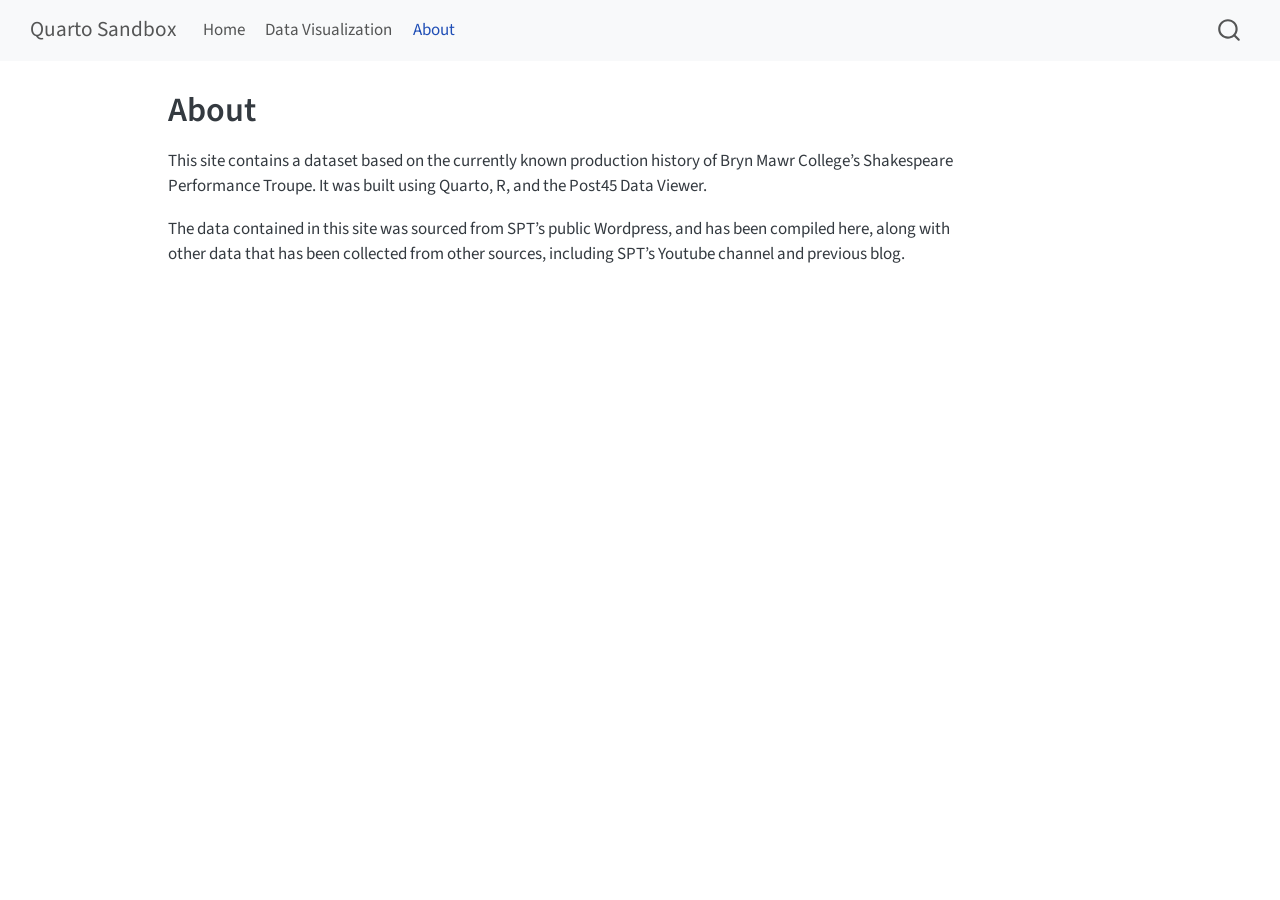
<file: _site/about.html>
<!DOCTYPE html>
<html xmlns="http://www.w3.org/1999/xhtml" lang="en" xml:lang="en"><head>

<meta charset="utf-8">
<meta name="generator" content="quarto-1.10.18">

<meta name="viewport" content="width=device-width, initial-scale=1.0, user-scalable=yes">


<title>About – Quarto Sandbox</title>
<style>
/* Default styles provided by pandoc.
** See https://pandoc.org/MANUAL.html#variables-for-html for config info.
*/
span.smallcaps{font-variant: small-caps;}
div.columns{display: flex; gap: 1.5em;}
div.column{flex: auto;}
@media screen {
div.columns{gap: min(4vw, 1.5em);}
div.column{overflow-x: auto;}
}
div.hanging-indent{margin-left: 1.5em; text-indent: -1.5em;}
ul.task-list{list-style: none;}
ul.task-list li input[type="checkbox"] {
  width: 0.8em;
  margin: 0 0.8em 0.2em -1em; /* quarto-specific, see https://github.com/quarto-dev/quarto-cli/issues/4556 */ 
  vertical-align: middle;
}
</style>


<script src="site_libs/quarto-nav/quarto-nav.js"></script>
<script src="site_libs/quarto-nav/headroom.min.js"></script>
<script src="site_libs/clipboard/clipboard.min.js"></script>
<script src="site_libs/quarto-search/autocomplete.umd.js"></script>
<script src="site_libs/quarto-search/fuse.min.js"></script>
<script src="site_libs/quarto-search/quarto-search.js"></script>
<meta name="quarto:offset" content="./">
<script src="site_libs/quarto-html/quarto.js" type="module"></script>
<script src="site_libs/quarto-html/tabsets/tabsets.js" type="module"></script>
<script src="site_libs/quarto-html/popper.min.js"></script>
<script src="site_libs/quarto-html/tippy.umd.min.js"></script>
<script src="site_libs/quarto-html/anchor.min.js"></script>
<link href="site_libs/quarto-html/tippy.css" rel="stylesheet">
<link href="site_libs/quarto-html/quarto-syntax-highlighting-64a204ab8560d761af7679ceaba22944.css" rel="stylesheet" id="quarto-text-highlighting-styles">
<script src="site_libs/bootstrap/bootstrap.min.js"></script>
<link href="site_libs/bootstrap/bootstrap-icons.css" rel="stylesheet">
<link href="site_libs/bootstrap/bootstrap-445b8638c3d06994fee0907d791121c4.min.css" rel="stylesheet" append-hash="true" id="quarto-bootstrap" data-mode="light">
<script id="quarto-search-options" type="application/json">{
  "location": "navbar",
  "copy-button": false,
  "collapse-after": 3,
  "panel-placement": "end",
  "type": "overlay",
  "limit": 50,
  "keyboard-shortcut": [
    "f",
    "/",
    "s"
  ],
  "show-item-context": false,
  "language": {
    "search-no-results-text": "No results",
    "search-matching-documents-text": "matching documents",
    "search-copy-link-title": "Copy link to search",
    "search-hide-matches-text": "Hide additional matches",
    "search-more-match-text": "more match in this document",
    "search-more-matches-text": "more matches in this document",
    "search-clear-button-title": "Clear",
    "search-text-placeholder": "",
    "search-detached-cancel-button-title": "Cancel",
    "search-submit-button-title": "Submit",
    "search-label": "Search"
  }
}</script>


<link rel="stylesheet" href="styles.css">
</head>

<body class="nav-fixed quarto-light">

<div id="quarto-search-results"></div>
  <header id="quarto-header" class="headroom fixed-top">
    <nav class="navbar navbar-expand-lg " data-bs-theme="dark">
      <div class="navbar-container container-fluid">
      <div class="navbar-brand-container mx-auto">
    <a class="navbar-brand" href="./index.html">
    <span class="navbar-title">Quarto Sandbox</span>
    </a>
  </div>
            <div id="quarto-search" class="" title="Search"></div>
          <button class="navbar-toggler" type="button" data-bs-toggle="collapse" data-bs-target="#navbarCollapse" aria-controls="navbarCollapse" role="menu" aria-expanded="false" aria-label="Toggle navigation" onclick="if (window.quartoToggleHeadroom) { window.quartoToggleHeadroom(); }">
  <span class="navbar-toggler-icon"></span>
</button>
          <div class="collapse navbar-collapse" id="navbarCollapse">
            <ul class="navbar-nav navbar-nav-scroll me-auto">
  <li class="nav-item">
    <a class="nav-link" href="./index.html"> 
<span class="menu-text">Home</span></a>
  </li>  
  <li class="nav-item">
    <a class="nav-link" href="./datavis.html"> 
<span class="menu-text">Data Visualization</span></a>
  </li>  
  <li class="nav-item">
    <a class="nav-link active" href="./about.html" aria-current="page"> 
<span class="menu-text">About</span></a>
  </li>  
</ul>
          </div> <!-- /navcollapse -->
            <div class="quarto-navbar-tools">
</div>
      </div> <!-- /container-fluid -->
    </nav>
</header>
<!-- content -->
<div id="quarto-content" class="quarto-container page-columns page-rows-contents page-layout-article page-navbar">
<!-- sidebar -->
<!-- margin-sidebar -->
    <div id="quarto-margin-sidebar" class="sidebar margin-sidebar zindex-bottom">
        
    </div>
<!-- main -->
<main class="content" id="quarto-document-content">

<header id="title-block-header" class="quarto-title-block default">
<div class="quarto-title">
<h1 class="title">About</h1>
</div>



<div class="quarto-title-meta">

    
  
    
  </div>
  


</header>


<p>This site contains a dataset based on the currently known production history of Bryn Mawr College’s Shakespeare Performance Troupe. It was built using Quarto, R, and the Post45 Data Viewer.</p>
<p>The data contained in this site was sourced from SPT’s public Wordpress, and has been compiled here, along with other data that has been collected from other sources, including SPT’s Youtube channel and previous blog.</p>



</main> <!-- /main -->
<script id="quarto-html-after-body" type="application/javascript">
  window.document.addEventListener("DOMContentLoaded", function (event) {
    const icon = "";
    const anchorJS = new window.AnchorJS();
    anchorJS.options = {
      placement: 'right',
      icon: icon
    };
    anchorJS.add('.anchored');
    const isCodeAnnotation = (el) => {
      for (const clz of el.classList) {
        if (clz.startsWith('code-annotation-')) {                     
          return true;
        }
      }
      return false;
    }
    const onCopySuccess = function(e) {
      // button target
      const button = e.trigger;
      // don't keep focus
      button.blur();
      // flash "checked"
      button.classList.add('code-copy-button-checked');
      var currentTitle = button.getAttribute("title");
      button.setAttribute("title", "Copied!");
      let tooltip;
      if (window.bootstrap) {
        button.setAttribute("data-bs-toggle", "tooltip");
        button.setAttribute("data-bs-placement", "left");
        button.setAttribute("data-bs-title", "Copied!");
        tooltip = new bootstrap.Tooltip(button, 
          { trigger: "manual", 
            customClass: "code-copy-button-tooltip",
            offset: [0, -8]});
        tooltip.show();    
      }
      setTimeout(function() {
        if (tooltip) {
          tooltip.hide();
          button.removeAttribute("data-bs-title");
          button.removeAttribute("data-bs-toggle");
          button.removeAttribute("data-bs-placement");
        }
        button.setAttribute("title", currentTitle);
        button.classList.remove('code-copy-button-checked');
      }, 1000);
      // clear code selection
      e.clearSelection();
    }
    const getTextToCopy = function(trigger) {
      const outerScaffold = trigger.parentElement.cloneNode(true);
      const codeEl = outerScaffold.querySelector('code');
      for (const childEl of codeEl.children) {
        if (isCodeAnnotation(childEl)) {
          childEl.remove();
        }
      }
      return codeEl.innerText;
    }
    const clipboard = new window.ClipboardJS('.code-copy-button:not([data-in-quarto-modal])', {
      text: getTextToCopy
    });
    clipboard.on('success', onCopySuccess);
    if (window.document.getElementById('quarto-embedded-source-code-modal')) {
      const clipboardModal = new window.ClipboardJS('.code-copy-button[data-in-quarto-modal]', {
        text: getTextToCopy,
        container: window.document.getElementById('quarto-embedded-source-code-modal')
      });
      clipboardModal.on('success', onCopySuccess);
    }
      var localhostRegex = new RegExp(/^(?:http|https):\/\/localhost\:?[0-9]*\//);
      var mailtoRegex = new RegExp(/^mailto:/);
        var filterRegex = new RegExp('/' + window.location.host + '/');
      var isInternal = (href) => {
          return filterRegex.test(href) || localhostRegex.test(href) || mailtoRegex.test(href);
      }
      // Inspect non-navigation links and adorn them if external
     var links = window.document.querySelectorAll('a[href]:not(.nav-link):not(.navbar-brand):not(.toc-action):not(.sidebar-link):not(.sidebar-item-toggle):not(.pagination-link):not(.no-external):not([aria-hidden]):not(.dropdown-item):not(.quarto-navigation-tool):not(.about-link)');
      for (var i=0; i<links.length; i++) {
        const link = links[i];
        if (!isInternal(link.href)) {
          // undo the damage that might have been done by quarto-nav.js in the case of
          // links that we want to consider external
          if (link.dataset.originalHref !== undefined) {
            link.href = link.dataset.originalHref;
          }
        }
      }
    function tippyHover(el, contentFn, onTriggerFn, onUntriggerFn) {
      const config = {
        allowHTML: true,
        maxWidth: 500,
        delay: 100,
        arrow: false,
        appendTo: function(el) {
            return el.parentElement;
        },
        interactive: true,
        interactiveBorder: 10,
        theme: 'quarto',
        placement: 'bottom-start',
      };
      if (contentFn) {
        config.content = contentFn;
      }
      if (onTriggerFn) {
        config.onTrigger = onTriggerFn;
      }
      if (onUntriggerFn) {
        config.onUntrigger = onUntriggerFn;
      }
      window.tippy(el, config); 
    }
    const noterefs = window.document.querySelectorAll('a[role="doc-noteref"]');
    for (var i=0; i<noterefs.length; i++) {
      const ref = noterefs[i];
      tippyHover(ref, function() {
        // use id or data attribute instead here
        let href = ref.getAttribute('data-footnote-href') || ref.getAttribute('href');
        try { href = new URL(href).hash; } catch {}
        const id = href.replace(/^#\/?/, "");
        const note = window.document.getElementById(id);
        if (note) {
          return note.innerHTML;
        } else {
          return "";
        }
      });
    }
    const xrefs = window.document.querySelectorAll('a.quarto-xref');
    const processXRef = (id, note) => {
      // Strip column container classes
      const stripColumnClz = (el) => {
        el.classList.remove("page-full", "page-columns");
        if (el.children) {
          for (const child of el.children) {
            stripColumnClz(child);
          }
        }
      }
      stripColumnClz(note)
      if (id === null || id.startsWith('sec-')) {
        // Special case sections, only their first couple elements
        const container = document.createElement("div");
        if (note.children && note.children.length > 2) {
          container.appendChild(note.children[0].cloneNode(true));
          for (let i = 1; i < note.children.length; i++) {
            const child = note.children[i];
            if (child.tagName === "P" && child.innerText === "") {
              continue;
            } else {
              container.appendChild(child.cloneNode(true));
              break;
            }
          }
          if (window.Quarto?.typesetMath) {
            window.Quarto.typesetMath(container);
          }
          return container.innerHTML
        } else {
          if (window.Quarto?.typesetMath) {
            window.Quarto.typesetMath(note);
          }
          return note.innerHTML;
        }
      } else {
        // Remove any anchor links if they are present
        const anchorLink = note.querySelector('a.anchorjs-link');
        if (anchorLink) {
          anchorLink.remove();
        }
        if (window.Quarto?.typesetMath) {
          window.Quarto.typesetMath(note);
        }
        if (note.classList.contains("callout")) {
          return note.outerHTML;
        } else {
          return note.innerHTML;
        }
      }
    }
    for (var i=0; i<xrefs.length; i++) {
      const xref = xrefs[i];
      tippyHover(xref, undefined, function(instance) {
        instance.disable();
        let url = xref.getAttribute('href');
        let hash = undefined; 
        if (url.startsWith('#')) {
          hash = url;
        } else {
          try { hash = new URL(url).hash; } catch {}
        }
        if (hash) {
          const id = hash.replace(/^#\/?/, "");
          const note = window.document.getElementById(id);
          if (note !== null) {
            try {
              const html = processXRef(id, note.cloneNode(true));
              instance.setContent(html);
            } finally {
              instance.enable();
              instance.show();
            }
          } else {
            // See if we can fetch this
            fetch(url.split('#')[0])
            .then(res => res.text())
            .then(html => {
              const parser = new DOMParser();
              const htmlDoc = parser.parseFromString(html, "text/html");
              const note = htmlDoc.getElementById(id);
              if (note !== null) {
                const html = processXRef(id, note);
                instance.setContent(html);
              } 
            }).finally(() => {
              instance.enable();
              instance.show();
            });
          }
        } else {
          // See if we can fetch a full url (with no hash to target)
          // This is a special case and we should probably do some content thinning / targeting
          fetch(url)
          .then(res => res.text())
          .then(html => {
            const parser = new DOMParser();
            const htmlDoc = parser.parseFromString(html, "text/html");
            const note = htmlDoc.querySelector('main.content');
            if (note !== null) {
              // This should only happen for chapter cross references
              // (since there is no id in the URL)
              // remove the first header
              if (note.children.length > 0 && note.children[0].tagName === "HEADER") {
                note.children[0].remove();
              }
              const html = processXRef(null, note);
              instance.setContent(html);
            } 
          }).finally(() => {
            instance.enable();
            instance.show();
          });
        }
      }, function(instance) {
      });
    }
        let selectedAnnoteEl;
        const selectorForAnnotation = ( cell, annotation) => {
          let cellAttr = 'data-code-cell="' + cell + '"';
          let lineAttr = 'data-code-annotation="' +  annotation + '"';
          const selector = 'span[' + cellAttr + '][' + lineAttr + ']';
          return selector;
        }
        const selectCodeLines = (annoteEl) => {
          const doc = window.document;
          const targetCell = annoteEl.getAttribute("data-target-cell");
          const targetAnnotation = annoteEl.getAttribute("data-target-annotation");
          const annoteSpan = window.document.querySelector(selectorForAnnotation(targetCell, targetAnnotation));
          const lines = annoteSpan.getAttribute("data-code-lines").split(",");
          const lineIds = lines.map((line) => {
            return targetCell + "-" + line;
          })
          let top = null;
          let height = null;
          let parent = null;
          if (lineIds.length > 0) {
              //compute the position of the single el (top and bottom and make a div)
              const el = window.document.getElementById(lineIds[0]);
              top = el.offsetTop;
              height = el.offsetHeight;
              parent = el.parentElement.parentElement;
            if (lineIds.length > 1) {
              const lastEl = window.document.getElementById(lineIds[lineIds.length - 1]);
              const bottom = lastEl.offsetTop + lastEl.offsetHeight;
              height = bottom - top;
            }
            if (top !== null && height !== null && parent !== null) {
              // cook up a div (if necessary) and position it 
              let div = window.document.getElementById("code-annotation-line-highlight");
              if (div === null) {
                div = window.document.createElement("div");
                div.setAttribute("id", "code-annotation-line-highlight");
                div.style.position = 'absolute';
                parent.appendChild(div);
              }
              div.style.top = top - 2 + "px";
              div.style.height = height + 4 + "px";
              div.style.left = 0;
              let gutterDiv = window.document.getElementById("code-annotation-line-highlight-gutter");
              if (gutterDiv === null) {
                gutterDiv = window.document.createElement("div");
                gutterDiv.setAttribute("id", "code-annotation-line-highlight-gutter");
                gutterDiv.style.position = 'absolute';
                const codeCell = window.document.getElementById(targetCell);
                const gutter = codeCell.querySelector('.code-annotation-gutter');
                gutter.appendChild(gutterDiv);
              }
              gutterDiv.style.top = top - 2 + "px";
              gutterDiv.style.height = height + 4 + "px";
            }
            selectedAnnoteEl = annoteEl;
          }
        };
        const unselectCodeLines = () => {
          const elementsIds = ["code-annotation-line-highlight", "code-annotation-line-highlight-gutter"];
          elementsIds.forEach((elId) => {
            const div = window.document.getElementById(elId);
            if (div) {
              div.remove();
            }
          });
          selectedAnnoteEl = undefined;
        };
          // Handle positioning of the toggle
      window.addEventListener(
        "resize",
        throttle(() => {
          elRect = undefined;
          if (selectedAnnoteEl) {
            selectCodeLines(selectedAnnoteEl);
          }
        }, 10)
      );
      function throttle(fn, ms) {
      let throttle = false;
      let timer;
        return (...args) => {
          if(!throttle) { // first call gets through
              fn.apply(this, args);
              throttle = true;
          } else { // all the others get throttled
              if(timer) clearTimeout(timer); // cancel #2
              timer = setTimeout(() => {
                fn.apply(this, args);
                timer = throttle = false;
              }, ms);
          }
        };
      }
        // Attach click handler to the DT
        const annoteDls = window.document.querySelectorAll('dt[data-target-cell]');
        for (const annoteDlNode of annoteDls) {
          annoteDlNode.addEventListener('click', (event) => {
            const clickedEl = event.target;
            if (clickedEl !== selectedAnnoteEl) {
              unselectCodeLines();
              const activeEl = window.document.querySelector('dt[data-target-cell].code-annotation-active');
              if (activeEl) {
                activeEl.classList.remove('code-annotation-active');
              }
              selectCodeLines(clickedEl);
              clickedEl.classList.add('code-annotation-active');
            } else {
              // Unselect the line
              unselectCodeLines();
              clickedEl.classList.remove('code-annotation-active');
            }
          });
        }
    const findCites = (el) => {
      const parentEl = el.parentElement;
      if (parentEl) {
        const cites = parentEl.dataset.cites;
        if (cites) {
          return {
            el,
            cites: cites.split(' ')
          };
        } else {
          return findCites(el.parentElement)
        }
      } else {
        return undefined;
      }
    };
    var bibliorefs = window.document.querySelectorAll('a[role="doc-biblioref"]');
    for (var i=0; i<bibliorefs.length; i++) {
      const ref = bibliorefs[i];
      const citeInfo = findCites(ref);
      if (citeInfo) {
        tippyHover(citeInfo.el, function() {
          var popup = window.document.createElement('div');
          citeInfo.cites.forEach(function(cite) {
            var citeDiv = window.document.createElement('div');
            citeDiv.classList.add('hanging-indent');
            citeDiv.classList.add('csl-entry');
            var biblioDiv = window.document.getElementById('ref-' + cite);
            if (biblioDiv) {
              citeDiv.innerHTML = biblioDiv.innerHTML;
            }
            popup.appendChild(citeDiv);
          });
          return popup.innerHTML;
        });
      }
    }
  });
  </script>
</div> <!-- /content -->




</body></html>
</file>
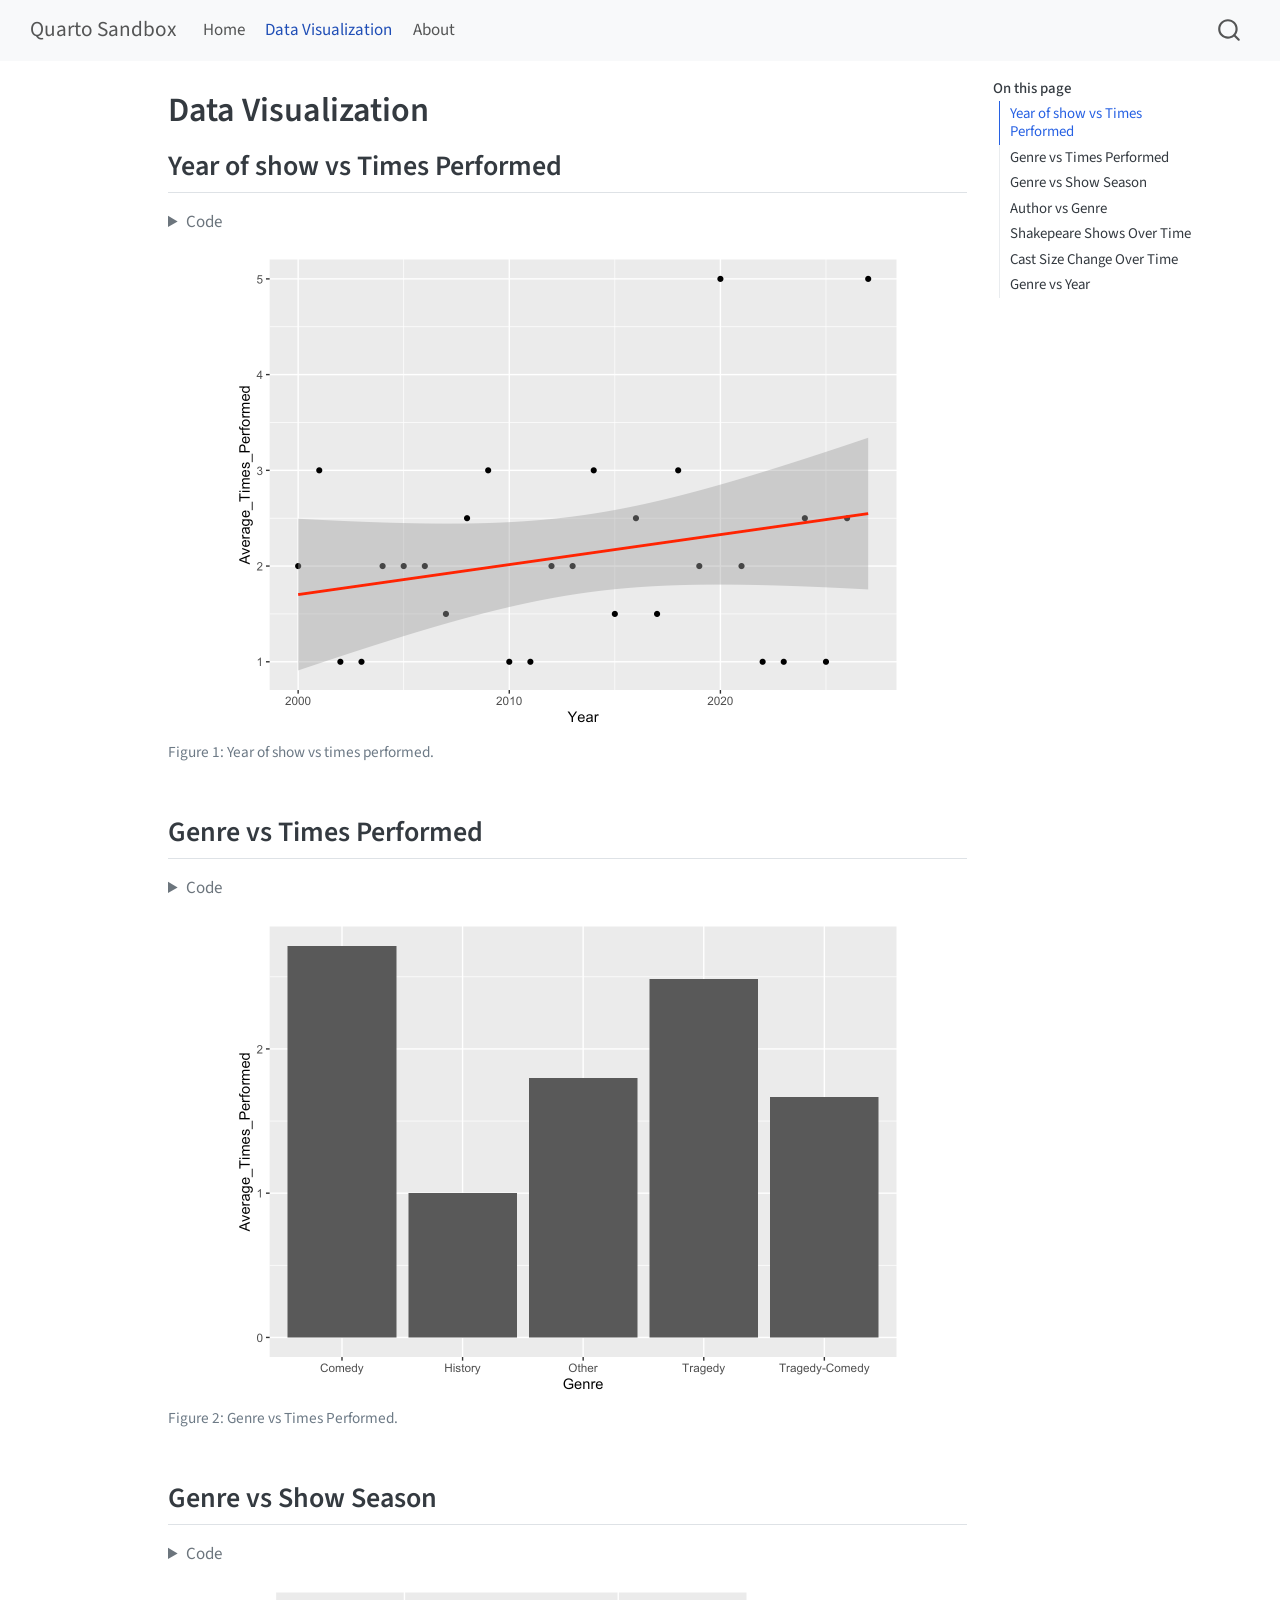
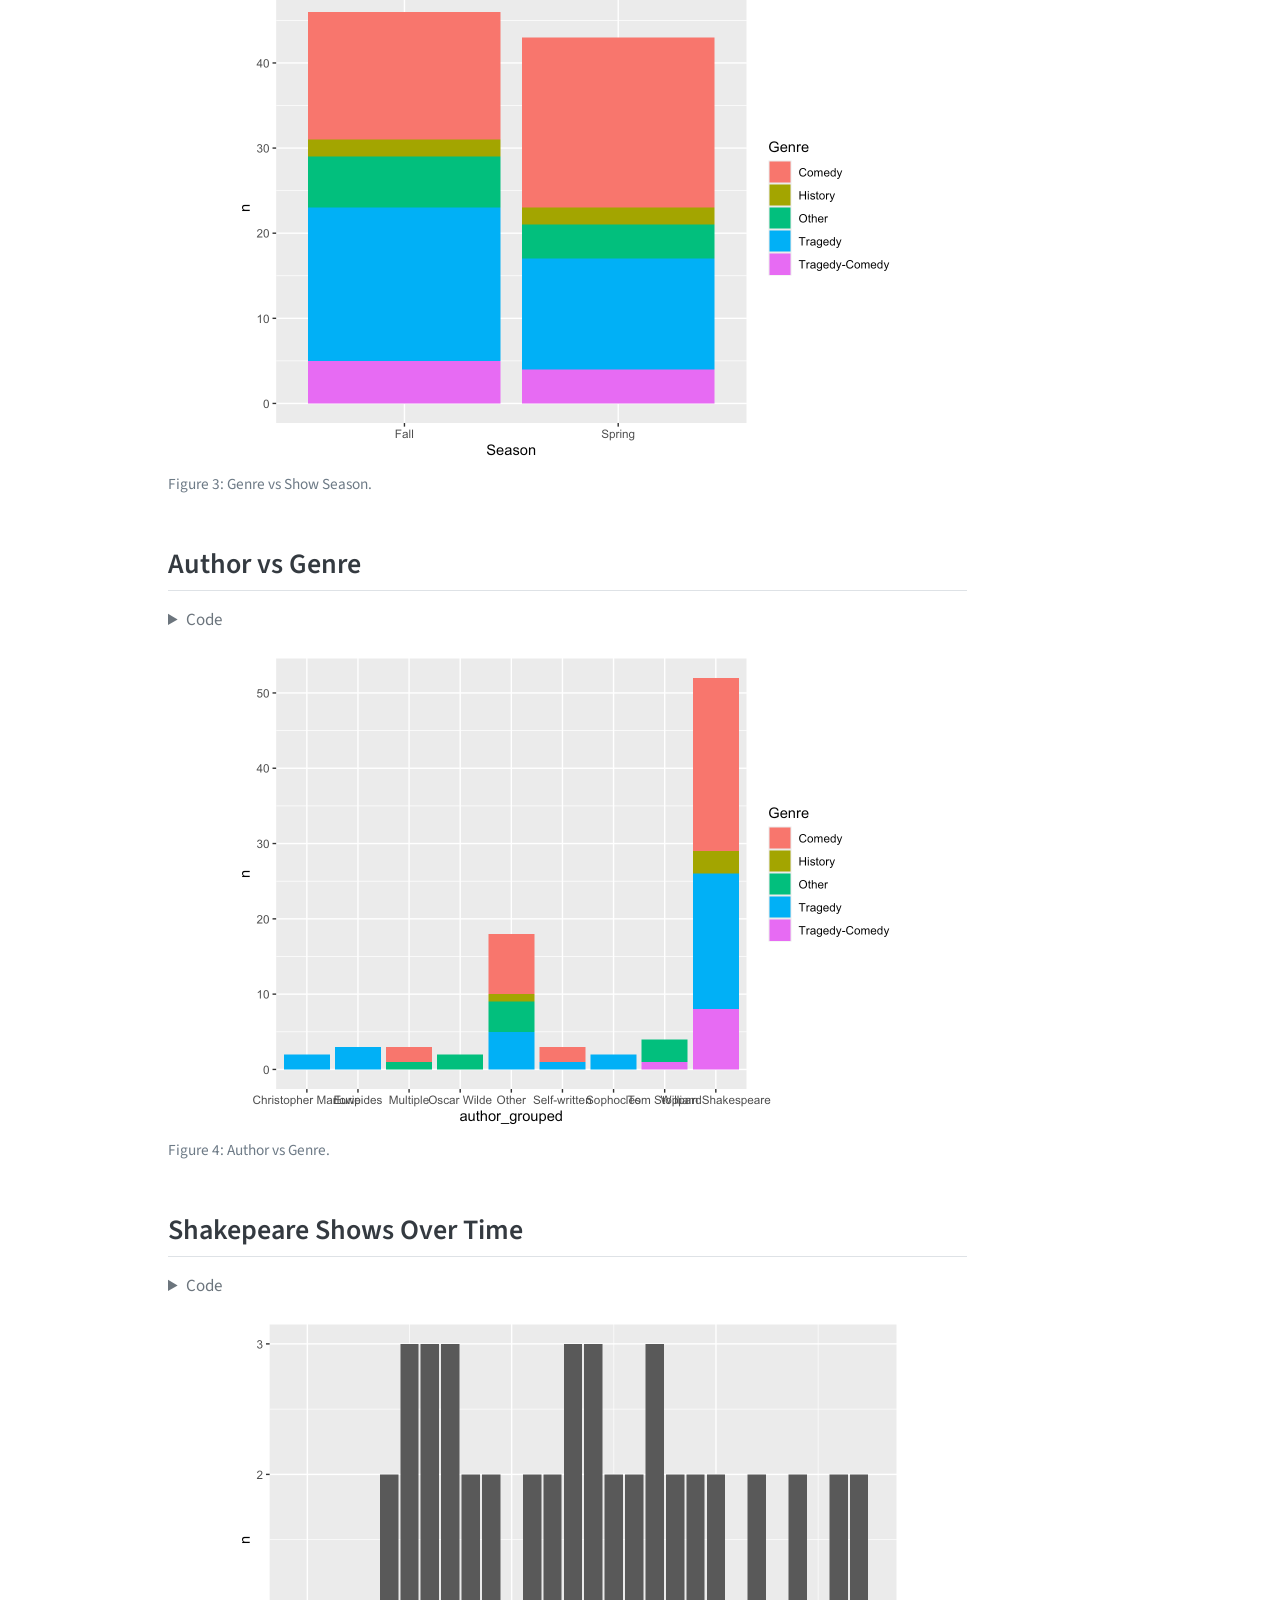
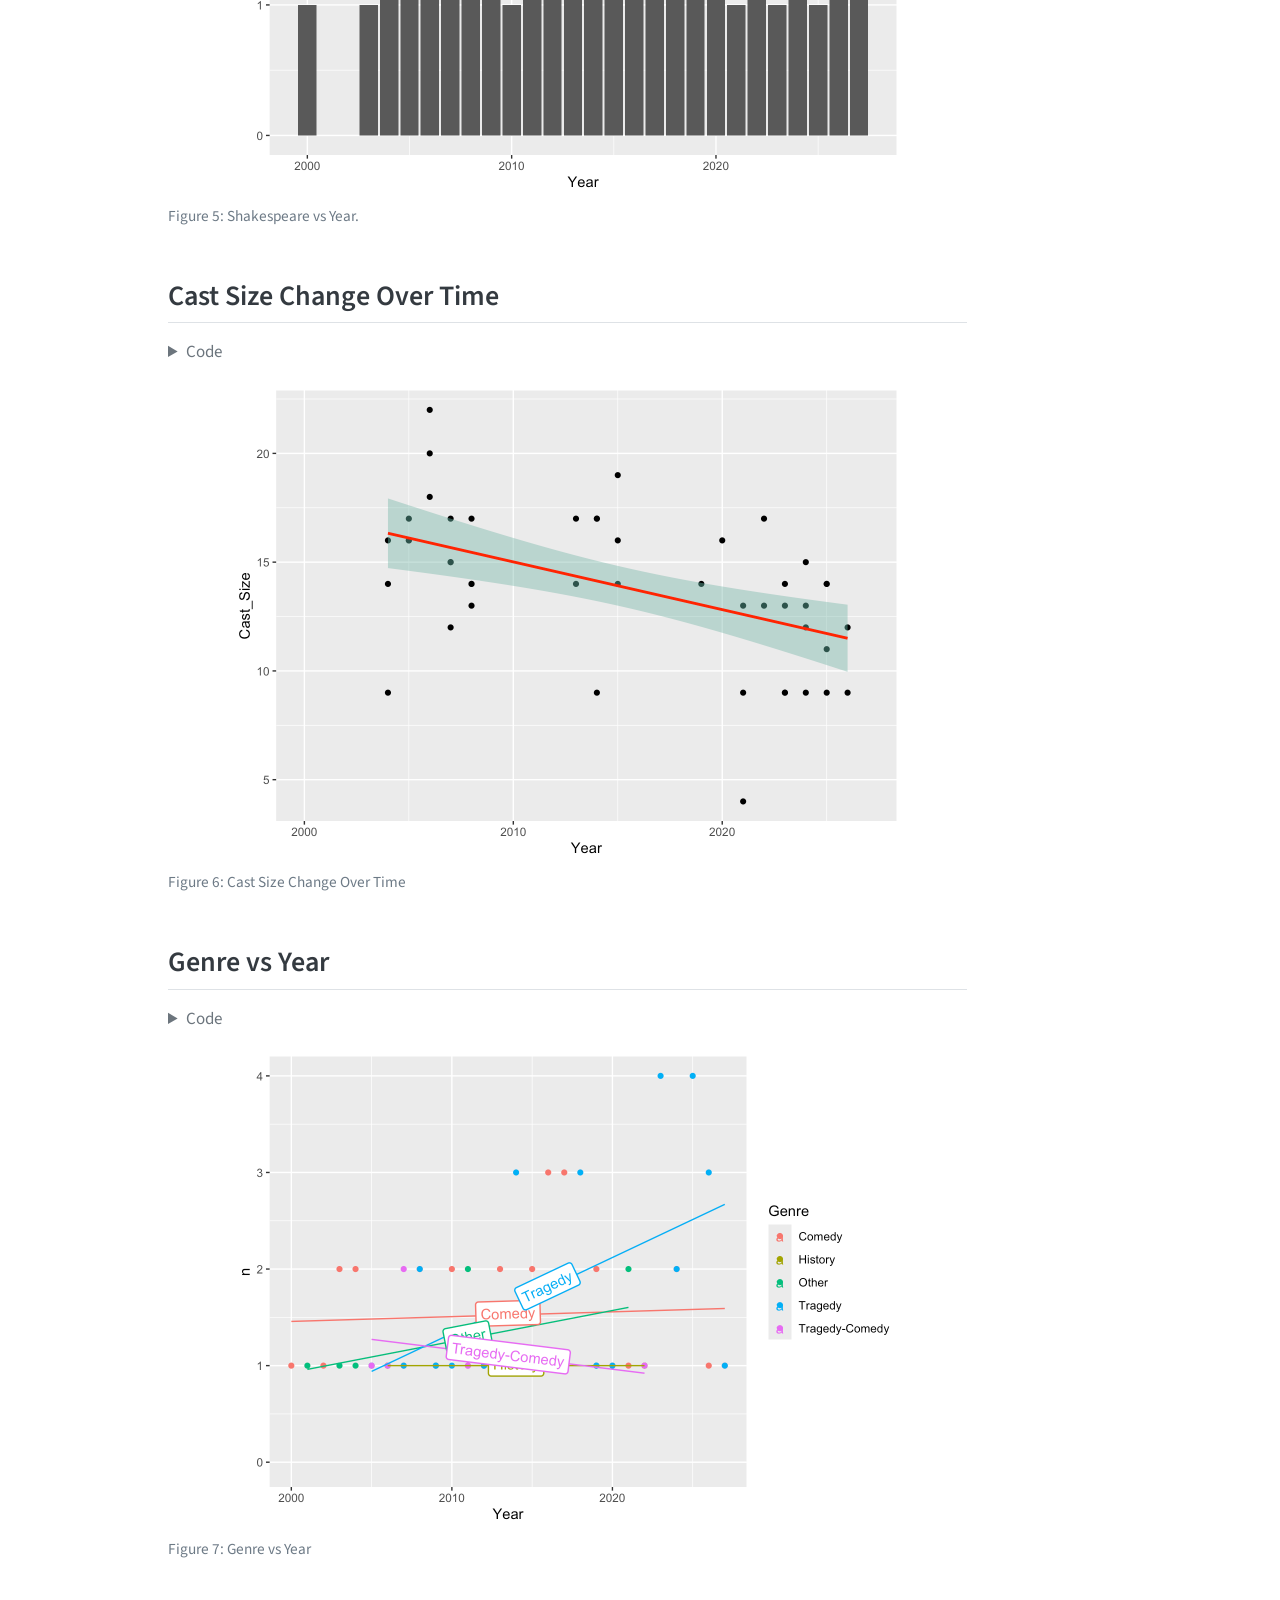
<file: _site/datavis.html>
<!DOCTYPE html>
<html xmlns="http://www.w3.org/1999/xhtml" lang="en" xml:lang="en"><head>

<meta charset="utf-8">
<meta name="generator" content="quarto-1.10.18">

<meta name="viewport" content="width=device-width, initial-scale=1.0, user-scalable=yes">


<title>Data Visualization – Quarto Sandbox</title>
<style>
/* Default styles provided by pandoc.
** See https://pandoc.org/MANUAL.html#variables-for-html for config info.
*/
span.smallcaps{font-variant: small-caps;}
div.columns{display: flex; gap: 1.5em;}
div.column{flex: auto;}
@media screen {
div.columns{gap: min(4vw, 1.5em);}
div.column{overflow-x: auto;}
}
div.hanging-indent{margin-left: 1.5em; text-indent: -1.5em;}
ul.task-list{list-style: none;}
ul.task-list li input[type="checkbox"] {
  width: 0.8em;
  margin: 0 0.8em 0.2em -1em; /* quarto-specific, see https://github.com/quarto-dev/quarto-cli/issues/4556 */ 
  vertical-align: middle;
}
/* CSS for syntax highlighting */
html { -webkit-text-size-adjust: 100%; }
pre > code.sourceCode { white-space: pre; position: relative; }
pre > code.sourceCode > span { display: inline-block; line-height: 1.25; }
pre > code.sourceCode > span:empty { height: 1.2em; }
.sourceCode { overflow: visible; }
code.sourceCode > span { color: inherit; text-decoration: inherit; }
div.sourceCode { margin: 1em 0; }
pre.sourceCode { margin: 0; }
@media screen {
div.sourceCode { overflow: auto; }
}
@media print {
pre > code.sourceCode { white-space: pre-wrap; }
pre > code.sourceCode > span { text-indent: -5em; padding-left: 5em; }
}
pre.numberSource code
  { counter-reset: source-line 0; }
pre.numberSource code > span
  { position: relative; left: -4em; counter-increment: source-line; }
pre.numberSource code > span > a:first-child::before
  { content: counter(source-line);
    position: relative; left: -1em; text-align: right; vertical-align: baseline;
    border: none; display: inline-block;
    -webkit-touch-callout: none; -webkit-user-select: none;
    -khtml-user-select: none; -moz-user-select: none;
    -ms-user-select: none; user-select: none;
    padding: 0 4px; width: 4em;
  }
pre.numberSource { margin-left: 3em;  padding-left: 4px; }
div.sourceCode
  {   }
@media screen {
pre > code.sourceCode > span > a:first-child::before { text-decoration: underline; }
}
</style>


<script src="site_libs/quarto-nav/quarto-nav.js"></script>
<script src="site_libs/quarto-nav/headroom.min.js"></script>
<script src="site_libs/clipboard/clipboard.min.js"></script>
<script src="site_libs/quarto-search/autocomplete.umd.js"></script>
<script src="site_libs/quarto-search/fuse.min.js"></script>
<script src="site_libs/quarto-search/quarto-search.js"></script>
<meta name="quarto:offset" content="./">
<script src="site_libs/quarto-html/quarto.js" type="module"></script>
<script src="site_libs/quarto-html/tabsets/tabsets.js" type="module"></script>
<script src="site_libs/quarto-html/popper.min.js"></script>
<script src="site_libs/quarto-html/tippy.umd.min.js"></script>
<script src="site_libs/quarto-html/anchor.min.js"></script>
<link href="site_libs/quarto-html/tippy.css" rel="stylesheet">
<link href="site_libs/quarto-html/quarto-syntax-highlighting-64a204ab8560d761af7679ceaba22944.css" rel="stylesheet" id="quarto-text-highlighting-styles">
<script src="site_libs/bootstrap/bootstrap.min.js"></script>
<link href="site_libs/bootstrap/bootstrap-icons.css" rel="stylesheet">
<link href="site_libs/bootstrap/bootstrap-445b8638c3d06994fee0907d791121c4.min.css" rel="stylesheet" append-hash="true" id="quarto-bootstrap" data-mode="light">
<script id="quarto-search-options" type="application/json">{
  "location": "navbar",
  "copy-button": false,
  "collapse-after": 3,
  "panel-placement": "end",
  "type": "overlay",
  "limit": 50,
  "keyboard-shortcut": [
    "f",
    "/",
    "s"
  ],
  "show-item-context": false,
  "language": {
    "search-no-results-text": "No results",
    "search-matching-documents-text": "matching documents",
    "search-copy-link-title": "Copy link to search",
    "search-hide-matches-text": "Hide additional matches",
    "search-more-match-text": "more match in this document",
    "search-more-matches-text": "more matches in this document",
    "search-clear-button-title": "Clear",
    "search-text-placeholder": "",
    "search-detached-cancel-button-title": "Cancel",
    "search-submit-button-title": "Submit",
    "search-label": "Search"
  }
}</script>


<link rel="stylesheet" href="styles.css">
</head>

<body class="nav-fixed quarto-light">

<div id="quarto-search-results"></div>
  <header id="quarto-header" class="headroom fixed-top">
    <nav class="navbar navbar-expand-lg " data-bs-theme="dark">
      <div class="navbar-container container-fluid">
      <div class="navbar-brand-container mx-auto">
    <a class="navbar-brand" href="./index.html">
    <span class="navbar-title">Quarto Sandbox</span>
    </a>
  </div>
            <div id="quarto-search" class="" title="Search"></div>
          <button class="navbar-toggler" type="button" data-bs-toggle="collapse" data-bs-target="#navbarCollapse" aria-controls="navbarCollapse" role="menu" aria-expanded="false" aria-label="Toggle navigation" onclick="if (window.quartoToggleHeadroom) { window.quartoToggleHeadroom(); }">
  <span class="navbar-toggler-icon"></span>
</button>
          <div class="collapse navbar-collapse" id="navbarCollapse">
            <ul class="navbar-nav navbar-nav-scroll me-auto">
  <li class="nav-item">
    <a class="nav-link" href="./index.html"> 
<span class="menu-text">Home</span></a>
  </li>  
  <li class="nav-item">
    <a class="nav-link active" href="./datavis.html" aria-current="page"> 
<span class="menu-text">Data Visualization</span></a>
  </li>  
  <li class="nav-item">
    <a class="nav-link" href="./about.html"> 
<span class="menu-text">About</span></a>
  </li>  
</ul>
          </div> <!-- /navcollapse -->
            <div class="quarto-navbar-tools">
</div>
      </div> <!-- /container-fluid -->
    </nav>
</header>
<!-- content -->
<div id="quarto-content" class="quarto-container page-columns page-rows-contents page-layout-article page-navbar">
<!-- sidebar -->
<!-- margin-sidebar -->
    <div id="quarto-margin-sidebar" class="sidebar margin-sidebar">
        <nav id="TOC" role="doc-toc" class="toc-active">
    <h2 id="toc-title">On this page</h2>
   
  <ul>
  <li><a href="#year-of-show-vs-times-performed" id="toc-year-of-show-vs-times-performed" class="nav-link active" data-scroll-target="#year-of-show-vs-times-performed">Year of show vs Times Performed</a></li>
  <li><a href="#genre-vs-times-performed" id="toc-genre-vs-times-performed" class="nav-link" data-scroll-target="#genre-vs-times-performed">Genre vs Times Performed</a></li>
  <li><a href="#genre-vs-show-season" id="toc-genre-vs-show-season" class="nav-link" data-scroll-target="#genre-vs-show-season">Genre vs Show Season</a></li>
  <li><a href="#author-vs-genre" id="toc-author-vs-genre" class="nav-link" data-scroll-target="#author-vs-genre">Author vs Genre</a></li>
  <li><a href="#shakepeare-shows-over-time" id="toc-shakepeare-shows-over-time" class="nav-link" data-scroll-target="#shakepeare-shows-over-time">Shakepeare Shows Over Time</a></li>
  <li><a href="#cast-size-change-over-time" id="toc-cast-size-change-over-time" class="nav-link" data-scroll-target="#cast-size-change-over-time">Cast Size Change Over Time</a></li>
  <li><a href="#genre-vs-year" id="toc-genre-vs-year" class="nav-link" data-scroll-target="#genre-vs-year">Genre vs Year</a></li>
  </ul>
</nav>
    </div>
<!-- main -->
<main class="content" id="quarto-document-content">

<header id="title-block-header" class="quarto-title-block default">
<div class="quarto-title">
<h1 class="title">Data Visualization</h1>
</div>



<div class="quarto-title-meta">

    
  
    
  </div>
  


</header>


<section id="year-of-show-vs-times-performed" class="level2">
<h2 class="anchored" data-anchor-id="year-of-show-vs-times-performed">Year of show vs Times Performed</h2>
<div class="cell">
<details class="code-fold">
<summary>Code</summary>
<div class="code-copy-outer-scaffold"><div class="sourceCode cell-code" id="cb1"><pre class="sourceCode r code-with-copy"><code class="sourceCode r"><span id="cb1-1"><a href="#cb1-1" aria-hidden="true" tabindex="-1"></a><span class="fu">library</span>(ggplot2)</span>
<span id="cb1-2"><a href="#cb1-2" aria-hidden="true" tabindex="-1"></a><span class="fu">library</span> (dplyr)</span>
<span id="cb1-3"><a href="#cb1-3" aria-hidden="true" tabindex="-1"></a></span>
<span id="cb1-4"><a href="#cb1-4" aria-hidden="true" tabindex="-1"></a>proddata <span class="ot">&lt;-</span> <span class="fu">read.csv</span>(<span class="st">"https://raw.githubusercontent.com/annika-bergstrom/csv-data-/refs/heads/main/SPT%20Production%20History%20-%20Sheet1.csv"</span>)</span>
<span id="cb1-5"><a href="#cb1-5" aria-hidden="true" tabindex="-1"></a></span>
<span id="cb1-6"><a href="#cb1-6" aria-hidden="true" tabindex="-1"></a><span class="fu">names</span>(proddata)[<span class="fu">names</span>(proddata) <span class="sc">==</span> <span class="st">"Times Performed"</span>] <span class="ot">&lt;-</span> <span class="st">"Times_Performed"</span></span>
<span id="cb1-7"><a href="#cb1-7" aria-hidden="true" tabindex="-1"></a></span>
<span id="cb1-8"><a href="#cb1-8" aria-hidden="true" tabindex="-1"></a>year_average <span class="ot">&lt;-</span> proddata <span class="sc">%&gt;%</span></span>
<span id="cb1-9"><a href="#cb1-9" aria-hidden="true" tabindex="-1"></a>  <span class="fu">group_by</span>(Year) <span class="sc">%&gt;%</span></span>
<span id="cb1-10"><a href="#cb1-10" aria-hidden="true" tabindex="-1"></a>  <span class="fu">summarise</span>(<span class="at">Average_Times_Performed =</span> <span class="fu">median</span>(Times_Performed, <span class="at">na.rm =</span> <span class="cn">TRUE</span>))</span>
<span id="cb1-11"><a href="#cb1-11" aria-hidden="true" tabindex="-1"></a></span>
<span id="cb1-12"><a href="#cb1-12" aria-hidden="true" tabindex="-1"></a><span class="co"># Barplot</span></span>
<span id="cb1-13"><a href="#cb1-13" aria-hidden="true" tabindex="-1"></a><span class="fu">ggplot</span>(year_average, <span class="fu">aes</span>(<span class="at">x=</span>Year, <span class="at">y=</span>Average_Times_Performed)) <span class="sc">+</span> </span>
<span id="cb1-14"><a href="#cb1-14" aria-hidden="true" tabindex="-1"></a>  <span class="fu">geom_point</span>(<span class="at">stat =</span> <span class="st">"identity"</span>) <span class="sc">+</span> <span class="fu">geom_smooth</span>(<span class="at">method =</span> <span class="st">"lm"</span>, <span class="at">formula =</span> y <span class="sc">~</span> <span class="fu">poly</span>(x, <span class="dv">1</span>), <span class="at">color =</span> <span class="st">"red"</span>, <span class="at">se =</span> <span class="cn">TRUE</span>)</span></code></pre></div><button title="Copy to Clipboard" class="code-copy-button"><i class="bi"></i></button></div>
</details>
<div class="cell-output-display">
<div id="fig-yearvsperformed" class="quarto-float quarto-figure quarto-figure-center anchored">
<figure class="quarto-float quarto-float-fig figure">
<div aria-describedby="fig-yearvsperformed-caption-0ceaefa1-69ba-4598-a22c-09a6ac19f8ca">
<img src="datavis_files/figure-html/fig-yearvsperformed-1.png" class="img-fluid figure-img" width="672">
</div>
<figcaption class="quarto-float-caption-bottom quarto-float-caption quarto-float-fig" id="fig-yearvsperformed-caption-0ceaefa1-69ba-4598-a22c-09a6ac19f8ca">
Figure&nbsp;1: Year of show vs times performed.
</figcaption>
</figure>
</div>
</div>
</div>
</section>
<section id="genre-vs-times-performed" class="level2">
<h2 class="anchored" data-anchor-id="genre-vs-times-performed">Genre vs Times Performed</h2>
<div class="cell">
<details class="code-fold">
<summary>Code</summary>
<div class="code-copy-outer-scaffold"><div class="sourceCode cell-code" id="cb2"><pre class="sourceCode r code-with-copy"><code class="sourceCode r"><span id="cb2-1"><a href="#cb2-1" aria-hidden="true" tabindex="-1"></a><span class="fu">library</span>(ggplot2)</span>
<span id="cb2-2"><a href="#cb2-2" aria-hidden="true" tabindex="-1"></a><span class="fu">library</span> (dplyr)</span>
<span id="cb2-3"><a href="#cb2-3" aria-hidden="true" tabindex="-1"></a><span class="fu">library</span> (ggiraph)</span>
<span id="cb2-4"><a href="#cb2-4" aria-hidden="true" tabindex="-1"></a></span>
<span id="cb2-5"><a href="#cb2-5" aria-hidden="true" tabindex="-1"></a>proddata <span class="ot">&lt;-</span> <span class="fu">read.csv</span>(<span class="st">"https://raw.githubusercontent.com/annika-bergstrom/csv-data-/refs/heads/main/SPT%20Production%20History%20-%20Sheet1.csv"</span>)</span>
<span id="cb2-6"><a href="#cb2-6" aria-hidden="true" tabindex="-1"></a></span>
<span id="cb2-7"><a href="#cb2-7" aria-hidden="true" tabindex="-1"></a><span class="fu">names</span>(proddata)[<span class="fu">names</span>(proddata) <span class="sc">==</span> <span class="st">"Times Performed"</span>] <span class="ot">&lt;-</span> <span class="st">"Times_Performed"</span></span>
<span id="cb2-8"><a href="#cb2-8" aria-hidden="true" tabindex="-1"></a></span>
<span id="cb2-9"><a href="#cb2-9" aria-hidden="true" tabindex="-1"></a>genre_average <span class="ot">&lt;-</span> proddata <span class="sc">%&gt;%</span></span>
<span id="cb2-10"><a href="#cb2-10" aria-hidden="true" tabindex="-1"></a>  <span class="fu">group_by</span>(Genre) <span class="sc">%&gt;%</span></span>
<span id="cb2-11"><a href="#cb2-11" aria-hidden="true" tabindex="-1"></a>  <span class="fu">summarise</span>(<span class="at">Average_Times_Performed =</span> <span class="fu">mean</span>(Times_Performed, <span class="at">na.rm =</span> <span class="cn">TRUE</span>))</span>
<span id="cb2-12"><a href="#cb2-12" aria-hidden="true" tabindex="-1"></a></span>
<span id="cb2-13"><a href="#cb2-13" aria-hidden="true" tabindex="-1"></a><span class="co"># Barplot</span></span>
<span id="cb2-14"><a href="#cb2-14" aria-hidden="true" tabindex="-1"></a><span class="fu">ggplot</span>(genre_average, <span class="fu">aes</span>(<span class="at">x=</span>Genre, <span class="at">y=</span>Average_Times_Performed)) <span class="sc">+</span> </span>
<span id="cb2-15"><a href="#cb2-15" aria-hidden="true" tabindex="-1"></a>  <span class="fu">geom_bar_interactive</span>(<span class="at">hover_nearest =</span> <span class="cn">TRUE</span>, <span class="fu">aes</span>(<span class="at">tooltip =</span> <span class="fu">paste</span>(<span class="st">"Genre:"</span>, Genre, <span class="st">"</span><span class="sc">\n</span><span class="st">Average Times Performed:"</span>, <span class="fu">round</span>(Average_Times_Performed, <span class="dv">2</span>))), <span class="at">stat =</span> <span class="st">"identity"</span>) </span></code></pre></div><button title="Copy to Clipboard" class="code-copy-button"><i class="bi"></i></button></div>
</details>
<div class="cell-output-display">
<div id="fig-genrevsperformed" class="quarto-float quarto-figure quarto-figure-center anchored">
<figure class="quarto-float quarto-float-fig figure">
<div aria-describedby="fig-genrevsperformed-caption-0ceaefa1-69ba-4598-a22c-09a6ac19f8ca">
<img src="datavis_files/figure-html/fig-genrevsperformed-1.png" class="img-fluid figure-img" width="672">
</div>
<figcaption class="quarto-float-caption-bottom quarto-float-caption quarto-float-fig" id="fig-genrevsperformed-caption-0ceaefa1-69ba-4598-a22c-09a6ac19f8ca">
Figure&nbsp;2: Genre vs Times Performed.
</figcaption>
</figure>
</div>
</div>
</div>
</section>
<section id="genre-vs-show-season" class="level2">
<h2 class="anchored" data-anchor-id="genre-vs-show-season">Genre vs Show Season</h2>
<div class="cell">
<details class="code-fold">
<summary>Code</summary>
<div class="code-copy-outer-scaffold"><div class="sourceCode cell-code" id="cb3"><pre class="sourceCode r code-with-copy"><code class="sourceCode r"><span id="cb3-1"><a href="#cb3-1" aria-hidden="true" tabindex="-1"></a><span class="fu">library</span>(ggplot2)</span>
<span id="cb3-2"><a href="#cb3-2" aria-hidden="true" tabindex="-1"></a><span class="fu">library</span>(dplyr)</span>
<span id="cb3-3"><a href="#cb3-3" aria-hidden="true" tabindex="-1"></a></span>
<span id="cb3-4"><a href="#cb3-4" aria-hidden="true" tabindex="-1"></a></span>
<span id="cb3-5"><a href="#cb3-5" aria-hidden="true" tabindex="-1"></a>proddata <span class="ot">&lt;-</span> <span class="fu">read.csv</span>(<span class="st">"https://raw.githubusercontent.com/annika-bergstrom/csv-data-/refs/heads/main/SPT%20Production%20History%20-%20Sheet1.csv"</span>)</span>
<span id="cb3-6"><a href="#cb3-6" aria-hidden="true" tabindex="-1"></a></span>
<span id="cb3-7"><a href="#cb3-7" aria-hidden="true" tabindex="-1"></a><span class="co"># variable assignment </span></span>
<span id="cb3-8"><a href="#cb3-8" aria-hidden="true" tabindex="-1"></a><span class="fu">names</span>(proddata)[<span class="fu">names</span>(proddata) <span class="sc">==</span> <span class="st">"Times Performed"</span>] <span class="ot">&lt;-</span> <span class="st">"Times_Performed"</span></span>
<span id="cb3-9"><a href="#cb3-9" aria-hidden="true" tabindex="-1"></a></span>
<span id="cb3-10"><a href="#cb3-10" aria-hidden="true" tabindex="-1"></a><span class="fu">names</span>(proddata)[<span class="fu">names</span>(proddata) <span class="sc">==</span> <span class="st">"Fall "</span>] <span class="ot">&lt;-</span> <span class="st">"Fall"</span></span>
<span id="cb3-11"><a href="#cb3-11" aria-hidden="true" tabindex="-1"></a></span>
<span id="cb3-12"><a href="#cb3-12" aria-hidden="true" tabindex="-1"></a>season_counts <span class="ot">&lt;-</span> proddata <span class="sc">%&gt;%</span></span>
<span id="cb3-13"><a href="#cb3-13" aria-hidden="true" tabindex="-1"></a>  <span class="fu">count</span>(Season)</span>
<span id="cb3-14"><a href="#cb3-14" aria-hidden="true" tabindex="-1"></a>season_genre_counts <span class="ot">&lt;-</span> proddata <span class="sc">%&gt;%</span></span>
<span id="cb3-15"><a href="#cb3-15" aria-hidden="true" tabindex="-1"></a>  <span class="fu">count</span>(Season, Genre)</span>
<span id="cb3-16"><a href="#cb3-16" aria-hidden="true" tabindex="-1"></a></span>
<span id="cb3-17"><a href="#cb3-17" aria-hidden="true" tabindex="-1"></a><span class="co"># Barplot</span></span>
<span id="cb3-18"><a href="#cb3-18" aria-hidden="true" tabindex="-1"></a><span class="fu">ggplot</span>(season_genre_counts, <span class="fu">aes</span>(<span class="at">fill=</span>Genre, <span class="at">x=</span>Season, <span class="at">y=</span> n)) <span class="sc">+</span> </span>
<span id="cb3-19"><a href="#cb3-19" aria-hidden="true" tabindex="-1"></a>  <span class="fu">geom_bar</span>(<span class="at">position =</span> <span class="st">"stack"</span>, <span class="at">stat =</span> <span class="st">"identity"</span>)</span></code></pre></div><button title="Copy to Clipboard" class="code-copy-button"><i class="bi"></i></button></div>
</details>
<div class="cell-output-display">
<div id="fig-genrevsseason" class="quarto-float quarto-figure quarto-figure-center anchored">
<figure class="quarto-float quarto-float-fig figure">
<div aria-describedby="fig-genrevsseason-caption-0ceaefa1-69ba-4598-a22c-09a6ac19f8ca">
<img src="datavis_files/figure-html/fig-genrevsseason-1.png" class="img-fluid figure-img" width="672">
</div>
<figcaption class="quarto-float-caption-bottom quarto-float-caption quarto-float-fig" id="fig-genrevsseason-caption-0ceaefa1-69ba-4598-a22c-09a6ac19f8ca">
Figure&nbsp;3: Genre vs Show Season.
</figcaption>
</figure>
</div>
</div>
</div>
</section>
<section id="author-vs-genre" class="level2">
<h2 class="anchored" data-anchor-id="author-vs-genre">Author vs Genre</h2>
<div class="cell">
<details class="code-fold">
<summary>Code</summary>
<div class="code-copy-outer-scaffold"><div class="sourceCode cell-code" id="cb4"><pre class="sourceCode r code-with-copy"><code class="sourceCode r"><span id="cb4-1"><a href="#cb4-1" aria-hidden="true" tabindex="-1"></a><span class="fu">library</span>(ggplot2)</span>
<span id="cb4-2"><a href="#cb4-2" aria-hidden="true" tabindex="-1"></a><span class="fu">library</span>(dplyr)</span>
<span id="cb4-3"><a href="#cb4-3" aria-hidden="true" tabindex="-1"></a></span>
<span id="cb4-4"><a href="#cb4-4" aria-hidden="true" tabindex="-1"></a>proddata <span class="ot">&lt;-</span> <span class="fu">read.csv</span>(<span class="st">"https://raw.githubusercontent.com/annika-bergstrom/csv-data-/refs/heads/main/SPT%20Production%20History%20-%20Sheet1.csv"</span>)</span>
<span id="cb4-5"><a href="#cb4-5" aria-hidden="true" tabindex="-1"></a></span>
<span id="cb4-6"><a href="#cb4-6" aria-hidden="true" tabindex="-1"></a>author_counts <span class="ot">&lt;-</span> proddata <span class="sc">%&gt;%</span></span>
<span id="cb4-7"><a href="#cb4-7" aria-hidden="true" tabindex="-1"></a>  <span class="fu">count</span>(Author)</span>
<span id="cb4-8"><a href="#cb4-8" aria-hidden="true" tabindex="-1"></a>genre_author_counts <span class="ot">&lt;-</span> proddata <span class="sc">%&gt;%</span></span>
<span id="cb4-9"><a href="#cb4-9" aria-hidden="true" tabindex="-1"></a>  <span class="fu">count</span>(Author, Genre)</span>
<span id="cb4-10"><a href="#cb4-10" aria-hidden="true" tabindex="-1"></a></span>
<span id="cb4-11"><a href="#cb4-11" aria-hidden="true" tabindex="-1"></a>proddata_grouped <span class="ot">&lt;-</span> proddata <span class="sc">%&gt;%</span></span>
<span id="cb4-12"><a href="#cb4-12" aria-hidden="true" tabindex="-1"></a>  <span class="fu">add_count</span>(Author, <span class="at">name =</span> <span class="st">"author_total"</span>) <span class="sc">%&gt;%</span></span>
<span id="cb4-13"><a href="#cb4-13" aria-hidden="true" tabindex="-1"></a>  <span class="fu">mutate</span>(</span>
<span id="cb4-14"><a href="#cb4-14" aria-hidden="true" tabindex="-1"></a>    <span class="at">author_grouped =</span> <span class="fu">if_else</span>(author_total <span class="sc">==</span> <span class="dv">1</span>, <span class="st">"Other"</span>, Author)</span>
<span id="cb4-15"><a href="#cb4-15" aria-hidden="true" tabindex="-1"></a>  )</span>
<span id="cb4-16"><a href="#cb4-16" aria-hidden="true" tabindex="-1"></a><span class="co"># Count by grouped author and genre</span></span>
<span id="cb4-17"><a href="#cb4-17" aria-hidden="true" tabindex="-1"></a>plot_data <span class="ot">&lt;-</span> proddata_grouped <span class="sc">%&gt;%</span></span>
<span id="cb4-18"><a href="#cb4-18" aria-hidden="true" tabindex="-1"></a>  <span class="fu">count</span>(author_grouped, Genre)</span>
<span id="cb4-19"><a href="#cb4-19" aria-hidden="true" tabindex="-1"></a></span>
<span id="cb4-20"><a href="#cb4-20" aria-hidden="true" tabindex="-1"></a><span class="co"># Barplot</span></span>
<span id="cb4-21"><a href="#cb4-21" aria-hidden="true" tabindex="-1"></a><span class="fu">ggplot</span>(plot_data, <span class="fu">aes</span>(<span class="at">fill=</span>Genre, <span class="at">x=</span>author_grouped, <span class="at">y=</span> n)) <span class="sc">+</span> </span>
<span id="cb4-22"><a href="#cb4-22" aria-hidden="true" tabindex="-1"></a>  <span class="fu">geom_bar</span>(<span class="at">position =</span> <span class="st">"stack"</span>, <span class="at">stat =</span> <span class="st">"identity"</span>)</span></code></pre></div><button title="Copy to Clipboard" class="code-copy-button"><i class="bi"></i></button></div>
</details>
<div class="cell-output-display">
<div id="fig-authorvsgenre" class="quarto-float quarto-figure quarto-figure-center anchored">
<figure class="quarto-float quarto-float-fig figure">
<div aria-describedby="fig-authorvsgenre-caption-0ceaefa1-69ba-4598-a22c-09a6ac19f8ca">
<img src="datavis_files/figure-html/fig-authorvsgenre-1.png" class="img-fluid figure-img" width="672">
</div>
<figcaption class="quarto-float-caption-bottom quarto-float-caption quarto-float-fig" id="fig-authorvsgenre-caption-0ceaefa1-69ba-4598-a22c-09a6ac19f8ca">
Figure&nbsp;4: Author vs Genre.
</figcaption>
</figure>
</div>
</div>
</div>
</section>
<section id="shakepeare-shows-over-time" class="level2">
<h2 class="anchored" data-anchor-id="shakepeare-shows-over-time">Shakepeare Shows Over Time</h2>
<div class="cell">
<details class="code-fold">
<summary>Code</summary>
<div class="code-copy-outer-scaffold"><div class="sourceCode cell-code" id="cb5"><pre class="sourceCode r code-with-copy"><code class="sourceCode r"><span id="cb5-1"><a href="#cb5-1" aria-hidden="true" tabindex="-1"></a><span class="fu">library</span>(ggplot2)</span>
<span id="cb5-2"><a href="#cb5-2" aria-hidden="true" tabindex="-1"></a><span class="fu">library</span>(dplyr)</span>
<span id="cb5-3"><a href="#cb5-3" aria-hidden="true" tabindex="-1"></a></span>
<span id="cb5-4"><a href="#cb5-4" aria-hidden="true" tabindex="-1"></a>proddata <span class="ot">&lt;-</span> <span class="fu">read.csv</span>(<span class="st">"https://raw.githubusercontent.com/annika-bergstrom/csv-data-/refs/heads/main/SPT%20Production%20History%20-%20Sheet1.csv"</span>)</span>
<span id="cb5-5"><a href="#cb5-5" aria-hidden="true" tabindex="-1"></a></span>
<span id="cb5-6"><a href="#cb5-6" aria-hidden="true" tabindex="-1"></a>Shakespeare <span class="ot">&lt;-</span> proddata <span class="sc">%&gt;%</span></span>
<span id="cb5-7"><a href="#cb5-7" aria-hidden="true" tabindex="-1"></a>  <span class="fu">filter</span>(Author <span class="sc">==</span> <span class="st">"William Shakespeare"</span>)</span>
<span id="cb5-8"><a href="#cb5-8" aria-hidden="true" tabindex="-1"></a></span>
<span id="cb5-9"><a href="#cb5-9" aria-hidden="true" tabindex="-1"></a><span class="co"># count shakespeare productions by year</span></span>
<span id="cb5-10"><a href="#cb5-10" aria-hidden="true" tabindex="-1"></a>plot_data <span class="ot">&lt;-</span> Shakespeare <span class="sc">%&gt;%</span></span>
<span id="cb5-11"><a href="#cb5-11" aria-hidden="true" tabindex="-1"></a>  <span class="fu">count</span>(Year)</span>
<span id="cb5-12"><a href="#cb5-12" aria-hidden="true" tabindex="-1"></a></span>
<span id="cb5-13"><a href="#cb5-13" aria-hidden="true" tabindex="-1"></a><span class="co"># Bar chart</span></span>
<span id="cb5-14"><a href="#cb5-14" aria-hidden="true" tabindex="-1"></a><span class="fu">ggplot</span>(plot_data, <span class="fu">aes</span>(<span class="at">x=</span> Year, <span class="at">y=</span> n)) <span class="sc">+</span> </span>
<span id="cb5-15"><a href="#cb5-15" aria-hidden="true" tabindex="-1"></a>  <span class="fu">geom_bar</span>(<span class="at">stat =</span> <span class="st">"identity"</span>)</span></code></pre></div><button title="Copy to Clipboard" class="code-copy-button"><i class="bi"></i></button></div>
</details>
<div class="cell-output-display">
<div id="fig-shakespeareovertime" class="quarto-float quarto-figure quarto-figure-center anchored">
<figure class="quarto-float quarto-float-fig figure">
<div aria-describedby="fig-shakespeareovertime-caption-0ceaefa1-69ba-4598-a22c-09a6ac19f8ca">
<img src="datavis_files/figure-html/fig-shakespeareovertime-1.png" class="img-fluid figure-img" width="672">
</div>
<figcaption class="quarto-float-caption-bottom quarto-float-caption quarto-float-fig" id="fig-shakespeareovertime-caption-0ceaefa1-69ba-4598-a22c-09a6ac19f8ca">
Figure&nbsp;5: Shakespeare vs Year.
</figcaption>
</figure>
</div>
</div>
</div>
</section>
<section id="cast-size-change-over-time" class="level2">
<h2 class="anchored" data-anchor-id="cast-size-change-over-time">Cast Size Change Over Time</h2>
<div class="cell">
<details class="code-fold">
<summary>Code</summary>
<div class="code-copy-outer-scaffold"><div class="sourceCode cell-code" id="cb6"><pre class="sourceCode r code-with-copy"><code class="sourceCode r"><span id="cb6-1"><a href="#cb6-1" aria-hidden="true" tabindex="-1"></a><span class="co"># Library</span></span>
<span id="cb6-2"><a href="#cb6-2" aria-hidden="true" tabindex="-1"></a><span class="fu">library</span>(ggplot2)</span>
<span id="cb6-3"><a href="#cb6-3" aria-hidden="true" tabindex="-1"></a></span>
<span id="cb6-4"><a href="#cb6-4" aria-hidden="true" tabindex="-1"></a><span class="co"># Create dummy data</span></span>
<span id="cb6-5"><a href="#cb6-5" aria-hidden="true" tabindex="-1"></a>proddata <span class="ot">&lt;-</span> <span class="fu">read.csv</span>(<span class="st">"https://raw.githubusercontent.com/annika-bergstrom/csv-data-/refs/heads/main/SPT%20Production%20History%20-%20Sheet1.csv"</span>)</span>
<span id="cb6-6"><a href="#cb6-6" aria-hidden="true" tabindex="-1"></a></span>
<span id="cb6-7"><a href="#cb6-7" aria-hidden="true" tabindex="-1"></a><span class="co"># linear trend + confidence interval</span></span>
<span id="cb6-8"><a href="#cb6-8" aria-hidden="true" tabindex="-1"></a><span class="fu">ggplot</span>(proddata, <span class="fu">aes</span>(<span class="at">x=</span> Year, <span class="at">y=</span> Cast_Size)) <span class="sc">+</span></span>
<span id="cb6-9"><a href="#cb6-9" aria-hidden="true" tabindex="-1"></a>  <span class="fu">geom_point</span>() <span class="sc">+</span> <span class="fu">geom_smooth</span>(<span class="at">method=</span>lm , <span class="at">color=</span><span class="st">"red"</span>, <span class="at">fill=</span><span class="st">"#69b3a2"</span>, <span class="at">se=</span><span class="cn">TRUE</span>)</span></code></pre></div><button title="Copy to Clipboard" class="code-copy-button"><i class="bi"></i></button></div>
</details>
<div class="cell-output-display">
<div id="fig-castsizeovertime" class="quarto-float quarto-figure quarto-figure-center anchored">
<figure class="quarto-float quarto-float-fig figure">
<div aria-describedby="fig-castsizeovertime-caption-0ceaefa1-69ba-4598-a22c-09a6ac19f8ca">
<img src="datavis_files/figure-html/fig-castsizeovertime-1.png" class="img-fluid figure-img" width="672">
</div>
<figcaption class="quarto-float-caption-bottom quarto-float-caption quarto-float-fig" id="fig-castsizeovertime-caption-0ceaefa1-69ba-4598-a22c-09a6ac19f8ca">
Figure&nbsp;6: Cast Size Change Over Time
</figcaption>
</figure>
</div>
</div>
</div>
</section>
<section id="genre-vs-year" class="level2">
<h2 class="anchored" data-anchor-id="genre-vs-year">Genre vs Year</h2>
<div class="cell">
<details class="code-fold">
<summary>Code</summary>
<div class="code-copy-outer-scaffold"><div class="sourceCode cell-code" id="cb7"><pre class="sourceCode r code-with-copy"><code class="sourceCode r"><span id="cb7-1"><a href="#cb7-1" aria-hidden="true" tabindex="-1"></a><span class="fu">library</span>(ggplot2)</span>
<span id="cb7-2"><a href="#cb7-2" aria-hidden="true" tabindex="-1"></a><span class="fu">library</span> (dplyr)</span>
<span id="cb7-3"><a href="#cb7-3" aria-hidden="true" tabindex="-1"></a><span class="fu">library</span> (ggiraph)</span>
<span id="cb7-4"><a href="#cb7-4" aria-hidden="true" tabindex="-1"></a><span class="fu">library</span> (geomtextpath)</span>
<span id="cb7-5"><a href="#cb7-5" aria-hidden="true" tabindex="-1"></a></span>
<span id="cb7-6"><a href="#cb7-6" aria-hidden="true" tabindex="-1"></a>proddata <span class="ot">&lt;-</span> <span class="fu">read.csv</span>(<span class="st">"https://raw.githubusercontent.com/annika-bergstrom/csv-data-/refs/heads/main/SPT%20Production%20History%20-%20Sheet1.csv"</span>)</span>
<span id="cb7-7"><a href="#cb7-7" aria-hidden="true" tabindex="-1"></a></span>
<span id="cb7-8"><a href="#cb7-8" aria-hidden="true" tabindex="-1"></a>genre_counts <span class="ot">&lt;-</span> proddata <span class="sc">%&gt;%</span></span>
<span id="cb7-9"><a href="#cb7-9" aria-hidden="true" tabindex="-1"></a>  <span class="fu">count</span>(Genre)</span>
<span id="cb7-10"><a href="#cb7-10" aria-hidden="true" tabindex="-1"></a>Year_genre_counts <span class="ot">&lt;-</span> proddata <span class="sc">%&gt;%</span></span>
<span id="cb7-11"><a href="#cb7-11" aria-hidden="true" tabindex="-1"></a>  <span class="fu">count</span>(Year, Genre)</span>
<span id="cb7-12"><a href="#cb7-12" aria-hidden="true" tabindex="-1"></a><span class="co"># Barplot</span></span>
<span id="cb7-13"><a href="#cb7-13" aria-hidden="true" tabindex="-1"></a><span class="fu">ggplot</span>(Year_genre_counts, <span class="fu">aes</span>(<span class="at">x=</span>Year, <span class="at">y=</span> n, <span class="at">color=</span>Genre, <span class="at">group=</span>Genre)) <span class="sc">+</span> </span>
<span id="cb7-14"><a href="#cb7-14" aria-hidden="true" tabindex="-1"></a>  <span class="fu">geom_point</span>(<span class="at">stat =</span> <span class="st">"identity"</span>) <span class="sc">+</span> <span class="fu">geom_labelsmooth</span>(<span class="fu">aes</span> (<span class="at">label =</span> Genre), <span class="at">fill =</span> <span class="st">"white"</span>, <span class="at">method =</span> <span class="st">"lm"</span>, <span class="at">formula =</span> y <span class="sc">~</span> x)</span></code></pre></div><button title="Copy to Clipboard" class="code-copy-button"><i class="bi"></i></button></div>
</details>
<div class="cell-output-display">
<div id="fig-genrevsyear" class="quarto-float quarto-figure quarto-figure-center anchored">
<figure class="quarto-float quarto-float-fig figure">
<div aria-describedby="fig-genrevsyear-caption-0ceaefa1-69ba-4598-a22c-09a6ac19f8ca">
<img src="datavis_files/figure-html/fig-genrevsyear-1.png" class="img-fluid figure-img" width="672">
</div>
<figcaption class="quarto-float-caption-bottom quarto-float-caption quarto-float-fig" id="fig-genrevsyear-caption-0ceaefa1-69ba-4598-a22c-09a6ac19f8ca">
Figure&nbsp;7: Genre vs Year
</figcaption>
</figure>
</div>
</div>
</div>


</section>

</main> <!-- /main -->
<script id="quarto-html-after-body" type="application/javascript">
  window.document.addEventListener("DOMContentLoaded", function (event) {
    const icon = "";
    const anchorJS = new window.AnchorJS();
    anchorJS.options = {
      placement: 'right',
      icon: icon
    };
    anchorJS.add('.anchored');
    const isCodeAnnotation = (el) => {
      for (const clz of el.classList) {
        if (clz.startsWith('code-annotation-')) {                     
          return true;
        }
      }
      return false;
    }
    const onCopySuccess = function(e) {
      // button target
      const button = e.trigger;
      // don't keep focus
      button.blur();
      // flash "checked"
      button.classList.add('code-copy-button-checked');
      var currentTitle = button.getAttribute("title");
      button.setAttribute("title", "Copied!");
      let tooltip;
      if (window.bootstrap) {
        button.setAttribute("data-bs-toggle", "tooltip");
        button.setAttribute("data-bs-placement", "left");
        button.setAttribute("data-bs-title", "Copied!");
        tooltip = new bootstrap.Tooltip(button, 
          { trigger: "manual", 
            customClass: "code-copy-button-tooltip",
            offset: [0, -8]});
        tooltip.show();    
      }
      setTimeout(function() {
        if (tooltip) {
          tooltip.hide();
          button.removeAttribute("data-bs-title");
          button.removeAttribute("data-bs-toggle");
          button.removeAttribute("data-bs-placement");
        }
        button.setAttribute("title", currentTitle);
        button.classList.remove('code-copy-button-checked');
      }, 1000);
      // clear code selection
      e.clearSelection();
    }
    const getTextToCopy = function(trigger) {
      const outerScaffold = trigger.parentElement.cloneNode(true);
      const codeEl = outerScaffold.querySelector('code');
      for (const childEl of codeEl.children) {
        if (isCodeAnnotation(childEl)) {
          childEl.remove();
        }
      }
      return codeEl.innerText;
    }
    const clipboard = new window.ClipboardJS('.code-copy-button:not([data-in-quarto-modal])', {
      text: getTextToCopy
    });
    clipboard.on('success', onCopySuccess);
    if (window.document.getElementById('quarto-embedded-source-code-modal')) {
      const clipboardModal = new window.ClipboardJS('.code-copy-button[data-in-quarto-modal]', {
        text: getTextToCopy,
        container: window.document.getElementById('quarto-embedded-source-code-modal')
      });
      clipboardModal.on('success', onCopySuccess);
    }
      var localhostRegex = new RegExp(/^(?:http|https):\/\/localhost\:?[0-9]*\//);
      var mailtoRegex = new RegExp(/^mailto:/);
        var filterRegex = new RegExp('/' + window.location.host + '/');
      var isInternal = (href) => {
          return filterRegex.test(href) || localhostRegex.test(href) || mailtoRegex.test(href);
      }
      // Inspect non-navigation links and adorn them if external
     var links = window.document.querySelectorAll('a[href]:not(.nav-link):not(.navbar-brand):not(.toc-action):not(.sidebar-link):not(.sidebar-item-toggle):not(.pagination-link):not(.no-external):not([aria-hidden]):not(.dropdown-item):not(.quarto-navigation-tool):not(.about-link)');
      for (var i=0; i<links.length; i++) {
        const link = links[i];
        if (!isInternal(link.href)) {
          // undo the damage that might have been done by quarto-nav.js in the case of
          // links that we want to consider external
          if (link.dataset.originalHref !== undefined) {
            link.href = link.dataset.originalHref;
          }
        }
      }
    function tippyHover(el, contentFn, onTriggerFn, onUntriggerFn) {
      const config = {
        allowHTML: true,
        maxWidth: 500,
        delay: 100,
        arrow: false,
        appendTo: function(el) {
            return el.parentElement;
        },
        interactive: true,
        interactiveBorder: 10,
        theme: 'quarto',
        placement: 'bottom-start',
      };
      if (contentFn) {
        config.content = contentFn;
      }
      if (onTriggerFn) {
        config.onTrigger = onTriggerFn;
      }
      if (onUntriggerFn) {
        config.onUntrigger = onUntriggerFn;
      }
      window.tippy(el, config); 
    }
    const noterefs = window.document.querySelectorAll('a[role="doc-noteref"]');
    for (var i=0; i<noterefs.length; i++) {
      const ref = noterefs[i];
      tippyHover(ref, function() {
        // use id or data attribute instead here
        let href = ref.getAttribute('data-footnote-href') || ref.getAttribute('href');
        try { href = new URL(href).hash; } catch {}
        const id = href.replace(/^#\/?/, "");
        const note = window.document.getElementById(id);
        if (note) {
          return note.innerHTML;
        } else {
          return "";
        }
      });
    }
    const xrefs = window.document.querySelectorAll('a.quarto-xref');
    const processXRef = (id, note) => {
      // Strip column container classes
      const stripColumnClz = (el) => {
        el.classList.remove("page-full", "page-columns");
        if (el.children) {
          for (const child of el.children) {
            stripColumnClz(child);
          }
        }
      }
      stripColumnClz(note)
      if (id === null || id.startsWith('sec-')) {
        // Special case sections, only their first couple elements
        const container = document.createElement("div");
        if (note.children && note.children.length > 2) {
          container.appendChild(note.children[0].cloneNode(true));
          for (let i = 1; i < note.children.length; i++) {
            const child = note.children[i];
            if (child.tagName === "P" && child.innerText === "") {
              continue;
            } else {
              container.appendChild(child.cloneNode(true));
              break;
            }
          }
          if (window.Quarto?.typesetMath) {
            window.Quarto.typesetMath(container);
          }
          return container.innerHTML
        } else {
          if (window.Quarto?.typesetMath) {
            window.Quarto.typesetMath(note);
          }
          return note.innerHTML;
        }
      } else {
        // Remove any anchor links if they are present
        const anchorLink = note.querySelector('a.anchorjs-link');
        if (anchorLink) {
          anchorLink.remove();
        }
        if (window.Quarto?.typesetMath) {
          window.Quarto.typesetMath(note);
        }
        if (note.classList.contains("callout")) {
          return note.outerHTML;
        } else {
          return note.innerHTML;
        }
      }
    }
    for (var i=0; i<xrefs.length; i++) {
      const xref = xrefs[i];
      tippyHover(xref, undefined, function(instance) {
        instance.disable();
        let url = xref.getAttribute('href');
        let hash = undefined; 
        if (url.startsWith('#')) {
          hash = url;
        } else {
          try { hash = new URL(url).hash; } catch {}
        }
        if (hash) {
          const id = hash.replace(/^#\/?/, "");
          const note = window.document.getElementById(id);
          if (note !== null) {
            try {
              const html = processXRef(id, note.cloneNode(true));
              instance.setContent(html);
            } finally {
              instance.enable();
              instance.show();
            }
          } else {
            // See if we can fetch this
            fetch(url.split('#')[0])
            .then(res => res.text())
            .then(html => {
              const parser = new DOMParser();
              const htmlDoc = parser.parseFromString(html, "text/html");
              const note = htmlDoc.getElementById(id);
              if (note !== null) {
                const html = processXRef(id, note);
                instance.setContent(html);
              } 
            }).finally(() => {
              instance.enable();
              instance.show();
            });
          }
        } else {
          // See if we can fetch a full url (with no hash to target)
          // This is a special case and we should probably do some content thinning / targeting
          fetch(url)
          .then(res => res.text())
          .then(html => {
            const parser = new DOMParser();
            const htmlDoc = parser.parseFromString(html, "text/html");
            const note = htmlDoc.querySelector('main.content');
            if (note !== null) {
              // This should only happen for chapter cross references
              // (since there is no id in the URL)
              // remove the first header
              if (note.children.length > 0 && note.children[0].tagName === "HEADER") {
                note.children[0].remove();
              }
              const html = processXRef(null, note);
              instance.setContent(html);
            } 
          }).finally(() => {
            instance.enable();
            instance.show();
          });
        }
      }, function(instance) {
      });
    }
        let selectedAnnoteEl;
        const selectorForAnnotation = ( cell, annotation) => {
          let cellAttr = 'data-code-cell="' + cell + '"';
          let lineAttr = 'data-code-annotation="' +  annotation + '"';
          const selector = 'span[' + cellAttr + '][' + lineAttr + ']';
          return selector;
        }
        const selectCodeLines = (annoteEl) => {
          const doc = window.document;
          const targetCell = annoteEl.getAttribute("data-target-cell");
          const targetAnnotation = annoteEl.getAttribute("data-target-annotation");
          const annoteSpan = window.document.querySelector(selectorForAnnotation(targetCell, targetAnnotation));
          const lines = annoteSpan.getAttribute("data-code-lines").split(",");
          const lineIds = lines.map((line) => {
            return targetCell + "-" + line;
          })
          let top = null;
          let height = null;
          let parent = null;
          if (lineIds.length > 0) {
              //compute the position of the single el (top and bottom and make a div)
              const el = window.document.getElementById(lineIds[0]);
              top = el.offsetTop;
              height = el.offsetHeight;
              parent = el.parentElement.parentElement;
            if (lineIds.length > 1) {
              const lastEl = window.document.getElementById(lineIds[lineIds.length - 1]);
              const bottom = lastEl.offsetTop + lastEl.offsetHeight;
              height = bottom - top;
            }
            if (top !== null && height !== null && parent !== null) {
              // cook up a div (if necessary) and position it 
              let div = window.document.getElementById("code-annotation-line-highlight");
              if (div === null) {
                div = window.document.createElement("div");
                div.setAttribute("id", "code-annotation-line-highlight");
                div.style.position = 'absolute';
                parent.appendChild(div);
              }
              div.style.top = top - 2 + "px";
              div.style.height = height + 4 + "px";
              div.style.left = 0;
              let gutterDiv = window.document.getElementById("code-annotation-line-highlight-gutter");
              if (gutterDiv === null) {
                gutterDiv = window.document.createElement("div");
                gutterDiv.setAttribute("id", "code-annotation-line-highlight-gutter");
                gutterDiv.style.position = 'absolute';
                const codeCell = window.document.getElementById(targetCell);
                const gutter = codeCell.querySelector('.code-annotation-gutter');
                gutter.appendChild(gutterDiv);
              }
              gutterDiv.style.top = top - 2 + "px";
              gutterDiv.style.height = height + 4 + "px";
            }
            selectedAnnoteEl = annoteEl;
          }
        };
        const unselectCodeLines = () => {
          const elementsIds = ["code-annotation-line-highlight", "code-annotation-line-highlight-gutter"];
          elementsIds.forEach((elId) => {
            const div = window.document.getElementById(elId);
            if (div) {
              div.remove();
            }
          });
          selectedAnnoteEl = undefined;
        };
          // Handle positioning of the toggle
      window.addEventListener(
        "resize",
        throttle(() => {
          elRect = undefined;
          if (selectedAnnoteEl) {
            selectCodeLines(selectedAnnoteEl);
          }
        }, 10)
      );
      function throttle(fn, ms) {
      let throttle = false;
      let timer;
        return (...args) => {
          if(!throttle) { // first call gets through
              fn.apply(this, args);
              throttle = true;
          } else { // all the others get throttled
              if(timer) clearTimeout(timer); // cancel #2
              timer = setTimeout(() => {
                fn.apply(this, args);
                timer = throttle = false;
              }, ms);
          }
        };
      }
        // Attach click handler to the DT
        const annoteDls = window.document.querySelectorAll('dt[data-target-cell]');
        for (const annoteDlNode of annoteDls) {
          annoteDlNode.addEventListener('click', (event) => {
            const clickedEl = event.target;
            if (clickedEl !== selectedAnnoteEl) {
              unselectCodeLines();
              const activeEl = window.document.querySelector('dt[data-target-cell].code-annotation-active');
              if (activeEl) {
                activeEl.classList.remove('code-annotation-active');
              }
              selectCodeLines(clickedEl);
              clickedEl.classList.add('code-annotation-active');
            } else {
              // Unselect the line
              unselectCodeLines();
              clickedEl.classList.remove('code-annotation-active');
            }
          });
        }
    const findCites = (el) => {
      const parentEl = el.parentElement;
      if (parentEl) {
        const cites = parentEl.dataset.cites;
        if (cites) {
          return {
            el,
            cites: cites.split(' ')
          };
        } else {
          return findCites(el.parentElement)
        }
      } else {
        return undefined;
      }
    };
    var bibliorefs = window.document.querySelectorAll('a[role="doc-biblioref"]');
    for (var i=0; i<bibliorefs.length; i++) {
      const ref = bibliorefs[i];
      const citeInfo = findCites(ref);
      if (citeInfo) {
        tippyHover(citeInfo.el, function() {
          var popup = window.document.createElement('div');
          citeInfo.cites.forEach(function(cite) {
            var citeDiv = window.document.createElement('div');
            citeDiv.classList.add('hanging-indent');
            citeDiv.classList.add('csl-entry');
            var biblioDiv = window.document.getElementById('ref-' + cite);
            if (biblioDiv) {
              citeDiv.innerHTML = biblioDiv.innerHTML;
            }
            popup.appendChild(citeDiv);
          });
          return popup.innerHTML;
        });
      }
    }
  });
  </script>
</div> <!-- /content -->




</body></html>
</file>
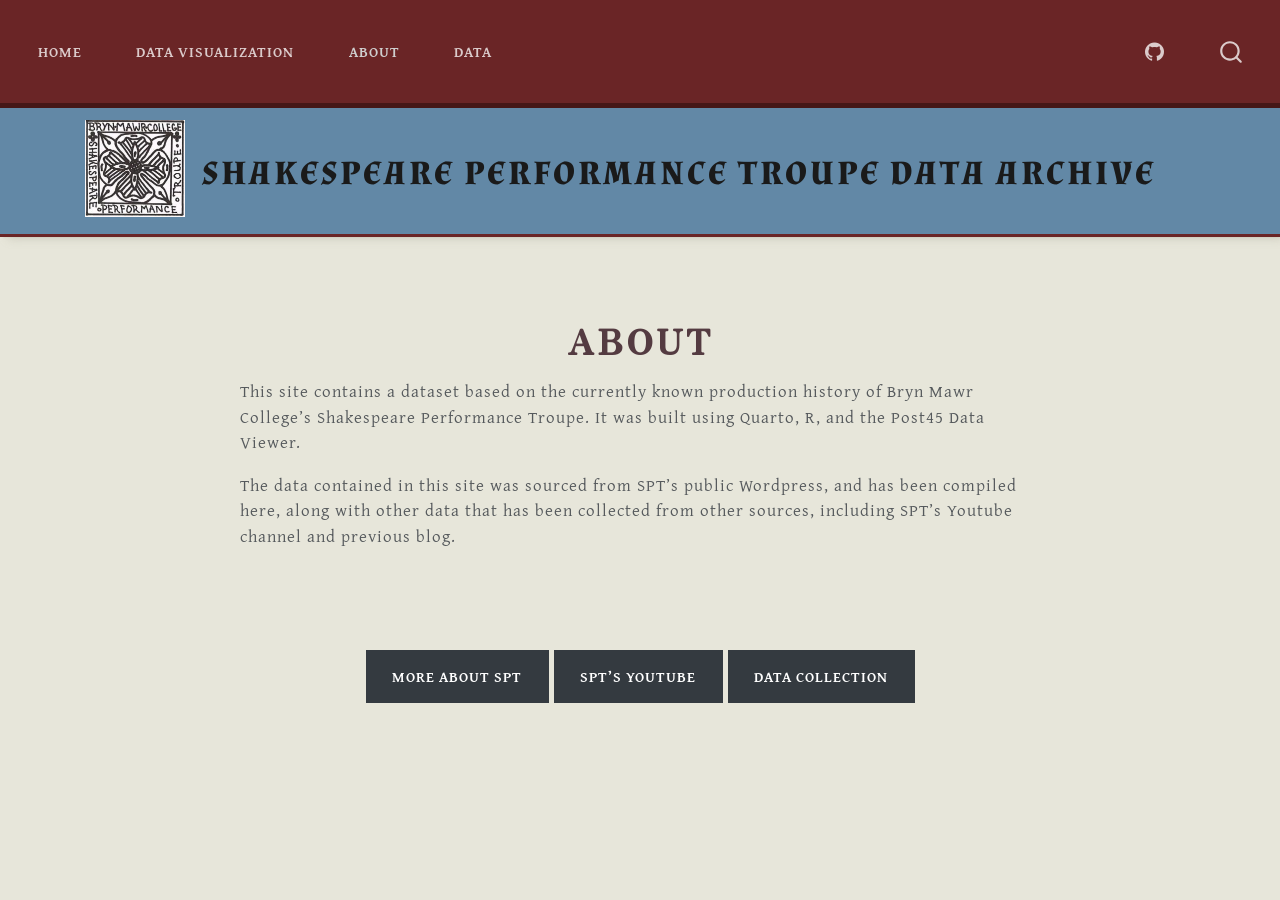
<file: docs/about.html>
<!DOCTYPE html>
<html xmlns="http://www.w3.org/1999/xhtml" lang="en" xml:lang="en"><head>

<meta charset="utf-8">
<meta name="generator" content="quarto-1.10.18">

<meta name="viewport" content="width=device-width, initial-scale=1.0, user-scalable=yes">


<title>About – SPT Data Archive</title>
<style>
/* Default styles provided by pandoc.
** See https://pandoc.org/MANUAL.html#variables-for-html for config info.
*/
span.smallcaps{font-variant: small-caps;}
div.columns{display: flex; gap: 1.5em;}
div.column{flex: auto;}
@media screen {
div.columns{gap: min(4vw, 1.5em);}
div.column{overflow-x: auto;}
}
div.hanging-indent{margin-left: 1.5em; text-indent: -1.5em;}
ul.task-list{list-style: none;}
ul.task-list li input[type="checkbox"] {
  width: 0.8em;
  margin: 0 0.8em 0.2em -1em; /* quarto-specific, see https://github.com/quarto-dev/quarto-cli/issues/4556 */ 
  vertical-align: middle;
}
</style>


<script src="site_libs/quarto-nav/quarto-nav.js"></script>
<script src="site_libs/quarto-nav/headroom.min.js"></script>
<script src="site_libs/clipboard/clipboard.min.js"></script>
<script src="site_libs/quarto-search/autocomplete.umd.js"></script>
<script src="site_libs/quarto-search/fuse.min.js"></script>
<script src="site_libs/quarto-search/quarto-search.js"></script>
<meta name="quarto:offset" content="./">
<script src="site_libs/quarto-html/quarto.js" type="module"></script>
<script src="site_libs/quarto-html/tabsets/tabsets.js" type="module"></script>
<script src="site_libs/quarto-html/popper.min.js"></script>
<script src="site_libs/quarto-html/tippy.umd.min.js"></script>
<script src="site_libs/quarto-html/anchor.min.js"></script>
<link href="site_libs/quarto-html/tippy.css" rel="stylesheet">
<link href="site_libs/quarto-html/quarto-syntax-highlighting-64a204ab8560d761af7679ceaba22944.css" rel="stylesheet" id="quarto-text-highlighting-styles">
<script src="site_libs/bootstrap/bootstrap.min.js"></script>
<link href="site_libs/bootstrap/bootstrap-icons.css" rel="stylesheet">
<link href="site_libs/bootstrap/bootstrap-7d0cbaf112367e4c3a363cad0762eeaa.min.css" rel="stylesheet" append-hash="true" id="quarto-bootstrap" data-mode="light">
<script id="quarto-search-options" type="application/json">{
  "location": "navbar",
  "copy-button": false,
  "collapse-after": 3,
  "panel-placement": "end",
  "type": "overlay",
  "limit": 50,
  "keyboard-shortcut": [
    "f",
    "/",
    "s"
  ],
  "show-item-context": false,
  "language": {
    "search-no-results-text": "No results",
    "search-matching-documents-text": "matching documents",
    "search-copy-link-title": "Copy link to search",
    "search-hide-matches-text": "Hide additional matches",
    "search-more-match-text": "more match in this document",
    "search-more-matches-text": "more matches in this document",
    "search-clear-button-title": "Clear",
    "search-text-placeholder": "",
    "search-detached-cancel-button-title": "Cancel",
    "search-submit-button-title": "Submit",
    "search-label": "Search"
  }
}</script>


<link rel="stylesheet" href="styles.css">
</head>

<body class="nav-fixed fullcontent quarto-light">

<div id="quarto-search-results"></div>
  <header id="quarto-header" class="headroom fixed-top">
    <nav class="navbar navbar-expand-lg " data-bs-theme="dark">
      <div class="navbar-container container-fluid">
            <div id="quarto-search" class="" title="Search"></div>
          <button class="navbar-toggler" type="button" data-bs-toggle="collapse" data-bs-target="#navbarCollapse" aria-controls="navbarCollapse" role="menu" aria-expanded="false" aria-label="Toggle navigation" onclick="if (window.quartoToggleHeadroom) { window.quartoToggleHeadroom(); }">
  <span class="navbar-toggler-icon"></span>
</button>
          <div class="collapse navbar-collapse" id="navbarCollapse">
            <ul class="navbar-nav navbar-nav-scroll me-auto">
  <li class="nav-item">
    <a class="nav-link" href="./index.html"> 
<span class="menu-text">Home</span></a>
  </li>  
  <li class="nav-item">
    <a class="nav-link" href="./datavis.html"> 
<span class="menu-text">Data Visualization</span></a>
  </li>  
  <li class="nav-item">
    <a class="nav-link active" href="./about.html" aria-current="page"> 
<span class="menu-text">About</span></a>
  </li>  
  <li class="nav-item">
    <a class="nav-link" href="./data.html"> 
<span class="menu-text">Data</span></a>
  </li>  
</ul>
            <ul class="navbar-nav navbar-nav-scroll ms-auto">
  <li class="nav-item compact">
    <a class="nav-link" href="https://github.com/annika-bergstrom/sptdataset"> <i class="bi bi-github" role="img">
</i> 
<span class="menu-text"></span></a>
  </li>  
</ul>
          </div> <!-- /navcollapse -->
            <div class="quarto-navbar-tools">
</div>
      </div> <!-- /container-fluid -->
    </nav>
</header>
<!-- content -->
<div id="quarto-content" class="quarto-container page-columns page-rows-contents page-layout-article page-navbar">
<!-- sidebar -->
<!-- margin-sidebar -->
    
<!-- main -->
<main class="content" id="quarto-document-content">
<div class="heading">
    <img src="spt-logo.jpg" alt="Shakespeare Performance Troupe Logo" style="width: 100px; height: auto; margin-right: 1rem;">
    <h1>Shakespeare Performance Troupe Data Archive</h1>
</div>

<header id="title-block-header" class="quarto-title-block default">
<div class="quarto-title">
<h1 class="title">About</h1>
</div>



<div class="quarto-title-meta">

    
  
    
  </div>
  


</header>


<div class="about-section">
<p>
This site contains a dataset based on the currently known production history of Bryn Mawr College’s Shakespeare Performance Troupe. It was built using Quarto, R, and the Post45 Data Viewer.
</p>
<p>
The data contained in this site was sourced from SPT’s public Wordpress, and has been compiled here, along with other data that has been collected from other sources, including SPT’s Youtube channel and previous blog.
</p>
</div>
<br><br>
<div class="button-container">
<p><a type="button" class="btn btn-dark" href="https://bmcspt.wordpress.com">More About SPT</a> <a type="button" class="btn btn-dark" href="https://www.youtube.com/@BMCSPT">SPT’s Youtube</a> <a type="button" class="btn btn-dark" href="./data.html">Data Collection</a></p>
</div>



</main> <!-- /main -->
<script id="quarto-html-after-body" type="application/javascript">
  window.document.addEventListener("DOMContentLoaded", function (event) {
    const icon = "";
    const anchorJS = new window.AnchorJS();
    anchorJS.options = {
      placement: 'right',
      icon: icon
    };
    anchorJS.add('.anchored');
    const isCodeAnnotation = (el) => {
      for (const clz of el.classList) {
        if (clz.startsWith('code-annotation-')) {                     
          return true;
        }
      }
      return false;
    }
    const onCopySuccess = function(e) {
      // button target
      const button = e.trigger;
      // don't keep focus
      button.blur();
      // flash "checked"
      button.classList.add('code-copy-button-checked');
      var currentTitle = button.getAttribute("title");
      button.setAttribute("title", "Copied!");
      let tooltip;
      if (window.bootstrap) {
        button.setAttribute("data-bs-toggle", "tooltip");
        button.setAttribute("data-bs-placement", "left");
        button.setAttribute("data-bs-title", "Copied!");
        tooltip = new bootstrap.Tooltip(button, 
          { trigger: "manual", 
            customClass: "code-copy-button-tooltip",
            offset: [0, -8]});
        tooltip.show();    
      }
      setTimeout(function() {
        if (tooltip) {
          tooltip.hide();
          button.removeAttribute("data-bs-title");
          button.removeAttribute("data-bs-toggle");
          button.removeAttribute("data-bs-placement");
        }
        button.setAttribute("title", currentTitle);
        button.classList.remove('code-copy-button-checked');
      }, 1000);
      // clear code selection
      e.clearSelection();
    }
    const getTextToCopy = function(trigger) {
      const outerScaffold = trigger.parentElement.cloneNode(true);
      const codeEl = outerScaffold.querySelector('code');
      for (const childEl of codeEl.children) {
        if (isCodeAnnotation(childEl)) {
          childEl.remove();
        }
      }
      return codeEl.innerText;
    }
    const clipboard = new window.ClipboardJS('.code-copy-button:not([data-in-quarto-modal])', {
      text: getTextToCopy
    });
    clipboard.on('success', onCopySuccess);
    if (window.document.getElementById('quarto-embedded-source-code-modal')) {
      const clipboardModal = new window.ClipboardJS('.code-copy-button[data-in-quarto-modal]', {
        text: getTextToCopy,
        container: window.document.getElementById('quarto-embedded-source-code-modal')
      });
      clipboardModal.on('success', onCopySuccess);
    }
      var localhostRegex = new RegExp(/^(?:http|https):\/\/localhost\:?[0-9]*\//);
      var mailtoRegex = new RegExp(/^mailto:/);
        var filterRegex = new RegExp('/' + window.location.host + '/');
      var isInternal = (href) => {
          return filterRegex.test(href) || localhostRegex.test(href) || mailtoRegex.test(href);
      }
      // Inspect non-navigation links and adorn them if external
     var links = window.document.querySelectorAll('a[href]:not(.nav-link):not(.navbar-brand):not(.toc-action):not(.sidebar-link):not(.sidebar-item-toggle):not(.pagination-link):not(.no-external):not([aria-hidden]):not(.dropdown-item):not(.quarto-navigation-tool):not(.about-link)');
      for (var i=0; i<links.length; i++) {
        const link = links[i];
        if (!isInternal(link.href)) {
          // undo the damage that might have been done by quarto-nav.js in the case of
          // links that we want to consider external
          if (link.dataset.originalHref !== undefined) {
            link.href = link.dataset.originalHref;
          }
        }
      }
    function tippyHover(el, contentFn, onTriggerFn, onUntriggerFn) {
      const config = {
        allowHTML: true,
        maxWidth: 500,
        delay: 100,
        arrow: false,
        appendTo: function(el) {
            return el.parentElement;
        },
        interactive: true,
        interactiveBorder: 10,
        theme: 'quarto',
        placement: 'bottom-start',
      };
      if (contentFn) {
        config.content = contentFn;
      }
      if (onTriggerFn) {
        config.onTrigger = onTriggerFn;
      }
      if (onUntriggerFn) {
        config.onUntrigger = onUntriggerFn;
      }
      window.tippy(el, config); 
    }
    const noterefs = window.document.querySelectorAll('a[role="doc-noteref"]');
    for (var i=0; i<noterefs.length; i++) {
      const ref = noterefs[i];
      tippyHover(ref, function() {
        // use id or data attribute instead here
        let href = ref.getAttribute('data-footnote-href') || ref.getAttribute('href');
        try { href = new URL(href).hash; } catch {}
        const id = href.replace(/^#\/?/, "");
        const note = window.document.getElementById(id);
        if (note) {
          return note.innerHTML;
        } else {
          return "";
        }
      });
    }
    const xrefs = window.document.querySelectorAll('a.quarto-xref');
    const processXRef = (id, note) => {
      // Strip column container classes
      const stripColumnClz = (el) => {
        el.classList.remove("page-full", "page-columns");
        if (el.children) {
          for (const child of el.children) {
            stripColumnClz(child);
          }
        }
      }
      stripColumnClz(note)
      if (id === null || id.startsWith('sec-')) {
        // Special case sections, only their first couple elements
        const container = document.createElement("div");
        if (note.children && note.children.length > 2) {
          container.appendChild(note.children[0].cloneNode(true));
          for (let i = 1; i < note.children.length; i++) {
            const child = note.children[i];
            if (child.tagName === "P" && child.innerText === "") {
              continue;
            } else {
              container.appendChild(child.cloneNode(true));
              break;
            }
          }
          if (window.Quarto?.typesetMath) {
            window.Quarto.typesetMath(container);
          }
          return container.innerHTML
        } else {
          if (window.Quarto?.typesetMath) {
            window.Quarto.typesetMath(note);
          }
          return note.innerHTML;
        }
      } else {
        // Remove any anchor links if they are present
        const anchorLink = note.querySelector('a.anchorjs-link');
        if (anchorLink) {
          anchorLink.remove();
        }
        if (window.Quarto?.typesetMath) {
          window.Quarto.typesetMath(note);
        }
        if (note.classList.contains("callout")) {
          return note.outerHTML;
        } else {
          return note.innerHTML;
        }
      }
    }
    for (var i=0; i<xrefs.length; i++) {
      const xref = xrefs[i];
      tippyHover(xref, undefined, function(instance) {
        instance.disable();
        let url = xref.getAttribute('href');
        let hash = undefined; 
        if (url.startsWith('#')) {
          hash = url;
        } else {
          try { hash = new URL(url).hash; } catch {}
        }
        if (hash) {
          const id = hash.replace(/^#\/?/, "");
          const note = window.document.getElementById(id);
          if (note !== null) {
            try {
              const html = processXRef(id, note.cloneNode(true));
              instance.setContent(html);
            } finally {
              instance.enable();
              instance.show();
            }
          } else {
            // See if we can fetch this
            fetch(url.split('#')[0])
            .then(res => res.text())
            .then(html => {
              const parser = new DOMParser();
              const htmlDoc = parser.parseFromString(html, "text/html");
              const note = htmlDoc.getElementById(id);
              if (note !== null) {
                const html = processXRef(id, note);
                instance.setContent(html);
              } 
            }).finally(() => {
              instance.enable();
              instance.show();
            });
          }
        } else {
          // See if we can fetch a full url (with no hash to target)
          // This is a special case and we should probably do some content thinning / targeting
          fetch(url)
          .then(res => res.text())
          .then(html => {
            const parser = new DOMParser();
            const htmlDoc = parser.parseFromString(html, "text/html");
            const note = htmlDoc.querySelector('main.content');
            if (note !== null) {
              // This should only happen for chapter cross references
              // (since there is no id in the URL)
              // remove the first header
              if (note.children.length > 0 && note.children[0].tagName === "HEADER") {
                note.children[0].remove();
              }
              const html = processXRef(null, note);
              instance.setContent(html);
            } 
          }).finally(() => {
            instance.enable();
            instance.show();
          });
        }
      }, function(instance) {
      });
    }
        let selectedAnnoteEl;
        const selectorForAnnotation = ( cell, annotation) => {
          let cellAttr = 'data-code-cell="' + cell + '"';
          let lineAttr = 'data-code-annotation="' +  annotation + '"';
          const selector = 'span[' + cellAttr + '][' + lineAttr + ']';
          return selector;
        }
        const selectCodeLines = (annoteEl) => {
          const doc = window.document;
          const targetCell = annoteEl.getAttribute("data-target-cell");
          const targetAnnotation = annoteEl.getAttribute("data-target-annotation");
          const annoteSpan = window.document.querySelector(selectorForAnnotation(targetCell, targetAnnotation));
          const lines = annoteSpan.getAttribute("data-code-lines").split(",");
          const lineIds = lines.map((line) => {
            return targetCell + "-" + line;
          })
          let top = null;
          let height = null;
          let parent = null;
          if (lineIds.length > 0) {
              //compute the position of the single el (top and bottom and make a div)
              const el = window.document.getElementById(lineIds[0]);
              top = el.offsetTop;
              height = el.offsetHeight;
              parent = el.parentElement.parentElement;
            if (lineIds.length > 1) {
              const lastEl = window.document.getElementById(lineIds[lineIds.length - 1]);
              const bottom = lastEl.offsetTop + lastEl.offsetHeight;
              height = bottom - top;
            }
            if (top !== null && height !== null && parent !== null) {
              // cook up a div (if necessary) and position it 
              let div = window.document.getElementById("code-annotation-line-highlight");
              if (div === null) {
                div = window.document.createElement("div");
                div.setAttribute("id", "code-annotation-line-highlight");
                div.style.position = 'absolute';
                parent.appendChild(div);
              }
              div.style.top = top - 2 + "px";
              div.style.height = height + 4 + "px";
              div.style.left = 0;
              let gutterDiv = window.document.getElementById("code-annotation-line-highlight-gutter");
              if (gutterDiv === null) {
                gutterDiv = window.document.createElement("div");
                gutterDiv.setAttribute("id", "code-annotation-line-highlight-gutter");
                gutterDiv.style.position = 'absolute';
                const codeCell = window.document.getElementById(targetCell);
                const gutter = codeCell.querySelector('.code-annotation-gutter');
                gutter.appendChild(gutterDiv);
              }
              gutterDiv.style.top = top - 2 + "px";
              gutterDiv.style.height = height + 4 + "px";
            }
            selectedAnnoteEl = annoteEl;
          }
        };
        const unselectCodeLines = () => {
          const elementsIds = ["code-annotation-line-highlight", "code-annotation-line-highlight-gutter"];
          elementsIds.forEach((elId) => {
            const div = window.document.getElementById(elId);
            if (div) {
              div.remove();
            }
          });
          selectedAnnoteEl = undefined;
        };
          // Handle positioning of the toggle
      window.addEventListener(
        "resize",
        throttle(() => {
          elRect = undefined;
          if (selectedAnnoteEl) {
            selectCodeLines(selectedAnnoteEl);
          }
        }, 10)
      );
      function throttle(fn, ms) {
      let throttle = false;
      let timer;
        return (...args) => {
          if(!throttle) { // first call gets through
              fn.apply(this, args);
              throttle = true;
          } else { // all the others get throttled
              if(timer) clearTimeout(timer); // cancel #2
              timer = setTimeout(() => {
                fn.apply(this, args);
                timer = throttle = false;
              }, ms);
          }
        };
      }
        // Attach click handler to the DT
        const annoteDls = window.document.querySelectorAll('dt[data-target-cell]');
        for (const annoteDlNode of annoteDls) {
          annoteDlNode.addEventListener('click', (event) => {
            const clickedEl = event.target;
            if (clickedEl !== selectedAnnoteEl) {
              unselectCodeLines();
              const activeEl = window.document.querySelector('dt[data-target-cell].code-annotation-active');
              if (activeEl) {
                activeEl.classList.remove('code-annotation-active');
              }
              selectCodeLines(clickedEl);
              clickedEl.classList.add('code-annotation-active');
            } else {
              // Unselect the line
              unselectCodeLines();
              clickedEl.classList.remove('code-annotation-active');
            }
          });
        }
    const findCites = (el) => {
      const parentEl = el.parentElement;
      if (parentEl) {
        const cites = parentEl.dataset.cites;
        if (cites) {
          return {
            el,
            cites: cites.split(' ')
          };
        } else {
          return findCites(el.parentElement)
        }
      } else {
        return undefined;
      }
    };
    var bibliorefs = window.document.querySelectorAll('a[role="doc-biblioref"]');
    for (var i=0; i<bibliorefs.length; i++) {
      const ref = bibliorefs[i];
      const citeInfo = findCites(ref);
      if (citeInfo) {
        tippyHover(citeInfo.el, function() {
          var popup = window.document.createElement('div');
          citeInfo.cites.forEach(function(cite) {
            var citeDiv = window.document.createElement('div');
            citeDiv.classList.add('hanging-indent');
            citeDiv.classList.add('csl-entry');
            var biblioDiv = window.document.getElementById('ref-' + cite);
            if (biblioDiv) {
              citeDiv.innerHTML = biblioDiv.innerHTML;
            }
            popup.appendChild(citeDiv);
          });
          return popup.innerHTML;
        });
      }
    }
  });
  </script>
</div> <!-- /content -->




</body></html>
</file>
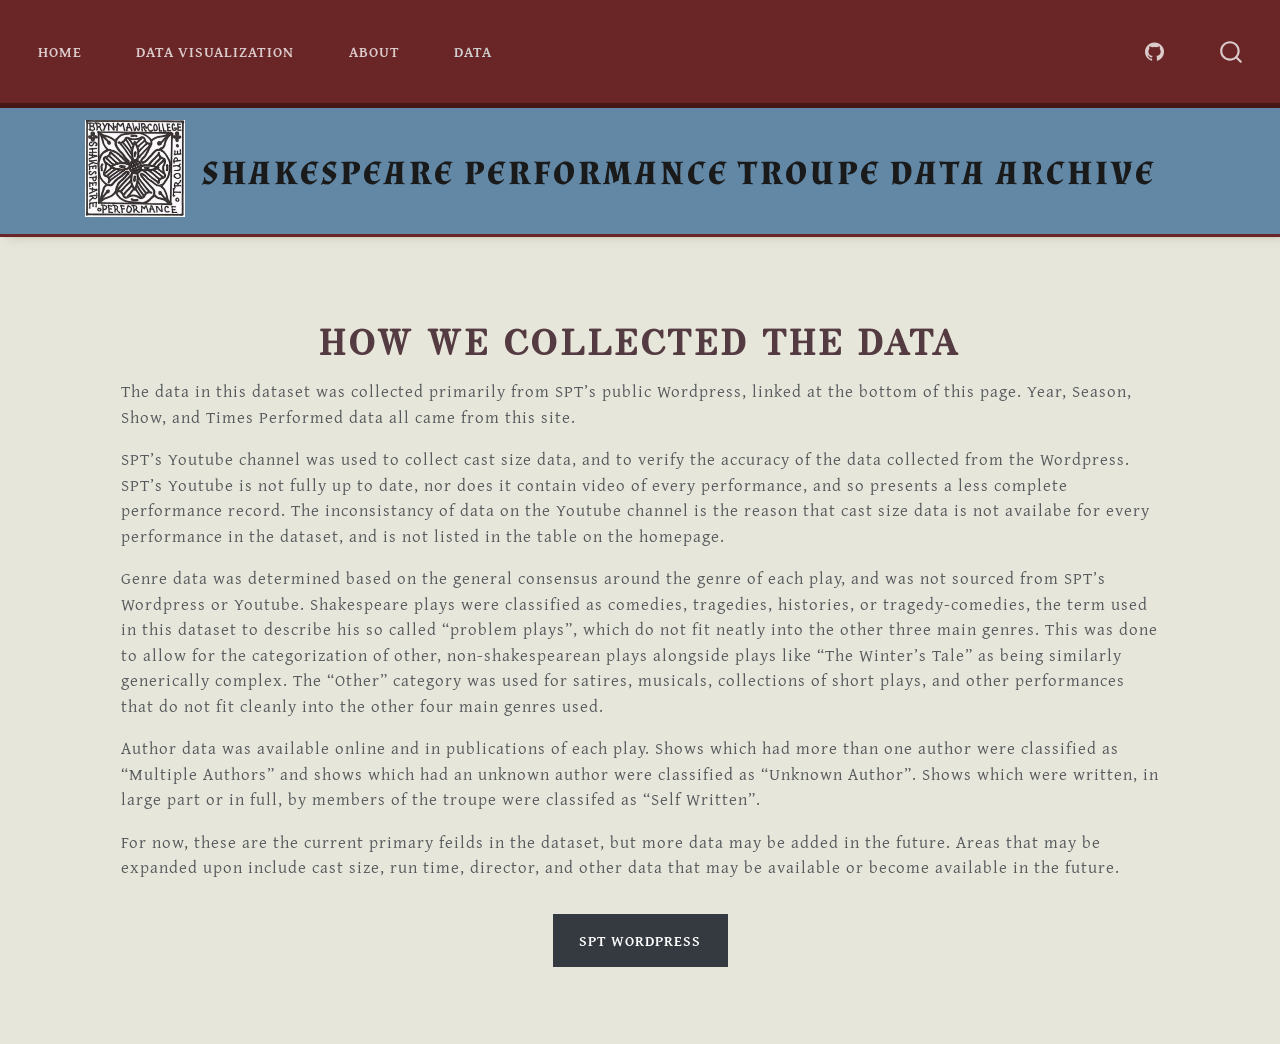
<file: docs/data.html>
<!DOCTYPE html>
<html xmlns="http://www.w3.org/1999/xhtml" lang="en" xml:lang="en"><head>

<meta charset="utf-8">
<meta name="generator" content="quarto-1.10.18">

<meta name="viewport" content="width=device-width, initial-scale=1.0, user-scalable=yes">


<title>How We Collected the Data – SPT Data Archive</title>
<style>
/* Default styles provided by pandoc.
** See https://pandoc.org/MANUAL.html#variables-for-html for config info.
*/
span.smallcaps{font-variant: small-caps;}
div.columns{display: flex; gap: 1.5em;}
div.column{flex: auto;}
@media screen {
div.columns{gap: min(4vw, 1.5em);}
div.column{overflow-x: auto;}
}
div.hanging-indent{margin-left: 1.5em; text-indent: -1.5em;}
ul.task-list{list-style: none;}
ul.task-list li input[type="checkbox"] {
  width: 0.8em;
  margin: 0 0.8em 0.2em -1em; /* quarto-specific, see https://github.com/quarto-dev/quarto-cli/issues/4556 */ 
  vertical-align: middle;
}
</style>


<script src="site_libs/quarto-nav/quarto-nav.js"></script>
<script src="site_libs/quarto-nav/headroom.min.js"></script>
<script src="site_libs/clipboard/clipboard.min.js"></script>
<script src="site_libs/quarto-search/autocomplete.umd.js"></script>
<script src="site_libs/quarto-search/fuse.min.js"></script>
<script src="site_libs/quarto-search/quarto-search.js"></script>
<meta name="quarto:offset" content="./">
<script src="site_libs/quarto-html/quarto.js" type="module"></script>
<script src="site_libs/quarto-html/tabsets/tabsets.js" type="module"></script>
<script src="site_libs/quarto-html/popper.min.js"></script>
<script src="site_libs/quarto-html/tippy.umd.min.js"></script>
<script src="site_libs/quarto-html/anchor.min.js"></script>
<link href="site_libs/quarto-html/tippy.css" rel="stylesheet">
<link href="site_libs/quarto-html/quarto-syntax-highlighting-64a204ab8560d761af7679ceaba22944.css" rel="stylesheet" id="quarto-text-highlighting-styles">
<script src="site_libs/bootstrap/bootstrap.min.js"></script>
<link href="site_libs/bootstrap/bootstrap-icons.css" rel="stylesheet">
<link href="site_libs/bootstrap/bootstrap-7d0cbaf112367e4c3a363cad0762eeaa.min.css" rel="stylesheet" append-hash="true" id="quarto-bootstrap" data-mode="light">
<script id="quarto-search-options" type="application/json">{
  "location": "navbar",
  "copy-button": false,
  "collapse-after": 3,
  "panel-placement": "end",
  "type": "overlay",
  "limit": 50,
  "keyboard-shortcut": [
    "f",
    "/",
    "s"
  ],
  "show-item-context": false,
  "language": {
    "search-no-results-text": "No results",
    "search-matching-documents-text": "matching documents",
    "search-copy-link-title": "Copy link to search",
    "search-hide-matches-text": "Hide additional matches",
    "search-more-match-text": "more match in this document",
    "search-more-matches-text": "more matches in this document",
    "search-clear-button-title": "Clear",
    "search-text-placeholder": "",
    "search-detached-cancel-button-title": "Cancel",
    "search-submit-button-title": "Submit",
    "search-label": "Search"
  }
}</script>


<link rel="stylesheet" href="styles.css">
</head>

<body class="nav-fixed fullcontent quarto-light">

<div id="quarto-search-results"></div>
  <header id="quarto-header" class="headroom fixed-top">
    <nav class="navbar navbar-expand-lg " data-bs-theme="dark">
      <div class="navbar-container container-fluid">
            <div id="quarto-search" class="" title="Search"></div>
          <button class="navbar-toggler" type="button" data-bs-toggle="collapse" data-bs-target="#navbarCollapse" aria-controls="navbarCollapse" role="menu" aria-expanded="false" aria-label="Toggle navigation" onclick="if (window.quartoToggleHeadroom) { window.quartoToggleHeadroom(); }">
  <span class="navbar-toggler-icon"></span>
</button>
          <div class="collapse navbar-collapse" id="navbarCollapse">
            <ul class="navbar-nav navbar-nav-scroll me-auto">
  <li class="nav-item">
    <a class="nav-link" href="./index.html"> 
<span class="menu-text">Home</span></a>
  </li>  
  <li class="nav-item">
    <a class="nav-link" href="./datavis.html"> 
<span class="menu-text">Data Visualization</span></a>
  </li>  
  <li class="nav-item">
    <a class="nav-link" href="./about.html"> 
<span class="menu-text">About</span></a>
  </li>  
  <li class="nav-item">
    <a class="nav-link active" href="./data.html" aria-current="page"> 
<span class="menu-text">Data</span></a>
  </li>  
</ul>
            <ul class="navbar-nav navbar-nav-scroll ms-auto">
  <li class="nav-item compact">
    <a class="nav-link" href="https://github.com/annika-bergstrom/sptdataset"> <i class="bi bi-github" role="img">
</i> 
<span class="menu-text"></span></a>
  </li>  
</ul>
          </div> <!-- /navcollapse -->
            <div class="quarto-navbar-tools">
</div>
      </div> <!-- /container-fluid -->
    </nav>
</header>
<!-- content -->
<div id="quarto-content" class="quarto-container page-columns page-rows-contents page-layout-article page-navbar">
<!-- sidebar -->
<!-- margin-sidebar -->
    
<!-- main -->
<main class="content" id="quarto-document-content">
<div class="heading">
    <img src="spt-logo.jpg" alt="Shakespeare Performance Troupe Logo" style="width: 100px; height: auto; margin-right: 1rem;">
    <h1>Shakespeare Performance Troupe Data Archive</h1>
</div>

<header id="title-block-header" class="quarto-title-block default">
<div class="quarto-title">
<h1 class="title">How We Collected the Data</h1>
</div>



<div class="quarto-title-meta">

    
  
    
  </div>
  


</header>


<p>The data in this dataset was collected primarily from SPT’s public Wordpress, linked at the bottom of this page. Year, Season, Show, and Times Performed data all came from this site.</p>
<p>SPT’s Youtube channel was used to collect cast size data, and to verify the accuracy of the data collected from the Wordpress. SPT’s Youtube is not fully up to date, nor does it contain video of every performance, and so presents a less complete performance record. The inconsistancy of data on the Youtube channel is the reason that cast size data is not availabe for every performance in the dataset, and is not listed in the table on the homepage.</p>
<p>Genre data was determined based on the general consensus around the genre of each play, and was not sourced from SPT’s Wordpress or Youtube. Shakespeare plays were classified as comedies, tragedies, histories, or tragedy-comedies, the term used in this dataset to describe his so called “problem plays”, which do not fit neatly into the other three main genres. This was done to allow for the categorization of other, non-shakespearean plays alongside plays like “The Winter’s Tale” as being similarly generically complex. The “Other” category was used for satires, musicals, collections of short plays, and other performances that do not fit cleanly into the other four main genres used.</p>
<p>Author data was available online and in publications of each play. Shows which had more than one author were classified as “Multiple Authors” and shows which had an unknown author were classified as “Unknown Author”. Shows which were written, in large part or in full, by members of the troupe were classifed as “Self Written”.</p>
For now, these are the current primary feilds in the dataset, but more data may be added in the future. Areas that may be expanded upon include cast size, run time, director, and other data that may be available or become available in the future. <br>
<div class="button-container">
<a type="button" class="btn btn-dark" href="https://bmcspt.wordpress.com">SPT Wordpress</a>
</div>



</main> <!-- /main -->
<script id="quarto-html-after-body" type="application/javascript">
  window.document.addEventListener("DOMContentLoaded", function (event) {
    const icon = "";
    const anchorJS = new window.AnchorJS();
    anchorJS.options = {
      placement: 'right',
      icon: icon
    };
    anchorJS.add('.anchored');
    const isCodeAnnotation = (el) => {
      for (const clz of el.classList) {
        if (clz.startsWith('code-annotation-')) {                     
          return true;
        }
      }
      return false;
    }
    const onCopySuccess = function(e) {
      // button target
      const button = e.trigger;
      // don't keep focus
      button.blur();
      // flash "checked"
      button.classList.add('code-copy-button-checked');
      var currentTitle = button.getAttribute("title");
      button.setAttribute("title", "Copied!");
      let tooltip;
      if (window.bootstrap) {
        button.setAttribute("data-bs-toggle", "tooltip");
        button.setAttribute("data-bs-placement", "left");
        button.setAttribute("data-bs-title", "Copied!");
        tooltip = new bootstrap.Tooltip(button, 
          { trigger: "manual", 
            customClass: "code-copy-button-tooltip",
            offset: [0, -8]});
        tooltip.show();    
      }
      setTimeout(function() {
        if (tooltip) {
          tooltip.hide();
          button.removeAttribute("data-bs-title");
          button.removeAttribute("data-bs-toggle");
          button.removeAttribute("data-bs-placement");
        }
        button.setAttribute("title", currentTitle);
        button.classList.remove('code-copy-button-checked');
      }, 1000);
      // clear code selection
      e.clearSelection();
    }
    const getTextToCopy = function(trigger) {
      const outerScaffold = trigger.parentElement.cloneNode(true);
      const codeEl = outerScaffold.querySelector('code');
      for (const childEl of codeEl.children) {
        if (isCodeAnnotation(childEl)) {
          childEl.remove();
        }
      }
      return codeEl.innerText;
    }
    const clipboard = new window.ClipboardJS('.code-copy-button:not([data-in-quarto-modal])', {
      text: getTextToCopy
    });
    clipboard.on('success', onCopySuccess);
    if (window.document.getElementById('quarto-embedded-source-code-modal')) {
      const clipboardModal = new window.ClipboardJS('.code-copy-button[data-in-quarto-modal]', {
        text: getTextToCopy,
        container: window.document.getElementById('quarto-embedded-source-code-modal')
      });
      clipboardModal.on('success', onCopySuccess);
    }
      var localhostRegex = new RegExp(/^(?:http|https):\/\/localhost\:?[0-9]*\//);
      var mailtoRegex = new RegExp(/^mailto:/);
        var filterRegex = new RegExp('/' + window.location.host + '/');
      var isInternal = (href) => {
          return filterRegex.test(href) || localhostRegex.test(href) || mailtoRegex.test(href);
      }
      // Inspect non-navigation links and adorn them if external
     var links = window.document.querySelectorAll('a[href]:not(.nav-link):not(.navbar-brand):not(.toc-action):not(.sidebar-link):not(.sidebar-item-toggle):not(.pagination-link):not(.no-external):not([aria-hidden]):not(.dropdown-item):not(.quarto-navigation-tool):not(.about-link)');
      for (var i=0; i<links.length; i++) {
        const link = links[i];
        if (!isInternal(link.href)) {
          // undo the damage that might have been done by quarto-nav.js in the case of
          // links that we want to consider external
          if (link.dataset.originalHref !== undefined) {
            link.href = link.dataset.originalHref;
          }
        }
      }
    function tippyHover(el, contentFn, onTriggerFn, onUntriggerFn) {
      const config = {
        allowHTML: true,
        maxWidth: 500,
        delay: 100,
        arrow: false,
        appendTo: function(el) {
            return el.parentElement;
        },
        interactive: true,
        interactiveBorder: 10,
        theme: 'quarto',
        placement: 'bottom-start',
      };
      if (contentFn) {
        config.content = contentFn;
      }
      if (onTriggerFn) {
        config.onTrigger = onTriggerFn;
      }
      if (onUntriggerFn) {
        config.onUntrigger = onUntriggerFn;
      }
      window.tippy(el, config); 
    }
    const noterefs = window.document.querySelectorAll('a[role="doc-noteref"]');
    for (var i=0; i<noterefs.length; i++) {
      const ref = noterefs[i];
      tippyHover(ref, function() {
        // use id or data attribute instead here
        let href = ref.getAttribute('data-footnote-href') || ref.getAttribute('href');
        try { href = new URL(href).hash; } catch {}
        const id = href.replace(/^#\/?/, "");
        const note = window.document.getElementById(id);
        if (note) {
          return note.innerHTML;
        } else {
          return "";
        }
      });
    }
    const xrefs = window.document.querySelectorAll('a.quarto-xref');
    const processXRef = (id, note) => {
      // Strip column container classes
      const stripColumnClz = (el) => {
        el.classList.remove("page-full", "page-columns");
        if (el.children) {
          for (const child of el.children) {
            stripColumnClz(child);
          }
        }
      }
      stripColumnClz(note)
      if (id === null || id.startsWith('sec-')) {
        // Special case sections, only their first couple elements
        const container = document.createElement("div");
        if (note.children && note.children.length > 2) {
          container.appendChild(note.children[0].cloneNode(true));
          for (let i = 1; i < note.children.length; i++) {
            const child = note.children[i];
            if (child.tagName === "P" && child.innerText === "") {
              continue;
            } else {
              container.appendChild(child.cloneNode(true));
              break;
            }
          }
          if (window.Quarto?.typesetMath) {
            window.Quarto.typesetMath(container);
          }
          return container.innerHTML
        } else {
          if (window.Quarto?.typesetMath) {
            window.Quarto.typesetMath(note);
          }
          return note.innerHTML;
        }
      } else {
        // Remove any anchor links if they are present
        const anchorLink = note.querySelector('a.anchorjs-link');
        if (anchorLink) {
          anchorLink.remove();
        }
        if (window.Quarto?.typesetMath) {
          window.Quarto.typesetMath(note);
        }
        if (note.classList.contains("callout")) {
          return note.outerHTML;
        } else {
          return note.innerHTML;
        }
      }
    }
    for (var i=0; i<xrefs.length; i++) {
      const xref = xrefs[i];
      tippyHover(xref, undefined, function(instance) {
        instance.disable();
        let url = xref.getAttribute('href');
        let hash = undefined; 
        if (url.startsWith('#')) {
          hash = url;
        } else {
          try { hash = new URL(url).hash; } catch {}
        }
        if (hash) {
          const id = hash.replace(/^#\/?/, "");
          const note = window.document.getElementById(id);
          if (note !== null) {
            try {
              const html = processXRef(id, note.cloneNode(true));
              instance.setContent(html);
            } finally {
              instance.enable();
              instance.show();
            }
          } else {
            // See if we can fetch this
            fetch(url.split('#')[0])
            .then(res => res.text())
            .then(html => {
              const parser = new DOMParser();
              const htmlDoc = parser.parseFromString(html, "text/html");
              const note = htmlDoc.getElementById(id);
              if (note !== null) {
                const html = processXRef(id, note);
                instance.setContent(html);
              } 
            }).finally(() => {
              instance.enable();
              instance.show();
            });
          }
        } else {
          // See if we can fetch a full url (with no hash to target)
          // This is a special case and we should probably do some content thinning / targeting
          fetch(url)
          .then(res => res.text())
          .then(html => {
            const parser = new DOMParser();
            const htmlDoc = parser.parseFromString(html, "text/html");
            const note = htmlDoc.querySelector('main.content');
            if (note !== null) {
              // This should only happen for chapter cross references
              // (since there is no id in the URL)
              // remove the first header
              if (note.children.length > 0 && note.children[0].tagName === "HEADER") {
                note.children[0].remove();
              }
              const html = processXRef(null, note);
              instance.setContent(html);
            } 
          }).finally(() => {
            instance.enable();
            instance.show();
          });
        }
      }, function(instance) {
      });
    }
        let selectedAnnoteEl;
        const selectorForAnnotation = ( cell, annotation) => {
          let cellAttr = 'data-code-cell="' + cell + '"';
          let lineAttr = 'data-code-annotation="' +  annotation + '"';
          const selector = 'span[' + cellAttr + '][' + lineAttr + ']';
          return selector;
        }
        const selectCodeLines = (annoteEl) => {
          const doc = window.document;
          const targetCell = annoteEl.getAttribute("data-target-cell");
          const targetAnnotation = annoteEl.getAttribute("data-target-annotation");
          const annoteSpan = window.document.querySelector(selectorForAnnotation(targetCell, targetAnnotation));
          const lines = annoteSpan.getAttribute("data-code-lines").split(",");
          const lineIds = lines.map((line) => {
            return targetCell + "-" + line;
          })
          let top = null;
          let height = null;
          let parent = null;
          if (lineIds.length > 0) {
              //compute the position of the single el (top and bottom and make a div)
              const el = window.document.getElementById(lineIds[0]);
              top = el.offsetTop;
              height = el.offsetHeight;
              parent = el.parentElement.parentElement;
            if (lineIds.length > 1) {
              const lastEl = window.document.getElementById(lineIds[lineIds.length - 1]);
              const bottom = lastEl.offsetTop + lastEl.offsetHeight;
              height = bottom - top;
            }
            if (top !== null && height !== null && parent !== null) {
              // cook up a div (if necessary) and position it 
              let div = window.document.getElementById("code-annotation-line-highlight");
              if (div === null) {
                div = window.document.createElement("div");
                div.setAttribute("id", "code-annotation-line-highlight");
                div.style.position = 'absolute';
                parent.appendChild(div);
              }
              div.style.top = top - 2 + "px";
              div.style.height = height + 4 + "px";
              div.style.left = 0;
              let gutterDiv = window.document.getElementById("code-annotation-line-highlight-gutter");
              if (gutterDiv === null) {
                gutterDiv = window.document.createElement("div");
                gutterDiv.setAttribute("id", "code-annotation-line-highlight-gutter");
                gutterDiv.style.position = 'absolute';
                const codeCell = window.document.getElementById(targetCell);
                const gutter = codeCell.querySelector('.code-annotation-gutter');
                gutter.appendChild(gutterDiv);
              }
              gutterDiv.style.top = top - 2 + "px";
              gutterDiv.style.height = height + 4 + "px";
            }
            selectedAnnoteEl = annoteEl;
          }
        };
        const unselectCodeLines = () => {
          const elementsIds = ["code-annotation-line-highlight", "code-annotation-line-highlight-gutter"];
          elementsIds.forEach((elId) => {
            const div = window.document.getElementById(elId);
            if (div) {
              div.remove();
            }
          });
          selectedAnnoteEl = undefined;
        };
          // Handle positioning of the toggle
      window.addEventListener(
        "resize",
        throttle(() => {
          elRect = undefined;
          if (selectedAnnoteEl) {
            selectCodeLines(selectedAnnoteEl);
          }
        }, 10)
      );
      function throttle(fn, ms) {
      let throttle = false;
      let timer;
        return (...args) => {
          if(!throttle) { // first call gets through
              fn.apply(this, args);
              throttle = true;
          } else { // all the others get throttled
              if(timer) clearTimeout(timer); // cancel #2
              timer = setTimeout(() => {
                fn.apply(this, args);
                timer = throttle = false;
              }, ms);
          }
        };
      }
        // Attach click handler to the DT
        const annoteDls = window.document.querySelectorAll('dt[data-target-cell]');
        for (const annoteDlNode of annoteDls) {
          annoteDlNode.addEventListener('click', (event) => {
            const clickedEl = event.target;
            if (clickedEl !== selectedAnnoteEl) {
              unselectCodeLines();
              const activeEl = window.document.querySelector('dt[data-target-cell].code-annotation-active');
              if (activeEl) {
                activeEl.classList.remove('code-annotation-active');
              }
              selectCodeLines(clickedEl);
              clickedEl.classList.add('code-annotation-active');
            } else {
              // Unselect the line
              unselectCodeLines();
              clickedEl.classList.remove('code-annotation-active');
            }
          });
        }
    const findCites = (el) => {
      const parentEl = el.parentElement;
      if (parentEl) {
        const cites = parentEl.dataset.cites;
        if (cites) {
          return {
            el,
            cites: cites.split(' ')
          };
        } else {
          return findCites(el.parentElement)
        }
      } else {
        return undefined;
      }
    };
    var bibliorefs = window.document.querySelectorAll('a[role="doc-biblioref"]');
    for (var i=0; i<bibliorefs.length; i++) {
      const ref = bibliorefs[i];
      const citeInfo = findCites(ref);
      if (citeInfo) {
        tippyHover(citeInfo.el, function() {
          var popup = window.document.createElement('div');
          citeInfo.cites.forEach(function(cite) {
            var citeDiv = window.document.createElement('div');
            citeDiv.classList.add('hanging-indent');
            citeDiv.classList.add('csl-entry');
            var biblioDiv = window.document.getElementById('ref-' + cite);
            if (biblioDiv) {
              citeDiv.innerHTML = biblioDiv.innerHTML;
            }
            popup.appendChild(citeDiv);
          });
          return popup.innerHTML;
        });
      }
    }
  });
  </script>
</div> <!-- /content -->




</body></html>
</file>
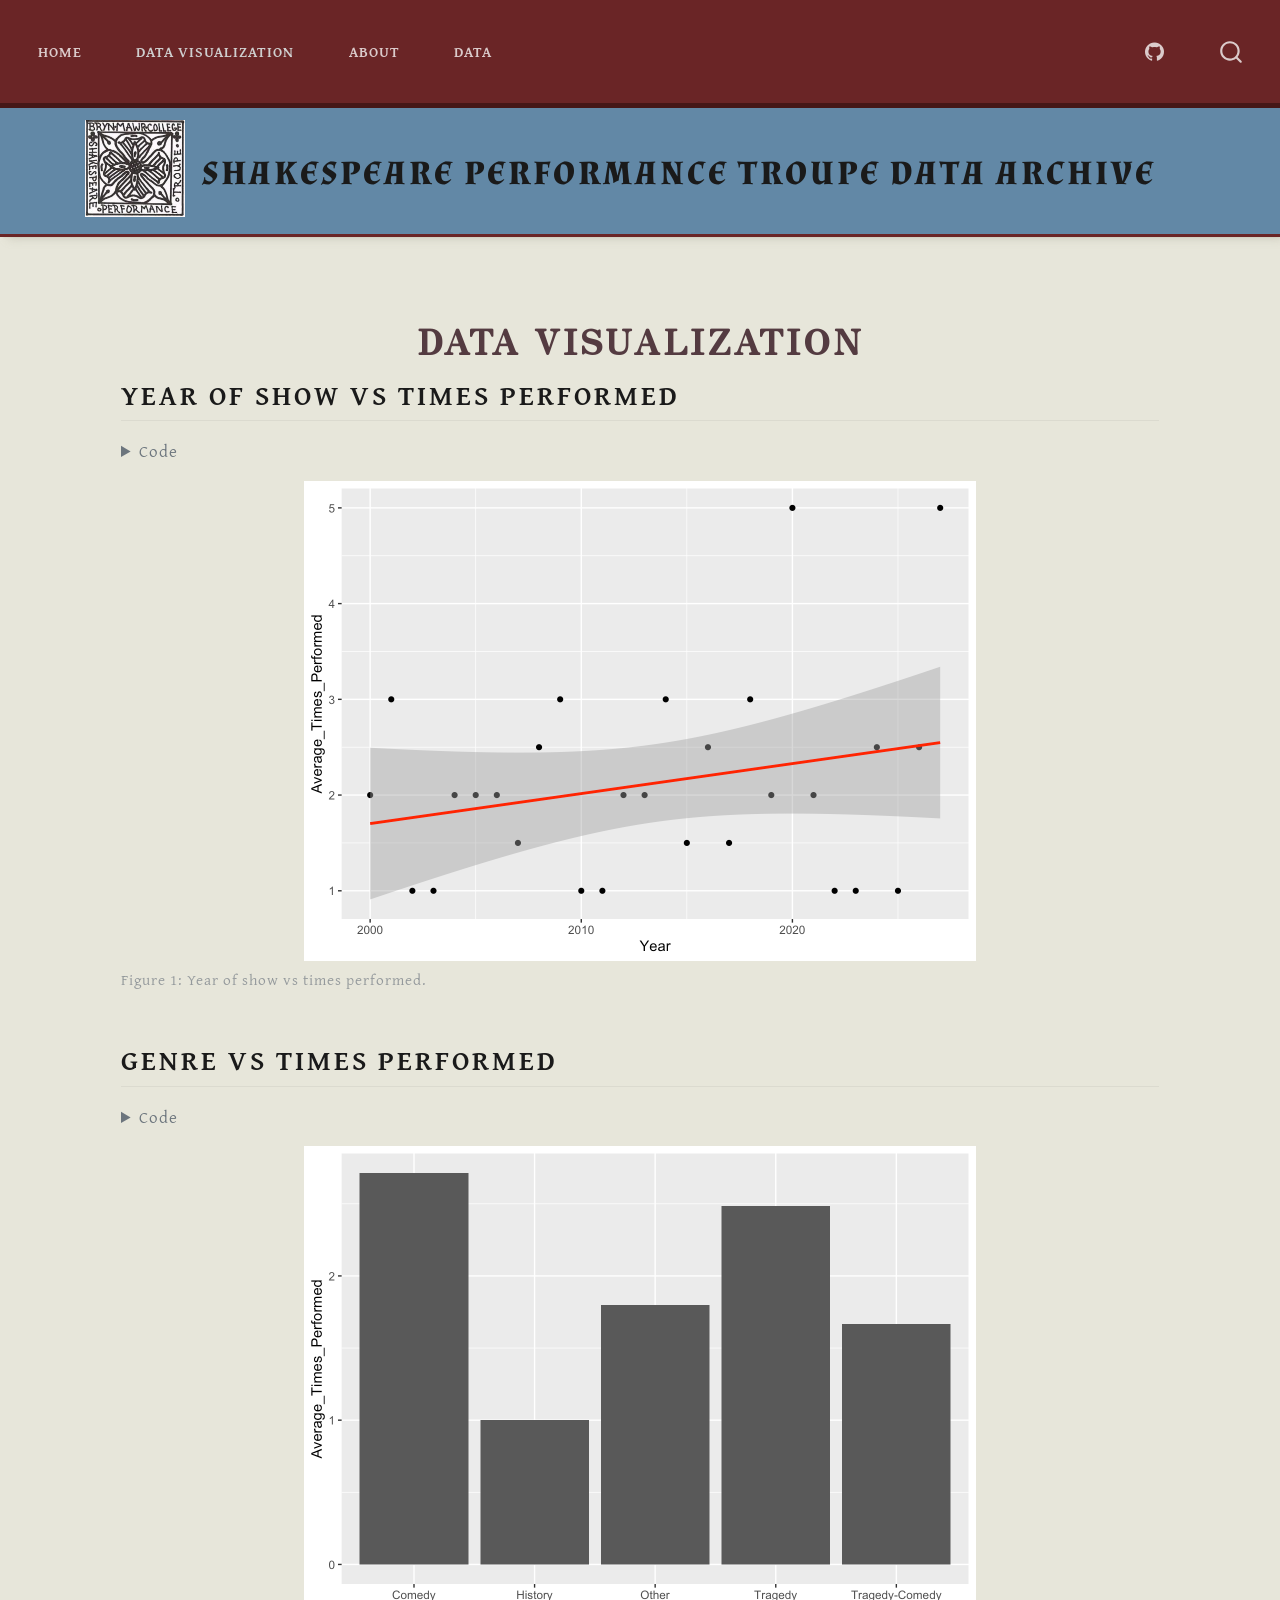
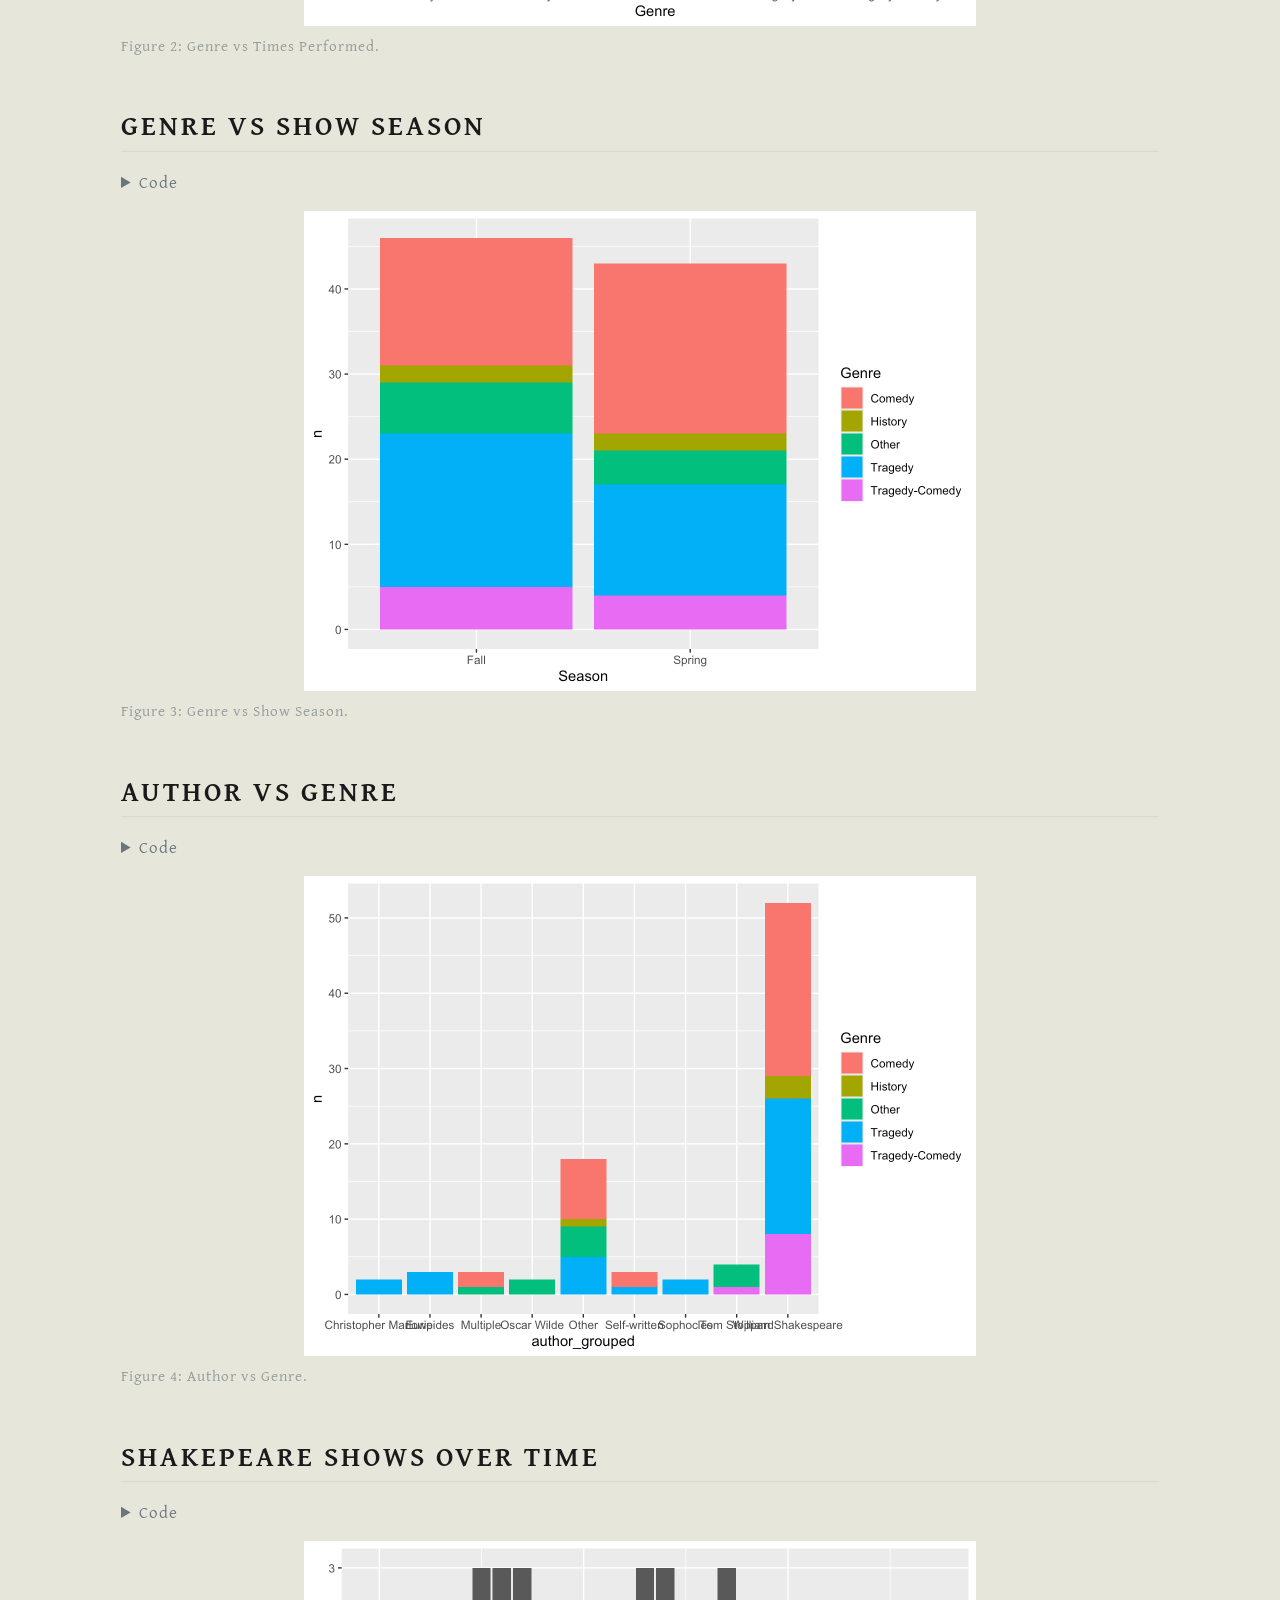
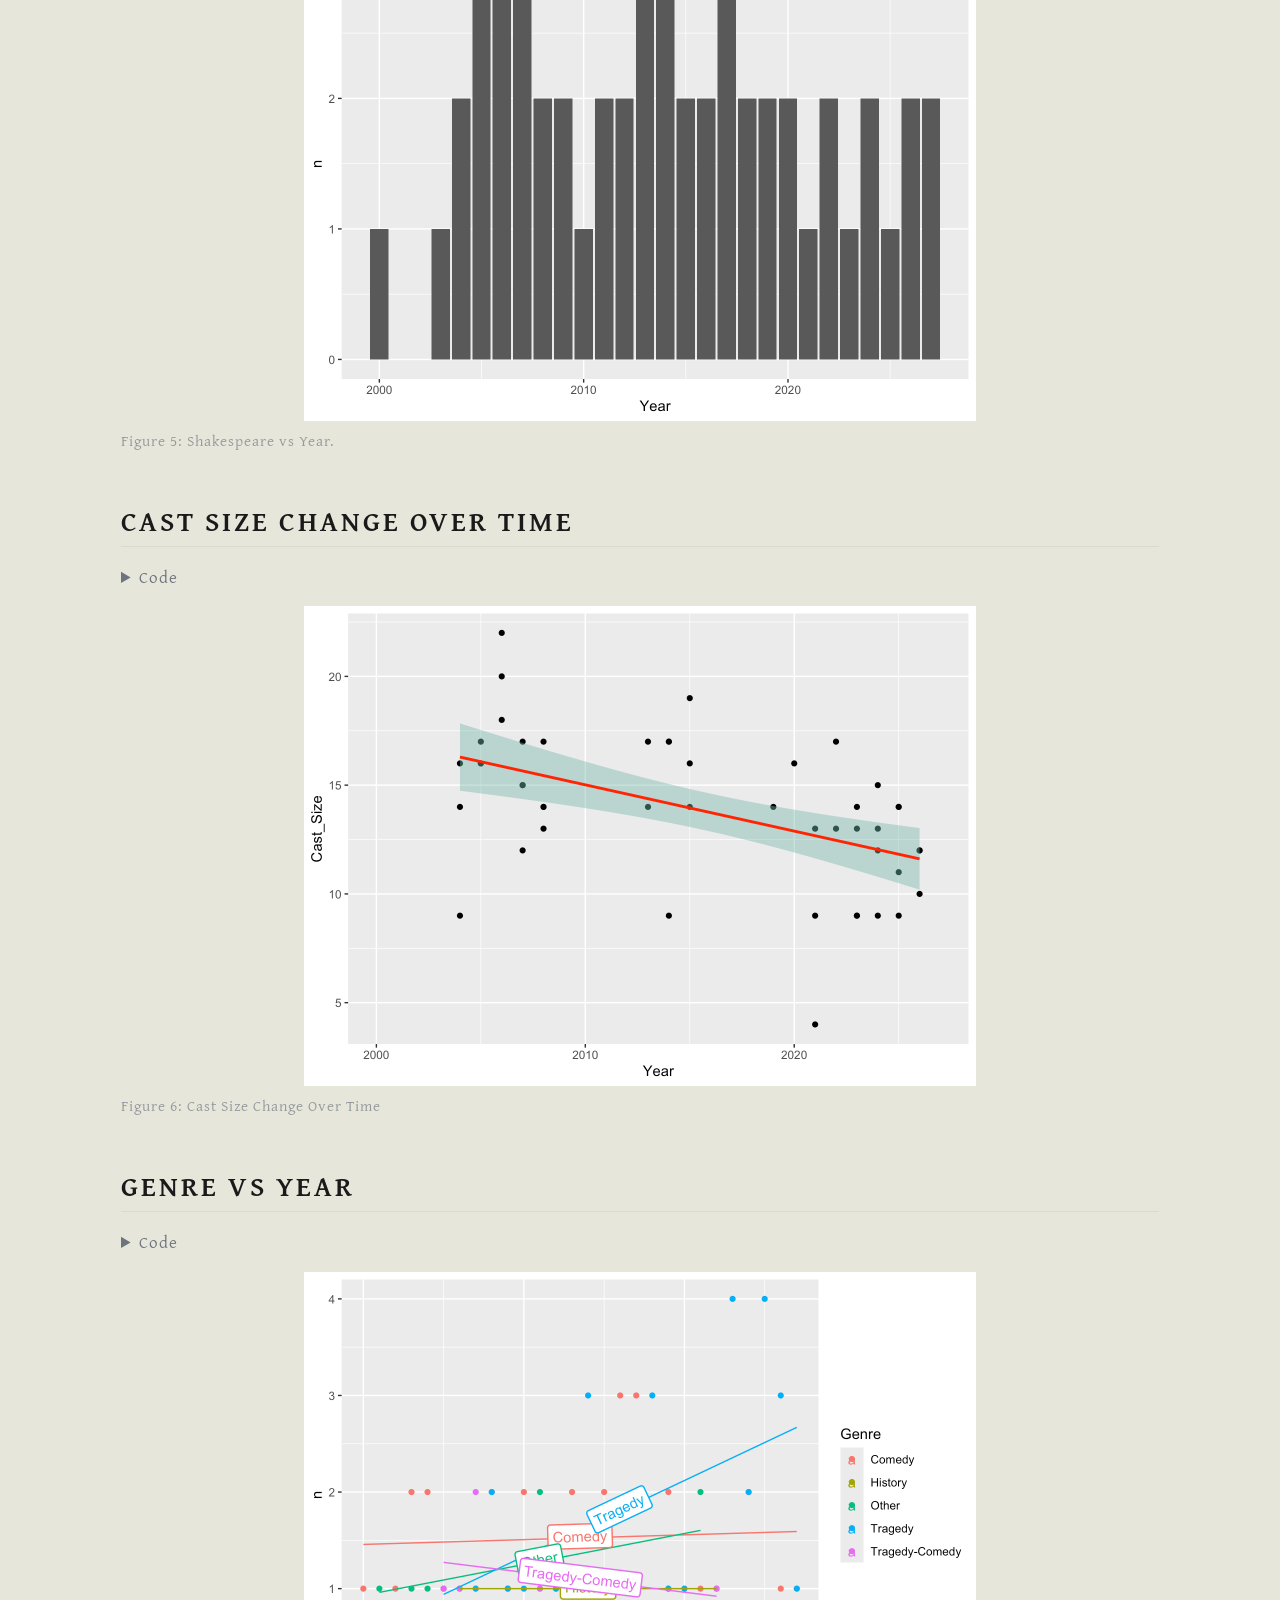
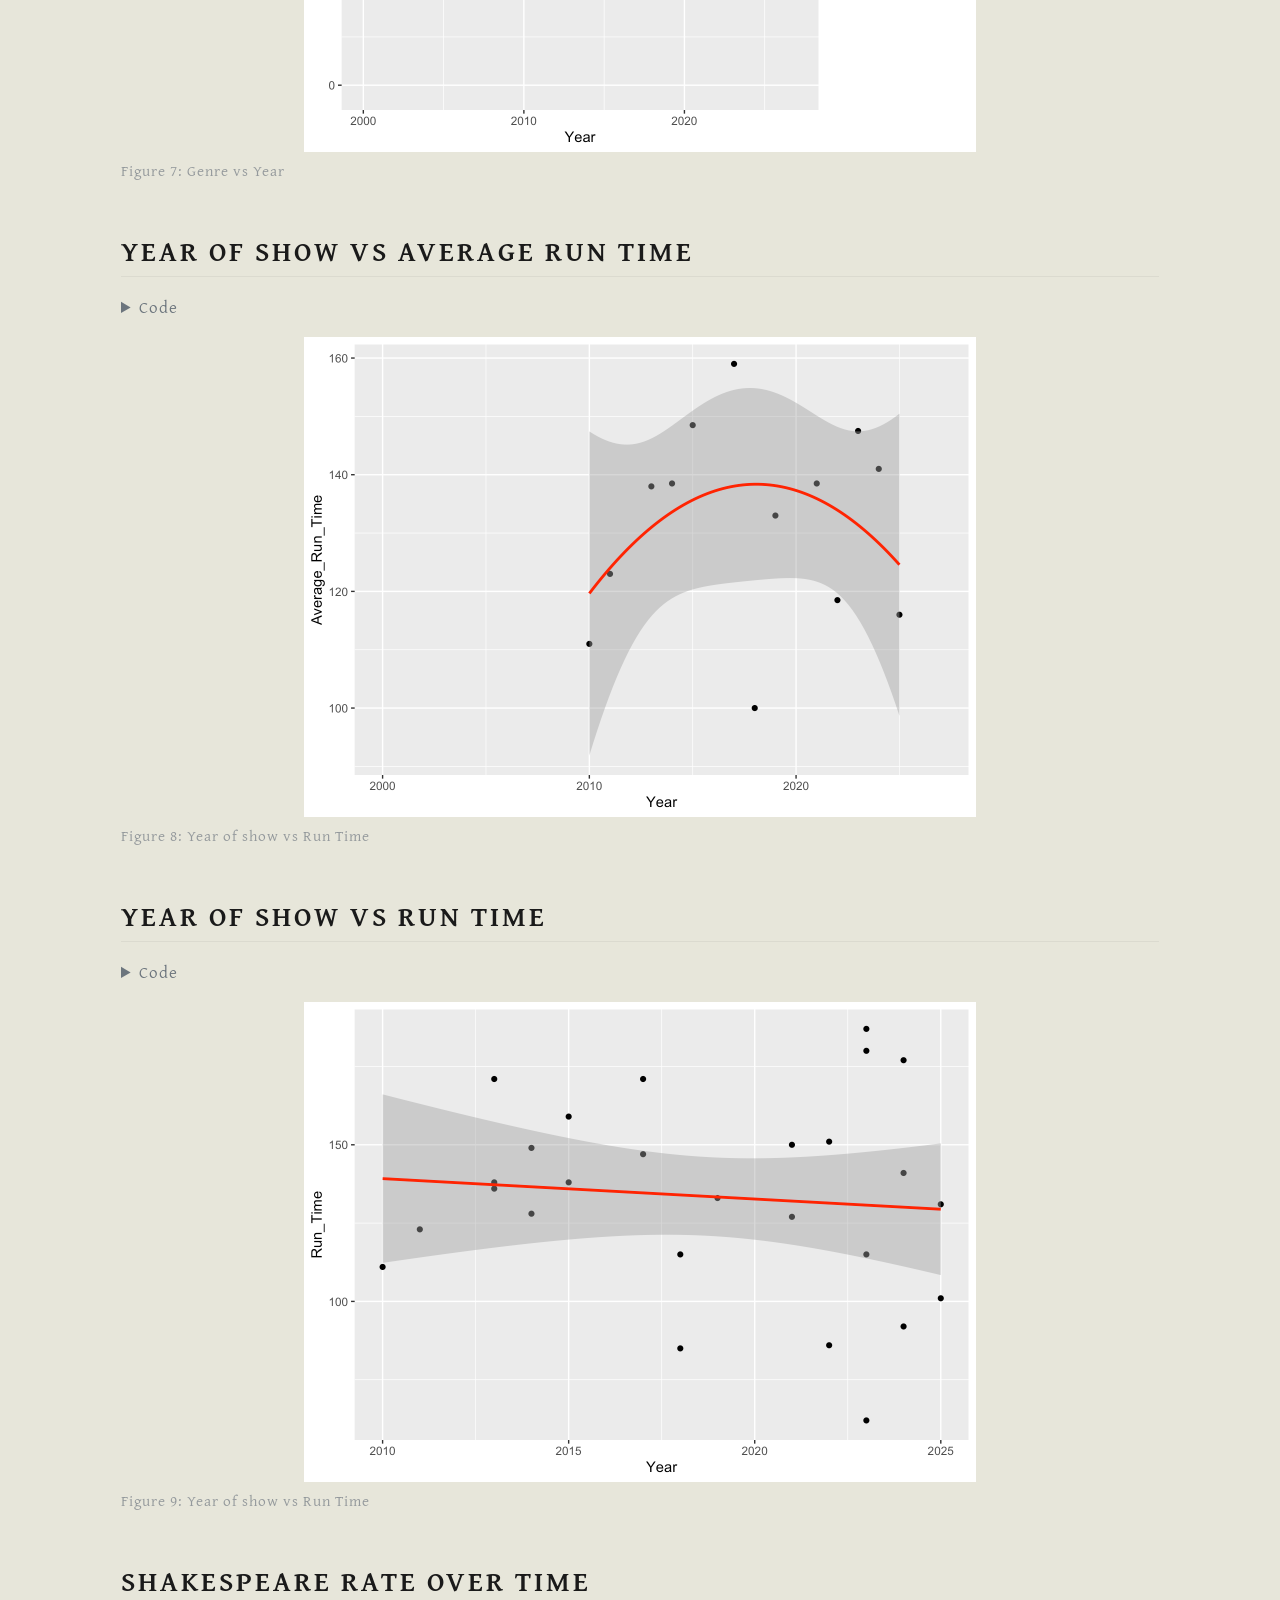
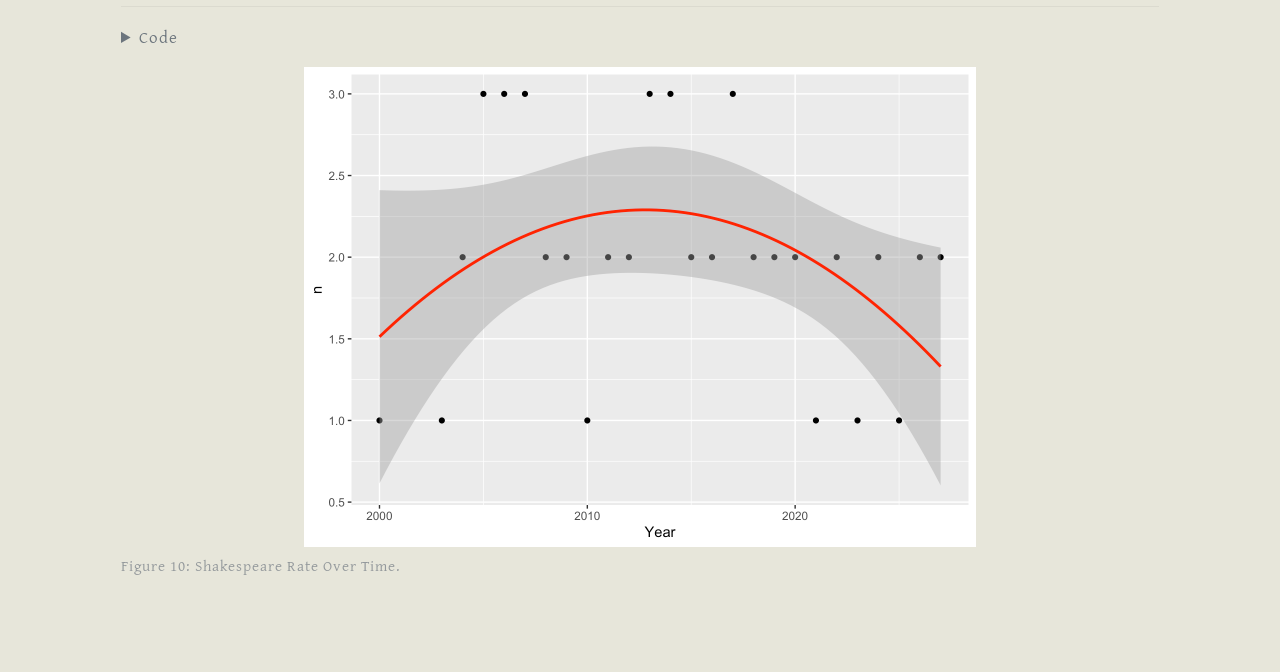
<file: docs/datavis.html>
<!DOCTYPE html>
<html xmlns="http://www.w3.org/1999/xhtml" lang="en" xml:lang="en"><head>

<meta charset="utf-8">
<meta name="generator" content="quarto-1.10.18">

<meta name="viewport" content="width=device-width, initial-scale=1.0, user-scalable=yes">


<title>Data Visualization – SPT Data Archive</title>
<style>
/* Default styles provided by pandoc.
** See https://pandoc.org/MANUAL.html#variables-for-html for config info.
*/
span.smallcaps{font-variant: small-caps;}
div.columns{display: flex; gap: 1.5em;}
div.column{flex: auto;}
@media screen {
div.columns{gap: min(4vw, 1.5em);}
div.column{overflow-x: auto;}
}
div.hanging-indent{margin-left: 1.5em; text-indent: -1.5em;}
ul.task-list{list-style: none;}
ul.task-list li input[type="checkbox"] {
  width: 0.8em;
  margin: 0 0.8em 0.2em -1em; /* quarto-specific, see https://github.com/quarto-dev/quarto-cli/issues/4556 */ 
  vertical-align: middle;
}
/* CSS for syntax highlighting */
html { -webkit-text-size-adjust: 100%; }
pre > code.sourceCode { white-space: pre; position: relative; }
pre > code.sourceCode > span { display: inline-block; line-height: 1.25; }
pre > code.sourceCode > span:empty { height: 1.2em; }
.sourceCode { overflow: visible; }
code.sourceCode > span { color: inherit; text-decoration: inherit; }
div.sourceCode { margin: 1em 0; }
pre.sourceCode { margin: 0; }
@media screen {
div.sourceCode { overflow: auto; }
}
@media print {
pre > code.sourceCode { white-space: pre-wrap; }
pre > code.sourceCode > span { text-indent: -5em; padding-left: 5em; }
}
pre.numberSource code
  { counter-reset: source-line 0; }
pre.numberSource code > span
  { position: relative; left: -4em; counter-increment: source-line; }
pre.numberSource code > span > a:first-child::before
  { content: counter(source-line);
    position: relative; left: -1em; text-align: right; vertical-align: baseline;
    border: none; display: inline-block;
    -webkit-touch-callout: none; -webkit-user-select: none;
    -khtml-user-select: none; -moz-user-select: none;
    -ms-user-select: none; user-select: none;
    padding: 0 4px; width: 4em;
  }
pre.numberSource { margin-left: 3em;  padding-left: 4px; }
div.sourceCode
  {   }
@media screen {
pre > code.sourceCode > span > a:first-child::before { text-decoration: underline; }
}
</style>


<script src="site_libs/quarto-nav/quarto-nav.js"></script>
<script src="site_libs/quarto-nav/headroom.min.js"></script>
<script src="site_libs/clipboard/clipboard.min.js"></script>
<script src="site_libs/quarto-search/autocomplete.umd.js"></script>
<script src="site_libs/quarto-search/fuse.min.js"></script>
<script src="site_libs/quarto-search/quarto-search.js"></script>
<meta name="quarto:offset" content="./">
<script src="site_libs/quarto-html/quarto.js" type="module"></script>
<script src="site_libs/quarto-html/tabsets/tabsets.js" type="module"></script>
<script src="site_libs/quarto-html/popper.min.js"></script>
<script src="site_libs/quarto-html/tippy.umd.min.js"></script>
<script src="site_libs/quarto-html/anchor.min.js"></script>
<link href="site_libs/quarto-html/tippy.css" rel="stylesheet">
<link href="site_libs/quarto-html/quarto-syntax-highlighting-64a204ab8560d761af7679ceaba22944.css" rel="stylesheet" id="quarto-text-highlighting-styles">
<script src="site_libs/bootstrap/bootstrap.min.js"></script>
<link href="site_libs/bootstrap/bootstrap-icons.css" rel="stylesheet">
<link href="site_libs/bootstrap/bootstrap-7d0cbaf112367e4c3a363cad0762eeaa.min.css" rel="stylesheet" append-hash="true" id="quarto-bootstrap" data-mode="light">
<script id="quarto-search-options" type="application/json">{
  "location": "navbar",
  "copy-button": false,
  "collapse-after": 3,
  "panel-placement": "end",
  "type": "overlay",
  "limit": 50,
  "keyboard-shortcut": [
    "f",
    "/",
    "s"
  ],
  "show-item-context": false,
  "language": {
    "search-no-results-text": "No results",
    "search-matching-documents-text": "matching documents",
    "search-copy-link-title": "Copy link to search",
    "search-hide-matches-text": "Hide additional matches",
    "search-more-match-text": "more match in this document",
    "search-more-matches-text": "more matches in this document",
    "search-clear-button-title": "Clear",
    "search-text-placeholder": "",
    "search-detached-cancel-button-title": "Cancel",
    "search-submit-button-title": "Submit",
    "search-label": "Search"
  }
}</script>


<link rel="stylesheet" href="styles.css">
</head>

<body class="nav-fixed fullcontent quarto-light">

<div id="quarto-search-results"></div>
  <header id="quarto-header" class="headroom fixed-top">
    <nav class="navbar navbar-expand-lg " data-bs-theme="dark">
      <div class="navbar-container container-fluid">
            <div id="quarto-search" class="" title="Search"></div>
          <button class="navbar-toggler" type="button" data-bs-toggle="collapse" data-bs-target="#navbarCollapse" aria-controls="navbarCollapse" role="menu" aria-expanded="false" aria-label="Toggle navigation" onclick="if (window.quartoToggleHeadroom) { window.quartoToggleHeadroom(); }">
  <span class="navbar-toggler-icon"></span>
</button>
          <div class="collapse navbar-collapse" id="navbarCollapse">
            <ul class="navbar-nav navbar-nav-scroll me-auto">
  <li class="nav-item">
    <a class="nav-link" href="./index.html"> 
<span class="menu-text">Home</span></a>
  </li>  
  <li class="nav-item">
    <a class="nav-link active" href="./datavis.html" aria-current="page"> 
<span class="menu-text">Data Visualization</span></a>
  </li>  
  <li class="nav-item">
    <a class="nav-link" href="./about.html"> 
<span class="menu-text">About</span></a>
  </li>  
  <li class="nav-item">
    <a class="nav-link" href="./data.html"> 
<span class="menu-text">Data</span></a>
  </li>  
</ul>
            <ul class="navbar-nav navbar-nav-scroll ms-auto">
  <li class="nav-item compact">
    <a class="nav-link" href="https://github.com/annika-bergstrom/sptdataset"> <i class="bi bi-github" role="img">
</i> 
<span class="menu-text"></span></a>
  </li>  
</ul>
          </div> <!-- /navcollapse -->
            <div class="quarto-navbar-tools">
</div>
      </div> <!-- /container-fluid -->
    </nav>
</header>
<!-- content -->
<div id="quarto-content" class="quarto-container page-columns page-rows-contents page-layout-article page-navbar">
<!-- sidebar -->
<!-- margin-sidebar -->
    
<!-- main -->
<main class="content" id="quarto-document-content">
<div class="heading">
    <img src="spt-logo.jpg" alt="Shakespeare Performance Troupe Logo" style="width: 100px; height: auto; margin-right: 1rem;">
    <h1>Shakespeare Performance Troupe Data Archive</h1>
</div>

<header id="title-block-header" class="quarto-title-block default">
<div class="quarto-title">
<h1 class="title">Data Visualization</h1>
</div>



<div class="quarto-title-meta">

    
  
    
  </div>
  


</header>


<section id="year-of-show-vs-times-performed" class="level2">
<h2 class="anchored" data-anchor-id="year-of-show-vs-times-performed">Year of show vs Times Performed</h2>
<div class="cell">
<details class="code-fold">
<summary>Code</summary>
<div class="code-copy-outer-scaffold"><div class="sourceCode cell-code" id="cb1"><pre class="sourceCode r code-with-copy"><code class="sourceCode r"><span id="cb1-1"><a href="#cb1-1" aria-hidden="true" tabindex="-1"></a><span class="fu">library</span>(ggplot2)</span>
<span id="cb1-2"><a href="#cb1-2" aria-hidden="true" tabindex="-1"></a><span class="fu">library</span> (dplyr)</span>
<span id="cb1-3"><a href="#cb1-3" aria-hidden="true" tabindex="-1"></a></span>
<span id="cb1-4"><a href="#cb1-4" aria-hidden="true" tabindex="-1"></a>proddata <span class="ot">&lt;-</span> <span class="fu">read.csv</span>(<span class="st">"https://raw.githubusercontent.com/annika-bergstrom/csv-data-/refs/heads/main/SPT%20Production%20History%20-%20Sheet1.csv"</span>)</span>
<span id="cb1-5"><a href="#cb1-5" aria-hidden="true" tabindex="-1"></a></span>
<span id="cb1-6"><a href="#cb1-6" aria-hidden="true" tabindex="-1"></a><span class="fu">names</span>(proddata)[<span class="fu">names</span>(proddata) <span class="sc">==</span> <span class="st">"Times Performed"</span>] <span class="ot">&lt;-</span> <span class="st">"Times_Performed"</span></span>
<span id="cb1-7"><a href="#cb1-7" aria-hidden="true" tabindex="-1"></a></span>
<span id="cb1-8"><a href="#cb1-8" aria-hidden="true" tabindex="-1"></a>year_average <span class="ot">&lt;-</span> proddata <span class="sc">%&gt;%</span></span>
<span id="cb1-9"><a href="#cb1-9" aria-hidden="true" tabindex="-1"></a>  <span class="fu">group_by</span>(Year) <span class="sc">%&gt;%</span></span>
<span id="cb1-10"><a href="#cb1-10" aria-hidden="true" tabindex="-1"></a>  <span class="fu">summarise</span>(<span class="at">Average_Times_Performed =</span> <span class="fu">median</span>(Times_Performed, <span class="at">na.rm =</span> <span class="cn">TRUE</span>))</span>
<span id="cb1-11"><a href="#cb1-11" aria-hidden="true" tabindex="-1"></a></span>
<span id="cb1-12"><a href="#cb1-12" aria-hidden="true" tabindex="-1"></a><span class="co"># Barplot</span></span>
<span id="cb1-13"><a href="#cb1-13" aria-hidden="true" tabindex="-1"></a><span class="fu">ggplot</span>(year_average, <span class="fu">aes</span>(<span class="at">x=</span>Year, <span class="at">y=</span>Average_Times_Performed)) <span class="sc">+</span> </span>
<span id="cb1-14"><a href="#cb1-14" aria-hidden="true" tabindex="-1"></a>  <span class="fu">geom_point</span>(<span class="at">stat =</span> <span class="st">"identity"</span>) <span class="sc">+</span> <span class="fu">geom_smooth</span>(<span class="at">method =</span> <span class="st">"lm"</span>, <span class="at">formula =</span> y <span class="sc">~</span> <span class="fu">poly</span>(x, <span class="dv">1</span>), <span class="at">color =</span> <span class="st">"red"</span>, <span class="at">se =</span> <span class="cn">TRUE</span>)</span></code></pre></div><button title="Copy to Clipboard" class="code-copy-button"><i class="bi"></i></button></div>
</details>
<div class="cell-output-display">
<div id="fig-yearvsperformed" class="quarto-float quarto-figure quarto-figure-center anchored">
<figure class="quarto-float quarto-float-fig figure">
<div aria-describedby="fig-yearvsperformed-caption-0ceaefa1-69ba-4598-a22c-09a6ac19f8ca">
<img src="datavis_files/figure-html/fig-yearvsperformed-1.png" class="img-fluid figure-img" width="672">
</div>
<figcaption class="quarto-float-caption-bottom quarto-float-caption quarto-float-fig" id="fig-yearvsperformed-caption-0ceaefa1-69ba-4598-a22c-09a6ac19f8ca">
Figure&nbsp;1: Year of show vs times performed.
</figcaption>
</figure>
</div>
</div>
</div>
</section>
<section id="genre-vs-times-performed" class="level2">
<h2 class="anchored" data-anchor-id="genre-vs-times-performed">Genre vs Times Performed</h2>
<div class="cell">
<details class="code-fold">
<summary>Code</summary>
<div class="code-copy-outer-scaffold"><div class="sourceCode cell-code" id="cb2"><pre class="sourceCode r code-with-copy"><code class="sourceCode r"><span id="cb2-1"><a href="#cb2-1" aria-hidden="true" tabindex="-1"></a><span class="fu">library</span>(ggplot2)</span>
<span id="cb2-2"><a href="#cb2-2" aria-hidden="true" tabindex="-1"></a><span class="fu">library</span> (dplyr)</span>
<span id="cb2-3"><a href="#cb2-3" aria-hidden="true" tabindex="-1"></a><span class="fu">library</span> (ggiraph)</span>
<span id="cb2-4"><a href="#cb2-4" aria-hidden="true" tabindex="-1"></a></span>
<span id="cb2-5"><a href="#cb2-5" aria-hidden="true" tabindex="-1"></a>proddata <span class="ot">&lt;-</span> <span class="fu">read.csv</span>(<span class="st">"https://raw.githubusercontent.com/annika-bergstrom/csv-data-/refs/heads/main/SPT%20Production%20History%20-%20Sheet1.csv"</span>)</span>
<span id="cb2-6"><a href="#cb2-6" aria-hidden="true" tabindex="-1"></a></span>
<span id="cb2-7"><a href="#cb2-7" aria-hidden="true" tabindex="-1"></a><span class="fu">names</span>(proddata)[<span class="fu">names</span>(proddata) <span class="sc">==</span> <span class="st">"Times Performed"</span>] <span class="ot">&lt;-</span> <span class="st">"Times_Performed"</span></span>
<span id="cb2-8"><a href="#cb2-8" aria-hidden="true" tabindex="-1"></a></span>
<span id="cb2-9"><a href="#cb2-9" aria-hidden="true" tabindex="-1"></a>genre_average <span class="ot">&lt;-</span> proddata <span class="sc">%&gt;%</span></span>
<span id="cb2-10"><a href="#cb2-10" aria-hidden="true" tabindex="-1"></a>  <span class="fu">group_by</span>(Genre) <span class="sc">%&gt;%</span></span>
<span id="cb2-11"><a href="#cb2-11" aria-hidden="true" tabindex="-1"></a>  <span class="fu">summarise</span>(<span class="at">Average_Times_Performed =</span> <span class="fu">mean</span>(Times_Performed, <span class="at">na.rm =</span> <span class="cn">TRUE</span>))</span>
<span id="cb2-12"><a href="#cb2-12" aria-hidden="true" tabindex="-1"></a></span>
<span id="cb2-13"><a href="#cb2-13" aria-hidden="true" tabindex="-1"></a><span class="co"># Barplot</span></span>
<span id="cb2-14"><a href="#cb2-14" aria-hidden="true" tabindex="-1"></a><span class="fu">ggplot</span>(genre_average, <span class="fu">aes</span>(<span class="at">x=</span>Genre, <span class="at">y=</span>Average_Times_Performed)) <span class="sc">+</span> </span>
<span id="cb2-15"><a href="#cb2-15" aria-hidden="true" tabindex="-1"></a>  <span class="fu">geom_bar_interactive</span>(<span class="at">hover_nearest =</span> <span class="cn">TRUE</span>, <span class="fu">aes</span>(<span class="at">tooltip =</span> <span class="fu">paste</span>(<span class="st">"Genre:"</span>, Genre, <span class="st">"</span><span class="sc">\n</span><span class="st">Average Times Performed:"</span>, <span class="fu">round</span>(Average_Times_Performed, <span class="dv">2</span>))), <span class="at">stat =</span> <span class="st">"identity"</span>) </span></code></pre></div><button title="Copy to Clipboard" class="code-copy-button"><i class="bi"></i></button></div>
</details>
<div class="cell-output-display">
<div id="fig-genrevsperformed" class="quarto-float quarto-figure quarto-figure-center anchored">
<figure class="quarto-float quarto-float-fig figure">
<div aria-describedby="fig-genrevsperformed-caption-0ceaefa1-69ba-4598-a22c-09a6ac19f8ca">
<img src="datavis_files/figure-html/fig-genrevsperformed-1.png" class="img-fluid figure-img" width="672">
</div>
<figcaption class="quarto-float-caption-bottom quarto-float-caption quarto-float-fig" id="fig-genrevsperformed-caption-0ceaefa1-69ba-4598-a22c-09a6ac19f8ca">
Figure&nbsp;2: Genre vs Times Performed.
</figcaption>
</figure>
</div>
</div>
</div>
</section>
<section id="genre-vs-show-season" class="level2">
<h2 class="anchored" data-anchor-id="genre-vs-show-season">Genre vs Show Season</h2>
<div class="cell">
<details class="code-fold">
<summary>Code</summary>
<div class="code-copy-outer-scaffold"><div class="sourceCode cell-code" id="cb3"><pre class="sourceCode r code-with-copy"><code class="sourceCode r"><span id="cb3-1"><a href="#cb3-1" aria-hidden="true" tabindex="-1"></a><span class="fu">library</span>(ggplot2)</span>
<span id="cb3-2"><a href="#cb3-2" aria-hidden="true" tabindex="-1"></a><span class="fu">library</span>(dplyr)</span>
<span id="cb3-3"><a href="#cb3-3" aria-hidden="true" tabindex="-1"></a></span>
<span id="cb3-4"><a href="#cb3-4" aria-hidden="true" tabindex="-1"></a></span>
<span id="cb3-5"><a href="#cb3-5" aria-hidden="true" tabindex="-1"></a>proddata <span class="ot">&lt;-</span> <span class="fu">read.csv</span>(<span class="st">"https://raw.githubusercontent.com/annika-bergstrom/csv-data-/refs/heads/main/SPT%20Production%20History%20-%20Sheet1.csv"</span>)</span>
<span id="cb3-6"><a href="#cb3-6" aria-hidden="true" tabindex="-1"></a></span>
<span id="cb3-7"><a href="#cb3-7" aria-hidden="true" tabindex="-1"></a><span class="co"># variable assignment </span></span>
<span id="cb3-8"><a href="#cb3-8" aria-hidden="true" tabindex="-1"></a><span class="fu">names</span>(proddata)[<span class="fu">names</span>(proddata) <span class="sc">==</span> <span class="st">"Times Performed"</span>] <span class="ot">&lt;-</span> <span class="st">"Times_Performed"</span></span>
<span id="cb3-9"><a href="#cb3-9" aria-hidden="true" tabindex="-1"></a></span>
<span id="cb3-10"><a href="#cb3-10" aria-hidden="true" tabindex="-1"></a><span class="fu">names</span>(proddata)[<span class="fu">names</span>(proddata) <span class="sc">==</span> <span class="st">"Fall "</span>] <span class="ot">&lt;-</span> <span class="st">"Fall"</span></span>
<span id="cb3-11"><a href="#cb3-11" aria-hidden="true" tabindex="-1"></a></span>
<span id="cb3-12"><a href="#cb3-12" aria-hidden="true" tabindex="-1"></a>season_counts <span class="ot">&lt;-</span> proddata <span class="sc">%&gt;%</span></span>
<span id="cb3-13"><a href="#cb3-13" aria-hidden="true" tabindex="-1"></a>  <span class="fu">count</span>(Season)</span>
<span id="cb3-14"><a href="#cb3-14" aria-hidden="true" tabindex="-1"></a>season_genre_counts <span class="ot">&lt;-</span> proddata <span class="sc">%&gt;%</span></span>
<span id="cb3-15"><a href="#cb3-15" aria-hidden="true" tabindex="-1"></a>  <span class="fu">count</span>(Season, Genre)</span>
<span id="cb3-16"><a href="#cb3-16" aria-hidden="true" tabindex="-1"></a></span>
<span id="cb3-17"><a href="#cb3-17" aria-hidden="true" tabindex="-1"></a><span class="co"># Barplot</span></span>
<span id="cb3-18"><a href="#cb3-18" aria-hidden="true" tabindex="-1"></a><span class="fu">ggplot</span>(season_genre_counts, <span class="fu">aes</span>(<span class="at">fill=</span>Genre, <span class="at">x=</span>Season, <span class="at">y=</span> n)) <span class="sc">+</span> </span>
<span id="cb3-19"><a href="#cb3-19" aria-hidden="true" tabindex="-1"></a>  <span class="fu">geom_bar</span>(<span class="at">position =</span> <span class="st">"stack"</span>, <span class="at">stat =</span> <span class="st">"identity"</span>)</span></code></pre></div><button title="Copy to Clipboard" class="code-copy-button"><i class="bi"></i></button></div>
</details>
<div class="cell-output-display">
<div id="fig-genrevsseason" class="quarto-float quarto-figure quarto-figure-center anchored">
<figure class="quarto-float quarto-float-fig figure">
<div aria-describedby="fig-genrevsseason-caption-0ceaefa1-69ba-4598-a22c-09a6ac19f8ca">
<img src="datavis_files/figure-html/fig-genrevsseason-1.png" class="img-fluid figure-img" width="672">
</div>
<figcaption class="quarto-float-caption-bottom quarto-float-caption quarto-float-fig" id="fig-genrevsseason-caption-0ceaefa1-69ba-4598-a22c-09a6ac19f8ca">
Figure&nbsp;3: Genre vs Show Season.
</figcaption>
</figure>
</div>
</div>
</div>
</section>
<section id="author-vs-genre" class="level2">
<h2 class="anchored" data-anchor-id="author-vs-genre">Author vs Genre</h2>
<div class="cell">
<details class="code-fold">
<summary>Code</summary>
<div class="code-copy-outer-scaffold"><div class="sourceCode cell-code" id="cb4"><pre class="sourceCode r code-with-copy"><code class="sourceCode r"><span id="cb4-1"><a href="#cb4-1" aria-hidden="true" tabindex="-1"></a><span class="fu">library</span>(ggplot2)</span>
<span id="cb4-2"><a href="#cb4-2" aria-hidden="true" tabindex="-1"></a><span class="fu">library</span>(dplyr)</span>
<span id="cb4-3"><a href="#cb4-3" aria-hidden="true" tabindex="-1"></a></span>
<span id="cb4-4"><a href="#cb4-4" aria-hidden="true" tabindex="-1"></a>proddata <span class="ot">&lt;-</span> <span class="fu">read.csv</span>(<span class="st">"https://raw.githubusercontent.com/annika-bergstrom/csv-data-/refs/heads/main/SPT%20Production%20History%20-%20Sheet1.csv"</span>)</span>
<span id="cb4-5"><a href="#cb4-5" aria-hidden="true" tabindex="-1"></a></span>
<span id="cb4-6"><a href="#cb4-6" aria-hidden="true" tabindex="-1"></a>author_counts <span class="ot">&lt;-</span> proddata <span class="sc">%&gt;%</span></span>
<span id="cb4-7"><a href="#cb4-7" aria-hidden="true" tabindex="-1"></a>  <span class="fu">count</span>(Author)</span>
<span id="cb4-8"><a href="#cb4-8" aria-hidden="true" tabindex="-1"></a>genre_author_counts <span class="ot">&lt;-</span> proddata <span class="sc">%&gt;%</span></span>
<span id="cb4-9"><a href="#cb4-9" aria-hidden="true" tabindex="-1"></a>  <span class="fu">count</span>(Author, Genre)</span>
<span id="cb4-10"><a href="#cb4-10" aria-hidden="true" tabindex="-1"></a></span>
<span id="cb4-11"><a href="#cb4-11" aria-hidden="true" tabindex="-1"></a>proddata_grouped <span class="ot">&lt;-</span> proddata <span class="sc">%&gt;%</span></span>
<span id="cb4-12"><a href="#cb4-12" aria-hidden="true" tabindex="-1"></a>  <span class="fu">add_count</span>(Author, <span class="at">name =</span> <span class="st">"author_total"</span>) <span class="sc">%&gt;%</span></span>
<span id="cb4-13"><a href="#cb4-13" aria-hidden="true" tabindex="-1"></a>  <span class="fu">mutate</span>(</span>
<span id="cb4-14"><a href="#cb4-14" aria-hidden="true" tabindex="-1"></a>    <span class="at">author_grouped =</span> <span class="fu">if_else</span>(author_total <span class="sc">==</span> <span class="dv">1</span>, <span class="st">"Other"</span>, Author)</span>
<span id="cb4-15"><a href="#cb4-15" aria-hidden="true" tabindex="-1"></a>  )</span>
<span id="cb4-16"><a href="#cb4-16" aria-hidden="true" tabindex="-1"></a><span class="co"># Count by grouped author and genre</span></span>
<span id="cb4-17"><a href="#cb4-17" aria-hidden="true" tabindex="-1"></a>plot_data <span class="ot">&lt;-</span> proddata_grouped <span class="sc">%&gt;%</span></span>
<span id="cb4-18"><a href="#cb4-18" aria-hidden="true" tabindex="-1"></a>  <span class="fu">count</span>(author_grouped, Genre)</span>
<span id="cb4-19"><a href="#cb4-19" aria-hidden="true" tabindex="-1"></a></span>
<span id="cb4-20"><a href="#cb4-20" aria-hidden="true" tabindex="-1"></a><span class="co"># Barplot</span></span>
<span id="cb4-21"><a href="#cb4-21" aria-hidden="true" tabindex="-1"></a><span class="fu">ggplot</span>(plot_data, <span class="fu">aes</span>(<span class="at">fill=</span>Genre, <span class="at">x=</span>author_grouped, <span class="at">y=</span> n)) <span class="sc">+</span> </span>
<span id="cb4-22"><a href="#cb4-22" aria-hidden="true" tabindex="-1"></a>  <span class="fu">geom_bar</span>(<span class="at">position =</span> <span class="st">"stack"</span>, <span class="at">stat =</span> <span class="st">"identity"</span>)</span></code></pre></div><button title="Copy to Clipboard" class="code-copy-button"><i class="bi"></i></button></div>
</details>
<div class="cell-output-display">
<div id="fig-authorvsgenre" class="quarto-float quarto-figure quarto-figure-center anchored">
<figure class="quarto-float quarto-float-fig figure">
<div aria-describedby="fig-authorvsgenre-caption-0ceaefa1-69ba-4598-a22c-09a6ac19f8ca">
<img src="datavis_files/figure-html/fig-authorvsgenre-1.png" class="img-fluid figure-img" width="672">
</div>
<figcaption class="quarto-float-caption-bottom quarto-float-caption quarto-float-fig" id="fig-authorvsgenre-caption-0ceaefa1-69ba-4598-a22c-09a6ac19f8ca">
Figure&nbsp;4: Author vs Genre.
</figcaption>
</figure>
</div>
</div>
</div>
</section>
<section id="shakepeare-shows-over-time" class="level2">
<h2 class="anchored" data-anchor-id="shakepeare-shows-over-time">Shakepeare Shows Over Time</h2>
<div class="cell">
<details class="code-fold">
<summary>Code</summary>
<div class="code-copy-outer-scaffold"><div class="sourceCode cell-code" id="cb5"><pre class="sourceCode r code-with-copy"><code class="sourceCode r"><span id="cb5-1"><a href="#cb5-1" aria-hidden="true" tabindex="-1"></a><span class="fu">library</span>(ggplot2)</span>
<span id="cb5-2"><a href="#cb5-2" aria-hidden="true" tabindex="-1"></a><span class="fu">library</span>(dplyr)</span>
<span id="cb5-3"><a href="#cb5-3" aria-hidden="true" tabindex="-1"></a></span>
<span id="cb5-4"><a href="#cb5-4" aria-hidden="true" tabindex="-1"></a>proddata <span class="ot">&lt;-</span> <span class="fu">read.csv</span>(<span class="st">"https://raw.githubusercontent.com/annika-bergstrom/csv-data-/refs/heads/main/SPT%20Production%20History%20-%20Sheet1.csv"</span>)</span>
<span id="cb5-5"><a href="#cb5-5" aria-hidden="true" tabindex="-1"></a></span>
<span id="cb5-6"><a href="#cb5-6" aria-hidden="true" tabindex="-1"></a>Shakespeare <span class="ot">&lt;-</span> proddata <span class="sc">%&gt;%</span></span>
<span id="cb5-7"><a href="#cb5-7" aria-hidden="true" tabindex="-1"></a>  <span class="fu">filter</span>(Author <span class="sc">==</span> <span class="st">"William Shakespeare"</span>)</span>
<span id="cb5-8"><a href="#cb5-8" aria-hidden="true" tabindex="-1"></a></span>
<span id="cb5-9"><a href="#cb5-9" aria-hidden="true" tabindex="-1"></a><span class="co"># count shakespeare productions by year</span></span>
<span id="cb5-10"><a href="#cb5-10" aria-hidden="true" tabindex="-1"></a>plot_data <span class="ot">&lt;-</span> Shakespeare <span class="sc">%&gt;%</span></span>
<span id="cb5-11"><a href="#cb5-11" aria-hidden="true" tabindex="-1"></a>  <span class="fu">count</span>(Year)</span>
<span id="cb5-12"><a href="#cb5-12" aria-hidden="true" tabindex="-1"></a></span>
<span id="cb5-13"><a href="#cb5-13" aria-hidden="true" tabindex="-1"></a><span class="co"># Bar chart</span></span>
<span id="cb5-14"><a href="#cb5-14" aria-hidden="true" tabindex="-1"></a><span class="fu">ggplot</span>(plot_data, <span class="fu">aes</span>(<span class="at">x=</span> Year, <span class="at">y=</span> n)) <span class="sc">+</span> </span>
<span id="cb5-15"><a href="#cb5-15" aria-hidden="true" tabindex="-1"></a>  <span class="fu">geom_bar</span>(<span class="at">stat =</span> <span class="st">"identity"</span>)</span></code></pre></div><button title="Copy to Clipboard" class="code-copy-button"><i class="bi"></i></button></div>
</details>
<div class="cell-output-display">
<div id="fig-shakespeareovertime" class="quarto-float quarto-figure quarto-figure-center anchored">
<figure class="quarto-float quarto-float-fig figure">
<div aria-describedby="fig-shakespeareovertime-caption-0ceaefa1-69ba-4598-a22c-09a6ac19f8ca">
<img src="datavis_files/figure-html/fig-shakespeareovertime-1.png" class="img-fluid figure-img" width="672">
</div>
<figcaption class="quarto-float-caption-bottom quarto-float-caption quarto-float-fig" id="fig-shakespeareovertime-caption-0ceaefa1-69ba-4598-a22c-09a6ac19f8ca">
Figure&nbsp;5: Shakespeare vs Year.
</figcaption>
</figure>
</div>
</div>
</div>
</section>
<section id="cast-size-change-over-time" class="level2">
<h2 class="anchored" data-anchor-id="cast-size-change-over-time">Cast Size Change Over Time</h2>
<div class="cell">
<details class="code-fold">
<summary>Code</summary>
<div class="code-copy-outer-scaffold"><div class="sourceCode cell-code" id="cb6"><pre class="sourceCode r code-with-copy"><code class="sourceCode r"><span id="cb6-1"><a href="#cb6-1" aria-hidden="true" tabindex="-1"></a><span class="co"># Library</span></span>
<span id="cb6-2"><a href="#cb6-2" aria-hidden="true" tabindex="-1"></a><span class="fu">library</span>(ggplot2)</span>
<span id="cb6-3"><a href="#cb6-3" aria-hidden="true" tabindex="-1"></a></span>
<span id="cb6-4"><a href="#cb6-4" aria-hidden="true" tabindex="-1"></a><span class="co"># Create data</span></span>
<span id="cb6-5"><a href="#cb6-5" aria-hidden="true" tabindex="-1"></a>proddata <span class="ot">&lt;-</span> <span class="fu">read.csv</span>(<span class="st">"https://raw.githubusercontent.com/annika-bergstrom/csv-data-/refs/heads/main/SPT%20Production%20History%20-%20Sheet1.csv"</span>)</span>
<span id="cb6-6"><a href="#cb6-6" aria-hidden="true" tabindex="-1"></a></span>
<span id="cb6-7"><a href="#cb6-7" aria-hidden="true" tabindex="-1"></a><span class="co"># linear trend + confidence interval</span></span>
<span id="cb6-8"><a href="#cb6-8" aria-hidden="true" tabindex="-1"></a><span class="fu">ggplot</span>(proddata, <span class="fu">aes</span>(<span class="at">x=</span> Year, <span class="at">y=</span> Cast_Size)) <span class="sc">+</span></span>
<span id="cb6-9"><a href="#cb6-9" aria-hidden="true" tabindex="-1"></a>  <span class="fu">geom_point</span>() <span class="sc">+</span> <span class="fu">geom_smooth</span>(<span class="at">method=</span>lm , <span class="at">color=</span><span class="st">"red"</span>, <span class="at">fill=</span><span class="st">"#69b3a2"</span>, <span class="at">se=</span><span class="cn">TRUE</span>)</span></code></pre></div><button title="Copy to Clipboard" class="code-copy-button"><i class="bi"></i></button></div>
</details>
<div class="cell-output-display">
<div id="fig-castsizeovertime" class="quarto-float quarto-figure quarto-figure-center anchored">
<figure class="quarto-float quarto-float-fig figure">
<div aria-describedby="fig-castsizeovertime-caption-0ceaefa1-69ba-4598-a22c-09a6ac19f8ca">
<img src="datavis_files/figure-html/fig-castsizeovertime-1.png" class="img-fluid figure-img" width="672">
</div>
<figcaption class="quarto-float-caption-bottom quarto-float-caption quarto-float-fig" id="fig-castsizeovertime-caption-0ceaefa1-69ba-4598-a22c-09a6ac19f8ca">
Figure&nbsp;6: Cast Size Change Over Time
</figcaption>
</figure>
</div>
</div>
</div>
</section>
<section id="genre-vs-year" class="level2">
<h2 class="anchored" data-anchor-id="genre-vs-year">Genre vs Year</h2>
<div class="cell">
<details class="code-fold">
<summary>Code</summary>
<div class="code-copy-outer-scaffold"><div class="sourceCode cell-code" id="cb7"><pre class="sourceCode r code-with-copy"><code class="sourceCode r"><span id="cb7-1"><a href="#cb7-1" aria-hidden="true" tabindex="-1"></a><span class="fu">library</span>(ggplot2)</span>
<span id="cb7-2"><a href="#cb7-2" aria-hidden="true" tabindex="-1"></a><span class="fu">library</span> (dplyr)</span>
<span id="cb7-3"><a href="#cb7-3" aria-hidden="true" tabindex="-1"></a><span class="fu">library</span> (ggiraph)</span>
<span id="cb7-4"><a href="#cb7-4" aria-hidden="true" tabindex="-1"></a><span class="fu">library</span> (geomtextpath)</span>
<span id="cb7-5"><a href="#cb7-5" aria-hidden="true" tabindex="-1"></a></span>
<span id="cb7-6"><a href="#cb7-6" aria-hidden="true" tabindex="-1"></a>proddata <span class="ot">&lt;-</span> <span class="fu">read.csv</span>(<span class="st">"https://raw.githubusercontent.com/annika-bergstrom/csv-data-/refs/heads/main/SPT%20Production%20History%20-%20Sheet1.csv"</span>)</span>
<span id="cb7-7"><a href="#cb7-7" aria-hidden="true" tabindex="-1"></a></span>
<span id="cb7-8"><a href="#cb7-8" aria-hidden="true" tabindex="-1"></a>genre_counts <span class="ot">&lt;-</span> proddata <span class="sc">%&gt;%</span></span>
<span id="cb7-9"><a href="#cb7-9" aria-hidden="true" tabindex="-1"></a>  <span class="fu">count</span>(Genre)</span>
<span id="cb7-10"><a href="#cb7-10" aria-hidden="true" tabindex="-1"></a>Year_genre_counts <span class="ot">&lt;-</span> proddata <span class="sc">%&gt;%</span></span>
<span id="cb7-11"><a href="#cb7-11" aria-hidden="true" tabindex="-1"></a>  <span class="fu">count</span>(Year, Genre)</span>
<span id="cb7-12"><a href="#cb7-12" aria-hidden="true" tabindex="-1"></a><span class="co"># Barplot</span></span>
<span id="cb7-13"><a href="#cb7-13" aria-hidden="true" tabindex="-1"></a><span class="fu">ggplot</span>(Year_genre_counts, <span class="fu">aes</span>(<span class="at">x=</span>Year, <span class="at">y=</span> n, <span class="at">color=</span>Genre, <span class="at">group=</span>Genre)) <span class="sc">+</span> </span>
<span id="cb7-14"><a href="#cb7-14" aria-hidden="true" tabindex="-1"></a>  <span class="fu">geom_point</span>(<span class="at">stat =</span> <span class="st">"identity"</span>) <span class="sc">+</span> <span class="fu">geom_labelsmooth</span>(<span class="fu">aes</span> (<span class="at">label =</span> Genre), <span class="at">fill =</span> <span class="st">"white"</span>, <span class="at">method =</span> <span class="st">"lm"</span>, <span class="at">formula =</span> y <span class="sc">~</span> x)</span></code></pre></div><button title="Copy to Clipboard" class="code-copy-button"><i class="bi"></i></button></div>
</details>
<div class="cell-output-display">
<div id="fig-genrevsyear" class="quarto-float quarto-figure quarto-figure-center anchored">
<figure class="quarto-float quarto-float-fig figure">
<div aria-describedby="fig-genrevsyear-caption-0ceaefa1-69ba-4598-a22c-09a6ac19f8ca">
<img src="datavis_files/figure-html/fig-genrevsyear-1.png" class="img-fluid figure-img" width="672">
</div>
<figcaption class="quarto-float-caption-bottom quarto-float-caption quarto-float-fig" id="fig-genrevsyear-caption-0ceaefa1-69ba-4598-a22c-09a6ac19f8ca">
Figure&nbsp;7: Genre vs Year
</figcaption>
</figure>
</div>
</div>
</div>
</section>
<section id="year-of-show-vs-average-run-time" class="level2">
<h2 class="anchored" data-anchor-id="year-of-show-vs-average-run-time">Year of show vs Average Run Time</h2>
<div class="cell">
<details class="code-fold">
<summary>Code</summary>
<div class="code-copy-outer-scaffold"><div class="sourceCode cell-code" id="cb8"><pre class="sourceCode r code-with-copy"><code class="sourceCode r"><span id="cb8-1"><a href="#cb8-1" aria-hidden="true" tabindex="-1"></a><span class="fu">library</span>(ggplot2)</span>
<span id="cb8-2"><a href="#cb8-2" aria-hidden="true" tabindex="-1"></a><span class="fu">library</span> (dplyr)</span>
<span id="cb8-3"><a href="#cb8-3" aria-hidden="true" tabindex="-1"></a></span>
<span id="cb8-4"><a href="#cb8-4" aria-hidden="true" tabindex="-1"></a>proddata <span class="ot">&lt;-</span> <span class="fu">read.csv</span>(<span class="st">"https://raw.githubusercontent.com/annika-bergstrom/csv-data-/refs/heads/main/SPT%20Production%20History%20-%20Sheet1.csv"</span>)</span>
<span id="cb8-5"><a href="#cb8-5" aria-hidden="true" tabindex="-1"></a></span>
<span id="cb8-6"><a href="#cb8-6" aria-hidden="true" tabindex="-1"></a><span class="fu">names</span>(proddata)[<span class="fu">names</span>(proddata) <span class="sc">==</span> <span class="st">"Times Performed"</span>] <span class="ot">&lt;-</span> <span class="st">"Times_Performed"</span></span>
<span id="cb8-7"><a href="#cb8-7" aria-hidden="true" tabindex="-1"></a></span>
<span id="cb8-8"><a href="#cb8-8" aria-hidden="true" tabindex="-1"></a>year_average <span class="ot">&lt;-</span> proddata <span class="sc">%&gt;%</span></span>
<span id="cb8-9"><a href="#cb8-9" aria-hidden="true" tabindex="-1"></a>  <span class="fu">group_by</span>(Year) <span class="sc">%&gt;%</span></span>
<span id="cb8-10"><a href="#cb8-10" aria-hidden="true" tabindex="-1"></a>  <span class="fu">summarise</span>(<span class="at">Average_Run_Time =</span> <span class="fu">median</span>(Run_Time, <span class="at">na.rm =</span> <span class="cn">TRUE</span>))</span>
<span id="cb8-11"><a href="#cb8-11" aria-hidden="true" tabindex="-1"></a></span>
<span id="cb8-12"><a href="#cb8-12" aria-hidden="true" tabindex="-1"></a><span class="co"># Barplot</span></span>
<span id="cb8-13"><a href="#cb8-13" aria-hidden="true" tabindex="-1"></a><span class="fu">ggplot</span>(year_average, <span class="fu">aes</span>(<span class="at">x=</span>Year, <span class="at">y=</span>Average_Run_Time)) <span class="sc">+</span> </span>
<span id="cb8-14"><a href="#cb8-14" aria-hidden="true" tabindex="-1"></a>  <span class="fu">geom_point</span>(<span class="at">stat =</span> <span class="st">"identity"</span>) <span class="sc">+</span> <span class="fu">geom_smooth</span>(<span class="at">method =</span> <span class="st">"lm"</span>, <span class="at">formula =</span> y <span class="sc">~</span> <span class="fu">poly</span>(x, <span class="dv">2</span>), <span class="at">color =</span> <span class="st">"red"</span>, <span class="at">se =</span> <span class="cn">TRUE</span>)</span></code></pre></div><button title="Copy to Clipboard" class="code-copy-button"><i class="bi"></i></button></div>
</details>
<div class="cell-output-display">
<div id="fig-yearvsaverageruntime" class="quarto-float quarto-figure quarto-figure-center anchored">
<figure class="quarto-float quarto-float-fig figure">
<div aria-describedby="fig-yearvsaverageruntime-caption-0ceaefa1-69ba-4598-a22c-09a6ac19f8ca">
<img src="datavis_files/figure-html/fig-yearvsaverageruntime-1.png" class="img-fluid figure-img" width="672">
</div>
<figcaption class="quarto-float-caption-bottom quarto-float-caption quarto-float-fig" id="fig-yearvsaverageruntime-caption-0ceaefa1-69ba-4598-a22c-09a6ac19f8ca">
Figure&nbsp;8: Year of show vs Run Time
</figcaption>
</figure>
</div>
</div>
</div>
</section>
<section id="year-of-show-vs-run-time" class="level2">
<h2 class="anchored" data-anchor-id="year-of-show-vs-run-time">Year of show vs Run Time</h2>
<div class="cell">
<details class="code-fold">
<summary>Code</summary>
<div class="code-copy-outer-scaffold"><div class="sourceCode cell-code" id="cb9"><pre class="sourceCode r code-with-copy"><code class="sourceCode r"><span id="cb9-1"><a href="#cb9-1" aria-hidden="true" tabindex="-1"></a><span class="fu">library</span>(ggplot2)</span>
<span id="cb9-2"><a href="#cb9-2" aria-hidden="true" tabindex="-1"></a><span class="fu">library</span> (dplyr)</span>
<span id="cb9-3"><a href="#cb9-3" aria-hidden="true" tabindex="-1"></a></span>
<span id="cb9-4"><a href="#cb9-4" aria-hidden="true" tabindex="-1"></a>proddata <span class="ot">&lt;-</span> <span class="fu">read.csv</span>(<span class="st">"https://raw.githubusercontent.com/annika-bergstrom/csv-data-/refs/heads/main/SPT%20Production%20History%20-%20Sheet1.csv"</span>)</span>
<span id="cb9-5"><a href="#cb9-5" aria-hidden="true" tabindex="-1"></a></span>
<span id="cb9-6"><a href="#cb9-6" aria-hidden="true" tabindex="-1"></a>cleaned_data <span class="ot">&lt;-</span> proddata <span class="sc">%&gt;%</span></span>
<span id="cb9-7"><a href="#cb9-7" aria-hidden="true" tabindex="-1"></a>  <span class="fu">filter</span>(</span>
<span id="cb9-8"><a href="#cb9-8" aria-hidden="true" tabindex="-1"></a>    Run_Time<span class="sc">&gt;=</span> <span class="fu">quantile</span>(Run_Time, <span class="fl">0.25</span>, <span class="at">na.rm =</span> <span class="cn">TRUE</span>) <span class="sc">-</span> <span class="fl">1.5</span> <span class="sc">*</span> <span class="fu">IQR</span>(Run_Time, <span class="at">na.rm =</span> <span class="cn">TRUE</span>) <span class="sc">&amp;</span></span>
<span id="cb9-9"><a href="#cb9-9" aria-hidden="true" tabindex="-1"></a>    Run_Time<span class="sc">&lt;=</span> <span class="fu">quantile</span>(Run_Time, <span class="fl">0.75</span>, <span class="at">na.rm =</span> <span class="cn">TRUE</span>) <span class="sc">+</span> <span class="fl">1.5</span> <span class="sc">*</span> <span class="fu">IQR</span>(Run_Time, <span class="at">na.rm =</span> <span class="cn">TRUE</span>)</span>
<span id="cb9-10"><a href="#cb9-10" aria-hidden="true" tabindex="-1"></a>  )</span>
<span id="cb9-11"><a href="#cb9-11" aria-hidden="true" tabindex="-1"></a></span>
<span id="cb9-12"><a href="#cb9-12" aria-hidden="true" tabindex="-1"></a><span class="co"># Barplot</span></span>
<span id="cb9-13"><a href="#cb9-13" aria-hidden="true" tabindex="-1"></a><span class="fu">ggplot</span>(cleaned_data, <span class="fu">aes</span>(<span class="at">x=</span>Year, <span class="at">y=</span>Run_Time)) <span class="sc">+</span> </span>
<span id="cb9-14"><a href="#cb9-14" aria-hidden="true" tabindex="-1"></a>  <span class="fu">geom_point</span>(<span class="at">stat =</span> <span class="st">"identity"</span>) <span class="sc">+</span> <span class="fu">geom_smooth</span>(<span class="at">method =</span> <span class="st">"lm"</span>, <span class="at">formula =</span> y <span class="sc">~</span> <span class="fu">poly</span>(x, <span class="dv">1</span>), <span class="at">color =</span> <span class="st">"red"</span>, <span class="at">se =</span> <span class="cn">TRUE</span>)</span></code></pre></div><button title="Copy to Clipboard" class="code-copy-button"><i class="bi"></i></button></div>
</details>
<div class="cell-output-display">
<div id="fig-yearvsruntime" class="quarto-float quarto-figure quarto-figure-center anchored">
<figure class="quarto-float quarto-float-fig figure">
<div aria-describedby="fig-yearvsruntime-caption-0ceaefa1-69ba-4598-a22c-09a6ac19f8ca">
<img src="datavis_files/figure-html/fig-yearvsruntime-1.png" class="img-fluid figure-img" width="672">
</div>
<figcaption class="quarto-float-caption-bottom quarto-float-caption quarto-float-fig" id="fig-yearvsruntime-caption-0ceaefa1-69ba-4598-a22c-09a6ac19f8ca">
Figure&nbsp;9: Year of show vs Run Time
</figcaption>
</figure>
</div>
</div>
</div>
</section>
<section id="shakespeare-rate-over-time" class="level2">
<h2 class="anchored" data-anchor-id="shakespeare-rate-over-time">Shakespeare Rate Over Time</h2>
<div class="cell">
<details class="code-fold">
<summary>Code</summary>
<div class="code-copy-outer-scaffold"><div class="sourceCode cell-code" id="cb10"><pre class="sourceCode r code-with-copy"><code class="sourceCode r"><span id="cb10-1"><a href="#cb10-1" aria-hidden="true" tabindex="-1"></a><span class="fu">library</span>(ggplot2)</span>
<span id="cb10-2"><a href="#cb10-2" aria-hidden="true" tabindex="-1"></a><span class="fu">library</span>(dplyr)</span>
<span id="cb10-3"><a href="#cb10-3" aria-hidden="true" tabindex="-1"></a></span>
<span id="cb10-4"><a href="#cb10-4" aria-hidden="true" tabindex="-1"></a>proddata <span class="ot">&lt;-</span> <span class="fu">read.csv</span>(<span class="st">"https://raw.githubusercontent.com/annika-bergstrom/csv-data-/refs/heads/main/SPT%20Production%20History%20-%20Sheet1.csv"</span>)</span>
<span id="cb10-5"><a href="#cb10-5" aria-hidden="true" tabindex="-1"></a></span>
<span id="cb10-6"><a href="#cb10-6" aria-hidden="true" tabindex="-1"></a>Shakespeare <span class="ot">&lt;-</span> proddata <span class="sc">%&gt;%</span></span>
<span id="cb10-7"><a href="#cb10-7" aria-hidden="true" tabindex="-1"></a>  <span class="fu">filter</span>(Author <span class="sc">==</span> <span class="st">"William Shakespeare"</span>)</span>
<span id="cb10-8"><a href="#cb10-8" aria-hidden="true" tabindex="-1"></a></span>
<span id="cb10-9"><a href="#cb10-9" aria-hidden="true" tabindex="-1"></a><span class="co"># count shakespeare productions by year</span></span>
<span id="cb10-10"><a href="#cb10-10" aria-hidden="true" tabindex="-1"></a>plot_data <span class="ot">&lt;-</span> Shakespeare <span class="sc">%&gt;%</span></span>
<span id="cb10-11"><a href="#cb10-11" aria-hidden="true" tabindex="-1"></a>  <span class="fu">count</span>(Year)</span>
<span id="cb10-12"><a href="#cb10-12" aria-hidden="true" tabindex="-1"></a></span>
<span id="cb10-13"><a href="#cb10-13" aria-hidden="true" tabindex="-1"></a><span class="co"># Bar chart</span></span>
<span id="cb10-14"><a href="#cb10-14" aria-hidden="true" tabindex="-1"></a><span class="fu">ggplot</span>(plot_data, <span class="fu">aes</span>(<span class="at">x=</span> Year, <span class="at">y=</span> n)) <span class="sc">+</span></span>
<span id="cb10-15"><a href="#cb10-15" aria-hidden="true" tabindex="-1"></a>  <span class="fu">geom_point</span>(<span class="at">stat =</span> <span class="st">"identity"</span>) <span class="sc">+</span> <span class="fu">geom_smooth</span>(<span class="at">method=</span>lm , <span class="at">formula =</span> y <span class="sc">~</span> <span class="fu">poly</span>(x, <span class="dv">2</span>), <span class="at">color=</span><span class="st">"red"</span>, <span class="at">se=</span><span class="cn">TRUE</span>) </span></code></pre></div><button title="Copy to Clipboard" class="code-copy-button"><i class="bi"></i></button></div>
</details>
<div class="cell-output-display">
<div id="fig-shakespearerate" class="quarto-float quarto-figure quarto-figure-center anchored">
<figure class="quarto-float quarto-float-fig figure">
<div aria-describedby="fig-shakespearerate-caption-0ceaefa1-69ba-4598-a22c-09a6ac19f8ca">
<img src="datavis_files/figure-html/fig-shakespearerate-1.png" class="img-fluid figure-img" width="672">
</div>
<figcaption class="quarto-float-caption-bottom quarto-float-caption quarto-float-fig" id="fig-shakespearerate-caption-0ceaefa1-69ba-4598-a22c-09a6ac19f8ca">
Figure&nbsp;10: Shakespeare Rate Over Time.
</figcaption>
</figure>
</div>
</div>
</div>


</section>

</main> <!-- /main -->
<script id="quarto-html-after-body" type="application/javascript">
  window.document.addEventListener("DOMContentLoaded", function (event) {
    const icon = "";
    const anchorJS = new window.AnchorJS();
    anchorJS.options = {
      placement: 'right',
      icon: icon
    };
    anchorJS.add('.anchored');
    const isCodeAnnotation = (el) => {
      for (const clz of el.classList) {
        if (clz.startsWith('code-annotation-')) {                     
          return true;
        }
      }
      return false;
    }
    const onCopySuccess = function(e) {
      // button target
      const button = e.trigger;
      // don't keep focus
      button.blur();
      // flash "checked"
      button.classList.add('code-copy-button-checked');
      var currentTitle = button.getAttribute("title");
      button.setAttribute("title", "Copied!");
      let tooltip;
      if (window.bootstrap) {
        button.setAttribute("data-bs-toggle", "tooltip");
        button.setAttribute("data-bs-placement", "left");
        button.setAttribute("data-bs-title", "Copied!");
        tooltip = new bootstrap.Tooltip(button, 
          { trigger: "manual", 
            customClass: "code-copy-button-tooltip",
            offset: [0, -8]});
        tooltip.show();    
      }
      setTimeout(function() {
        if (tooltip) {
          tooltip.hide();
          button.removeAttribute("data-bs-title");
          button.removeAttribute("data-bs-toggle");
          button.removeAttribute("data-bs-placement");
        }
        button.setAttribute("title", currentTitle);
        button.classList.remove('code-copy-button-checked');
      }, 1000);
      // clear code selection
      e.clearSelection();
    }
    const getTextToCopy = function(trigger) {
      const outerScaffold = trigger.parentElement.cloneNode(true);
      const codeEl = outerScaffold.querySelector('code');
      for (const childEl of codeEl.children) {
        if (isCodeAnnotation(childEl)) {
          childEl.remove();
        }
      }
      return codeEl.innerText;
    }
    const clipboard = new window.ClipboardJS('.code-copy-button:not([data-in-quarto-modal])', {
      text: getTextToCopy
    });
    clipboard.on('success', onCopySuccess);
    if (window.document.getElementById('quarto-embedded-source-code-modal')) {
      const clipboardModal = new window.ClipboardJS('.code-copy-button[data-in-quarto-modal]', {
        text: getTextToCopy,
        container: window.document.getElementById('quarto-embedded-source-code-modal')
      });
      clipboardModal.on('success', onCopySuccess);
    }
      var localhostRegex = new RegExp(/^(?:http|https):\/\/localhost\:?[0-9]*\//);
      var mailtoRegex = new RegExp(/^mailto:/);
        var filterRegex = new RegExp('/' + window.location.host + '/');
      var isInternal = (href) => {
          return filterRegex.test(href) || localhostRegex.test(href) || mailtoRegex.test(href);
      }
      // Inspect non-navigation links and adorn them if external
     var links = window.document.querySelectorAll('a[href]:not(.nav-link):not(.navbar-brand):not(.toc-action):not(.sidebar-link):not(.sidebar-item-toggle):not(.pagination-link):not(.no-external):not([aria-hidden]):not(.dropdown-item):not(.quarto-navigation-tool):not(.about-link)');
      for (var i=0; i<links.length; i++) {
        const link = links[i];
        if (!isInternal(link.href)) {
          // undo the damage that might have been done by quarto-nav.js in the case of
          // links that we want to consider external
          if (link.dataset.originalHref !== undefined) {
            link.href = link.dataset.originalHref;
          }
        }
      }
    function tippyHover(el, contentFn, onTriggerFn, onUntriggerFn) {
      const config = {
        allowHTML: true,
        maxWidth: 500,
        delay: 100,
        arrow: false,
        appendTo: function(el) {
            return el.parentElement;
        },
        interactive: true,
        interactiveBorder: 10,
        theme: 'quarto',
        placement: 'bottom-start',
      };
      if (contentFn) {
        config.content = contentFn;
      }
      if (onTriggerFn) {
        config.onTrigger = onTriggerFn;
      }
      if (onUntriggerFn) {
        config.onUntrigger = onUntriggerFn;
      }
      window.tippy(el, config); 
    }
    const noterefs = window.document.querySelectorAll('a[role="doc-noteref"]');
    for (var i=0; i<noterefs.length; i++) {
      const ref = noterefs[i];
      tippyHover(ref, function() {
        // use id or data attribute instead here
        let href = ref.getAttribute('data-footnote-href') || ref.getAttribute('href');
        try { href = new URL(href).hash; } catch {}
        const id = href.replace(/^#\/?/, "");
        const note = window.document.getElementById(id);
        if (note) {
          return note.innerHTML;
        } else {
          return "";
        }
      });
    }
    const xrefs = window.document.querySelectorAll('a.quarto-xref');
    const processXRef = (id, note) => {
      // Strip column container classes
      const stripColumnClz = (el) => {
        el.classList.remove("page-full", "page-columns");
        if (el.children) {
          for (const child of el.children) {
            stripColumnClz(child);
          }
        }
      }
      stripColumnClz(note)
      if (id === null || id.startsWith('sec-')) {
        // Special case sections, only their first couple elements
        const container = document.createElement("div");
        if (note.children && note.children.length > 2) {
          container.appendChild(note.children[0].cloneNode(true));
          for (let i = 1; i < note.children.length; i++) {
            const child = note.children[i];
            if (child.tagName === "P" && child.innerText === "") {
              continue;
            } else {
              container.appendChild(child.cloneNode(true));
              break;
            }
          }
          if (window.Quarto?.typesetMath) {
            window.Quarto.typesetMath(container);
          }
          return container.innerHTML
        } else {
          if (window.Quarto?.typesetMath) {
            window.Quarto.typesetMath(note);
          }
          return note.innerHTML;
        }
      } else {
        // Remove any anchor links if they are present
        const anchorLink = note.querySelector('a.anchorjs-link');
        if (anchorLink) {
          anchorLink.remove();
        }
        if (window.Quarto?.typesetMath) {
          window.Quarto.typesetMath(note);
        }
        if (note.classList.contains("callout")) {
          return note.outerHTML;
        } else {
          return note.innerHTML;
        }
      }
    }
    for (var i=0; i<xrefs.length; i++) {
      const xref = xrefs[i];
      tippyHover(xref, undefined, function(instance) {
        instance.disable();
        let url = xref.getAttribute('href');
        let hash = undefined; 
        if (url.startsWith('#')) {
          hash = url;
        } else {
          try { hash = new URL(url).hash; } catch {}
        }
        if (hash) {
          const id = hash.replace(/^#\/?/, "");
          const note = window.document.getElementById(id);
          if (note !== null) {
            try {
              const html = processXRef(id, note.cloneNode(true));
              instance.setContent(html);
            } finally {
              instance.enable();
              instance.show();
            }
          } else {
            // See if we can fetch this
            fetch(url.split('#')[0])
            .then(res => res.text())
            .then(html => {
              const parser = new DOMParser();
              const htmlDoc = parser.parseFromString(html, "text/html");
              const note = htmlDoc.getElementById(id);
              if (note !== null) {
                const html = processXRef(id, note);
                instance.setContent(html);
              } 
            }).finally(() => {
              instance.enable();
              instance.show();
            });
          }
        } else {
          // See if we can fetch a full url (with no hash to target)
          // This is a special case and we should probably do some content thinning / targeting
          fetch(url)
          .then(res => res.text())
          .then(html => {
            const parser = new DOMParser();
            const htmlDoc = parser.parseFromString(html, "text/html");
            const note = htmlDoc.querySelector('main.content');
            if (note !== null) {
              // This should only happen for chapter cross references
              // (since there is no id in the URL)
              // remove the first header
              if (note.children.length > 0 && note.children[0].tagName === "HEADER") {
                note.children[0].remove();
              }
              const html = processXRef(null, note);
              instance.setContent(html);
            } 
          }).finally(() => {
            instance.enable();
            instance.show();
          });
        }
      }, function(instance) {
      });
    }
        let selectedAnnoteEl;
        const selectorForAnnotation = ( cell, annotation) => {
          let cellAttr = 'data-code-cell="' + cell + '"';
          let lineAttr = 'data-code-annotation="' +  annotation + '"';
          const selector = 'span[' + cellAttr + '][' + lineAttr + ']';
          return selector;
        }
        const selectCodeLines = (annoteEl) => {
          const doc = window.document;
          const targetCell = annoteEl.getAttribute("data-target-cell");
          const targetAnnotation = annoteEl.getAttribute("data-target-annotation");
          const annoteSpan = window.document.querySelector(selectorForAnnotation(targetCell, targetAnnotation));
          const lines = annoteSpan.getAttribute("data-code-lines").split(",");
          const lineIds = lines.map((line) => {
            return targetCell + "-" + line;
          })
          let top = null;
          let height = null;
          let parent = null;
          if (lineIds.length > 0) {
              //compute the position of the single el (top and bottom and make a div)
              const el = window.document.getElementById(lineIds[0]);
              top = el.offsetTop;
              height = el.offsetHeight;
              parent = el.parentElement.parentElement;
            if (lineIds.length > 1) {
              const lastEl = window.document.getElementById(lineIds[lineIds.length - 1]);
              const bottom = lastEl.offsetTop + lastEl.offsetHeight;
              height = bottom - top;
            }
            if (top !== null && height !== null && parent !== null) {
              // cook up a div (if necessary) and position it 
              let div = window.document.getElementById("code-annotation-line-highlight");
              if (div === null) {
                div = window.document.createElement("div");
                div.setAttribute("id", "code-annotation-line-highlight");
                div.style.position = 'absolute';
                parent.appendChild(div);
              }
              div.style.top = top - 2 + "px";
              div.style.height = height + 4 + "px";
              div.style.left = 0;
              let gutterDiv = window.document.getElementById("code-annotation-line-highlight-gutter");
              if (gutterDiv === null) {
                gutterDiv = window.document.createElement("div");
                gutterDiv.setAttribute("id", "code-annotation-line-highlight-gutter");
                gutterDiv.style.position = 'absolute';
                const codeCell = window.document.getElementById(targetCell);
                const gutter = codeCell.querySelector('.code-annotation-gutter');
                gutter.appendChild(gutterDiv);
              }
              gutterDiv.style.top = top - 2 + "px";
              gutterDiv.style.height = height + 4 + "px";
            }
            selectedAnnoteEl = annoteEl;
          }
        };
        const unselectCodeLines = () => {
          const elementsIds = ["code-annotation-line-highlight", "code-annotation-line-highlight-gutter"];
          elementsIds.forEach((elId) => {
            const div = window.document.getElementById(elId);
            if (div) {
              div.remove();
            }
          });
          selectedAnnoteEl = undefined;
        };
          // Handle positioning of the toggle
      window.addEventListener(
        "resize",
        throttle(() => {
          elRect = undefined;
          if (selectedAnnoteEl) {
            selectCodeLines(selectedAnnoteEl);
          }
        }, 10)
      );
      function throttle(fn, ms) {
      let throttle = false;
      let timer;
        return (...args) => {
          if(!throttle) { // first call gets through
              fn.apply(this, args);
              throttle = true;
          } else { // all the others get throttled
              if(timer) clearTimeout(timer); // cancel #2
              timer = setTimeout(() => {
                fn.apply(this, args);
                timer = throttle = false;
              }, ms);
          }
        };
      }
        // Attach click handler to the DT
        const annoteDls = window.document.querySelectorAll('dt[data-target-cell]');
        for (const annoteDlNode of annoteDls) {
          annoteDlNode.addEventListener('click', (event) => {
            const clickedEl = event.target;
            if (clickedEl !== selectedAnnoteEl) {
              unselectCodeLines();
              const activeEl = window.document.querySelector('dt[data-target-cell].code-annotation-active');
              if (activeEl) {
                activeEl.classList.remove('code-annotation-active');
              }
              selectCodeLines(clickedEl);
              clickedEl.classList.add('code-annotation-active');
            } else {
              // Unselect the line
              unselectCodeLines();
              clickedEl.classList.remove('code-annotation-active');
            }
          });
        }
    const findCites = (el) => {
      const parentEl = el.parentElement;
      if (parentEl) {
        const cites = parentEl.dataset.cites;
        if (cites) {
          return {
            el,
            cites: cites.split(' ')
          };
        } else {
          return findCites(el.parentElement)
        }
      } else {
        return undefined;
      }
    };
    var bibliorefs = window.document.querySelectorAll('a[role="doc-biblioref"]');
    for (var i=0; i<bibliorefs.length; i++) {
      const ref = bibliorefs[i];
      const citeInfo = findCites(ref);
      if (citeInfo) {
        tippyHover(citeInfo.el, function() {
          var popup = window.document.createElement('div');
          citeInfo.cites.forEach(function(cite) {
            var citeDiv = window.document.createElement('div');
            citeDiv.classList.add('hanging-indent');
            citeDiv.classList.add('csl-entry');
            var biblioDiv = window.document.getElementById('ref-' + cite);
            if (biblioDiv) {
              citeDiv.innerHTML = biblioDiv.innerHTML;
            }
            popup.appendChild(citeDiv);
          });
          return popup.innerHTML;
        });
      }
    }
  });
  </script>
</div> <!-- /content -->




</body></html>
</file>
<file: _site/site_libs/quarto-html/tippy.css>
.tippy-box[data-animation=fade][data-state=hidden]{opacity:0}[data-tippy-root]{max-width:calc(100vw - 10px)}.tippy-box{position:relative;background-color:#333;color:#fff;border-radius:4px;font-size:14px;line-height:1.4;white-space:normal;outline:0;transition-property:transform,visibility,opacity}.tippy-box[data-placement^=top]>.tippy-arrow{bottom:0}.tippy-box[data-placement^=top]>.tippy-arrow:before{bottom:-7px;left:0;border-width:8px 8px 0;border-top-color:initial;transform-origin:center top}.tippy-box[data-placement^=bottom]>.tippy-arrow{top:0}.tippy-box[data-placement^=bottom]>.tippy-arrow:before{top:-7px;left:0;border-width:0 8px 8px;border-bottom-color:initial;transform-origin:center bottom}.tippy-box[data-placement^=left]>.tippy-arrow{right:0}.tippy-box[data-placement^=left]>.tippy-arrow:before{border-width:8px 0 8px 8px;border-left-color:initial;right:-7px;transform-origin:center left}.tippy-box[data-placement^=right]>.tippy-arrow{left:0}.tippy-box[data-placement^=right]>.tippy-arrow:before{left:-7px;border-width:8px 8px 8px 0;border-right-color:initial;transform-origin:center right}.tippy-box[data-inertia][data-state=visible]{transition-timing-function:cubic-bezier(.54,1.5,.38,1.11)}.tippy-arrow{width:16px;height:16px;color:#333}.tippy-arrow:before{content:"";position:absolute;border-color:transparent;border-style:solid}.tippy-content{position:relative;padding:5px 9px;z-index:1}
</file>
<file: _site/site_libs/quarto-html/quarto-syntax-highlighting-64a204ab8560d761af7679ceaba22944.css>
/* quarto syntax highlight colors */
:root {
  --quarto-hl-ot-color: #003B4F;
  --quarto-hl-at-color: #657422;
  --quarto-hl-ss-color: #20794D;
  --quarto-hl-an-color: #5E5E5E;
  --quarto-hl-fu-color: #4758AB;
  --quarto-hl-st-color: #20794D;
  --quarto-hl-cf-color: #003B4F;
  --quarto-hl-op-color: #5E5E5E;
  --quarto-hl-er-color: #AD0000;
  --quarto-hl-bn-color: #AD0000;
  --quarto-hl-al-color: #AD0000;
  --quarto-hl-va-color: #111111;
  --quarto-hl-bu-color: inherit;
  --quarto-hl-ex-color: inherit;
  --quarto-hl-pp-color: #AD0000;
  --quarto-hl-in-color: #5E5E5E;
  --quarto-hl-vs-color: #20794D;
  --quarto-hl-wa-color: #5E5E5E;
  --quarto-hl-do-color: #5E5E5E;
  --quarto-hl-im-color: #00769E;
  --quarto-hl-ch-color: #20794D;
  --quarto-hl-dt-color: #AD0000;
  --quarto-hl-fl-color: #AD0000;
  --quarto-hl-co-color: #5E5E5E;
  --quarto-hl-cv-color: #5E5E5E;
  --quarto-hl-cn-color: #8f5902;
  --quarto-hl-sc-color: #5E5E5E;
  --quarto-hl-dv-color: #AD0000;
  --quarto-hl-kw-color: #003B4F;
}

/* other quarto variables */
:root {
  --quarto-font-monospace: SFMono-Regular, Menlo, Monaco, Consolas, "Liberation Mono", "Courier New", monospace;
}

/* syntax highlight based on Pandoc's rules */
pre > code.sourceCode > span {
  color: #003B4F;
}

code.sourceCode > span {
  color: #003B4F;
}

div.sourceCode,
div.sourceCode pre.sourceCode {
  color: #003B4F;
}

/* Normal */
code span {
  color: #003B4F;
}

/* Alert */
code span.al {
  color: #AD0000;
  font-style: inherit;
}

/* Annotation */
code span.an {
  color: #5E5E5E;
  font-style: inherit;
}

/* Attribute */
code span.at {
  color: #657422;
  font-style: inherit;
}

/* BaseN */
code span.bn {
  color: #AD0000;
  font-style: inherit;
}

/* BuiltIn */
code span.bu {
  font-style: inherit;
}

/* ControlFlow */
code span.cf {
  color: #003B4F;
  font-weight: bold;
  font-style: inherit;
}

/* Char */
code span.ch {
  color: #20794D;
  font-style: inherit;
}

/* Constant */
code span.cn {
  color: #8f5902;
  font-style: inherit;
}

/* Comment */
code span.co {
  color: #5E5E5E;
  font-style: inherit;
}

/* CommentVar */
code span.cv {
  color: #5E5E5E;
  font-style: italic;
}

/* Documentation */
code span.do {
  color: #5E5E5E;
  font-style: italic;
}

/* DataType */
code span.dt {
  color: #AD0000;
  font-style: inherit;
}

/* DecVal */
code span.dv {
  color: #AD0000;
  font-style: inherit;
}

/* Error */
code span.er {
  color: #AD0000;
  font-style: inherit;
}

/* Extension */
code span.ex {
  font-style: inherit;
}

/* Float */
code span.fl {
  color: #AD0000;
  font-style: inherit;
}

/* Function */
code span.fu {
  color: #4758AB;
  font-style: inherit;
}

/* Import */
code span.im {
  color: #00769E;
  font-style: inherit;
}

/* Information */
code span.in {
  color: #5E5E5E;
  font-style: inherit;
}

/* Keyword */
code span.kw {
  color: #003B4F;
  font-weight: bold;
  font-style: inherit;
}

/* Operator */
code span.op {
  color: #5E5E5E;
  font-style: inherit;
}

/* Other */
code span.ot {
  color: #003B4F;
  font-style: inherit;
}

/* Preprocessor */
code span.pp {
  color: #AD0000;
  font-style: inherit;
}

/* SpecialChar */
code span.sc {
  color: #5E5E5E;
  font-style: inherit;
}

/* SpecialString */
code span.ss {
  color: #20794D;
  font-style: inherit;
}

/* String */
code span.st {
  color: #20794D;
  font-style: inherit;
}

/* Variable */
code span.va {
  color: #111111;
  font-style: inherit;
}

/* VerbatimString */
code span.vs {
  color: #20794D;
  font-style: inherit;
}

/* Warning */
code span.wa {
  color: #5E5E5E;
  font-style: italic;
}

.prevent-inlining {
  content: "</";
}

/*# sourceMappingURL=9d8d5bb603a83b8298b89080a598c93b.css.map */
</file>
<file: _site/styles.css>
/* css styles */
</file>
<file: docs/site_libs/quarto-html/tippy.css>
.tippy-box[data-animation=fade][data-state=hidden]{opacity:0}[data-tippy-root]{max-width:calc(100vw - 10px)}.tippy-box{position:relative;background-color:#333;color:#fff;border-radius:4px;font-size:14px;line-height:1.4;white-space:normal;outline:0;transition-property:transform,visibility,opacity}.tippy-box[data-placement^=top]>.tippy-arrow{bottom:0}.tippy-box[data-placement^=top]>.tippy-arrow:before{bottom:-7px;left:0;border-width:8px 8px 0;border-top-color:initial;transform-origin:center top}.tippy-box[data-placement^=bottom]>.tippy-arrow{top:0}.tippy-box[data-placement^=bottom]>.tippy-arrow:before{top:-7px;left:0;border-width:0 8px 8px;border-bottom-color:initial;transform-origin:center bottom}.tippy-box[data-placement^=left]>.tippy-arrow{right:0}.tippy-box[data-placement^=left]>.tippy-arrow:before{border-width:8px 0 8px 8px;border-left-color:initial;right:-7px;transform-origin:center left}.tippy-box[data-placement^=right]>.tippy-arrow{left:0}.tippy-box[data-placement^=right]>.tippy-arrow:before{left:-7px;border-width:8px 8px 8px 0;border-right-color:initial;transform-origin:center right}.tippy-box[data-inertia][data-state=visible]{transition-timing-function:cubic-bezier(.54,1.5,.38,1.11)}.tippy-arrow{width:16px;height:16px;color:#333}.tippy-arrow:before{content:"";position:absolute;border-color:transparent;border-style:solid}.tippy-content{position:relative;padding:5px 9px;z-index:1}
</file>
<file: docs/site_libs/quarto-html/quarto-syntax-highlighting-64a204ab8560d761af7679ceaba22944.css>
/* quarto syntax highlight colors */
:root {
  --quarto-hl-ot-color: #003B4F;
  --quarto-hl-at-color: #657422;
  --quarto-hl-ss-color: #20794D;
  --quarto-hl-an-color: #5E5E5E;
  --quarto-hl-fu-color: #4758AB;
  --quarto-hl-st-color: #20794D;
  --quarto-hl-cf-color: #003B4F;
  --quarto-hl-op-color: #5E5E5E;
  --quarto-hl-er-color: #AD0000;
  --quarto-hl-bn-color: #AD0000;
  --quarto-hl-al-color: #AD0000;
  --quarto-hl-va-color: #111111;
  --quarto-hl-bu-color: inherit;
  --quarto-hl-ex-color: inherit;
  --quarto-hl-pp-color: #AD0000;
  --quarto-hl-in-color: #5E5E5E;
  --quarto-hl-vs-color: #20794D;
  --quarto-hl-wa-color: #5E5E5E;
  --quarto-hl-do-color: #5E5E5E;
  --quarto-hl-im-color: #00769E;
  --quarto-hl-ch-color: #20794D;
  --quarto-hl-dt-color: #AD0000;
  --quarto-hl-fl-color: #AD0000;
  --quarto-hl-co-color: #5E5E5E;
  --quarto-hl-cv-color: #5E5E5E;
  --quarto-hl-cn-color: #8f5902;
  --quarto-hl-sc-color: #5E5E5E;
  --quarto-hl-dv-color: #AD0000;
  --quarto-hl-kw-color: #003B4F;
}

/* other quarto variables */
:root {
  --quarto-font-monospace: SFMono-Regular, Menlo, Monaco, Consolas, "Liberation Mono", "Courier New", monospace;
}

/* syntax highlight based on Pandoc's rules */
pre > code.sourceCode > span {
  color: #003B4F;
}

code.sourceCode > span {
  color: #003B4F;
}

div.sourceCode,
div.sourceCode pre.sourceCode {
  color: #003B4F;
}

/* Normal */
code span {
  color: #003B4F;
}

/* Alert */
code span.al {
  color: #AD0000;
  font-style: inherit;
}

/* Annotation */
code span.an {
  color: #5E5E5E;
  font-style: inherit;
}

/* Attribute */
code span.at {
  color: #657422;
  font-style: inherit;
}

/* BaseN */
code span.bn {
  color: #AD0000;
  font-style: inherit;
}

/* BuiltIn */
code span.bu {
  font-style: inherit;
}

/* ControlFlow */
code span.cf {
  color: #003B4F;
  font-weight: bold;
  font-style: inherit;
}

/* Char */
code span.ch {
  color: #20794D;
  font-style: inherit;
}

/* Constant */
code span.cn {
  color: #8f5902;
  font-style: inherit;
}

/* Comment */
code span.co {
  color: #5E5E5E;
  font-style: inherit;
}

/* CommentVar */
code span.cv {
  color: #5E5E5E;
  font-style: italic;
}

/* Documentation */
code span.do {
  color: #5E5E5E;
  font-style: italic;
}

/* DataType */
code span.dt {
  color: #AD0000;
  font-style: inherit;
}

/* DecVal */
code span.dv {
  color: #AD0000;
  font-style: inherit;
}

/* Error */
code span.er {
  color: #AD0000;
  font-style: inherit;
}

/* Extension */
code span.ex {
  font-style: inherit;
}

/* Float */
code span.fl {
  color: #AD0000;
  font-style: inherit;
}

/* Function */
code span.fu {
  color: #4758AB;
  font-style: inherit;
}

/* Import */
code span.im {
  color: #00769E;
  font-style: inherit;
}

/* Information */
code span.in {
  color: #5E5E5E;
  font-style: inherit;
}

/* Keyword */
code span.kw {
  color: #003B4F;
  font-weight: bold;
  font-style: inherit;
}

/* Operator */
code span.op {
  color: #5E5E5E;
  font-style: inherit;
}

/* Other */
code span.ot {
  color: #003B4F;
  font-style: inherit;
}

/* Preprocessor */
code span.pp {
  color: #AD0000;
  font-style: inherit;
}

/* SpecialChar */
code span.sc {
  color: #5E5E5E;
  font-style: inherit;
}

/* SpecialString */
code span.ss {
  color: #20794D;
  font-style: inherit;
}

/* String */
code span.st {
  color: #20794D;
  font-style: inherit;
}

/* Variable */
code span.va {
  color: #111111;
  font-style: inherit;
}

/* VerbatimString */
code span.vs {
  color: #20794D;
  font-style: inherit;
}

/* Warning */
code span.wa {
  color: #5E5E5E;
  font-style: italic;
}

.prevent-inlining {
  content: "</";
}

/*# sourceMappingURL=9d8d5bb603a83b8298b89080a598c93b.css.map */
</file>
<file: docs/styles.css>
@import url('https://fonts.googleapis.com/css2?family=Almendra:ital,wght@0,400;0,700;1,400;1,700&display=swap');
@import url('https://fonts.googleapis.com/css2?family=Zen+Antique+Soft&display=swap');
@import url('https://fonts.googleapis.com/css2?family=Gentium+Plus:ital,wght@0,400;0,700;1,400;1,700&display=swap');

:root {
  --shadow-color: 56deg 9% 62%;
  --shadow-elevation-low:
    0.3px 0.3px 0.5px hsl(var(--shadow-color) / 0.4),
    1.2px 0.9px 1.7px -2.5px hsl(var(--shadow-color) / 0.4);
  --shadow-elevation-medium:
    0.3px 0.3px 0.5px hsl(var(--shadow-color) / 0.37),
    1.6px 1.2px 2.3px -1.2px hsl(var(--shadow-color) / 0.37),
    5.9px 4.7px 8.5px -2.5px hsl(var(--shadow-color) / 0.37);
  --shadow-elevation-high:
    0.3px 0.3px 0.5px hsl(var(--shadow-color) / 0.41),
    2.5px 2px 3.6px -0.6px hsl(var(--shadow-color) / 0.41),
    5.9px 4.7px 8.5px -1.2px hsl(var(--shadow-color) / 0.41),
    12.9px 10.2px 18.5px -1.9px hsl(var(--shadow-color) / 0.41),
    26px 20.5px 37.2px -2.5px hsl(var(--shadow-color) / 0.41);
}

:root {
  /* Brand / Theme Colors */
  --color-primary: #192863;
  --color-secondary: #6288A6;
  --color-accent: #6A2526;

  /* Neutral Colors */
  --color-bg: #E7E6DA;
  --color-bg-muted: #D1C9C7;
  --color-text: #543B41;
}

/* css styles */
html,
body {
  margin: 0;
  padding: 0;
  background-color: #E7E6DA;
  font-family: 'Gentium Plus', serif;
}

main.content,
#quarto-content,#quarto-document-content{
  margin-top: 0 !important;
  padding-top: 0 !important;
}

.heading {
    display: flex;
    width: 100vw;
    
    margin: 0px;
    margin-bottom: 5rem;
    padding: 1rem;
    border-width: 0px;
    outline-width: 0px;
    margin-left: calc(50% - 50vw);
    
    background-color: #6288A6;
    border-bottom:#6A2526 3px solid;
    box-shadow: var(--shadow-elevation-medium);

    text-align:left;
    padding-left:5rem;
    font-family: 'Almendra', serif;
    font-weight: 400;
    font-style: normal; 
    text-color: #543B41;  
}
.title {
    font-family: 'Zen Antique Soft', serif;
    text-align:center;
    color: #543B41;
}
#my-table{
    border:#6A2526 2px solid;
    margin-left:auto !important;
    margin-right:auto !important;
    box-shadow: var(--shadow-elevation-medium);
}
#quarto-document-content {
  width: 100%;
  margin-left:0;
  margin-right: 0;
}

.btn.btn-primary{
    justify-content:center !important;
    margin-left:auto !important;
    margin-right:auto !important;
    display:flex;
    max-width: 20rem;
}

.about-section {
    width: 800px; 
    display: flex;
    flex-direction: column;
    justify-content: center;
    margin-left: auto;
    margin-right: auto;
}
#quarto-header {
    border-bottom: #451717 5px solid;
}

.button-container {
    display: flex;
    justify-content: center;
    gap: 2rem; /* Space between buttons */
    margin-top: 2rem; /* Space above the button container */
}

#download-raw {
  justify-content:center;
  margin-top: 2rem;
  max-width: 15rem;
}

#copy-url {
  justify-content:center;
  margin-top: 2rem;
  max-width: 15rem;
}

#button-container2{
  display: flex;
  justify-content: center;
  gap: 2rem; /* Space between buttons */
}
</file>
